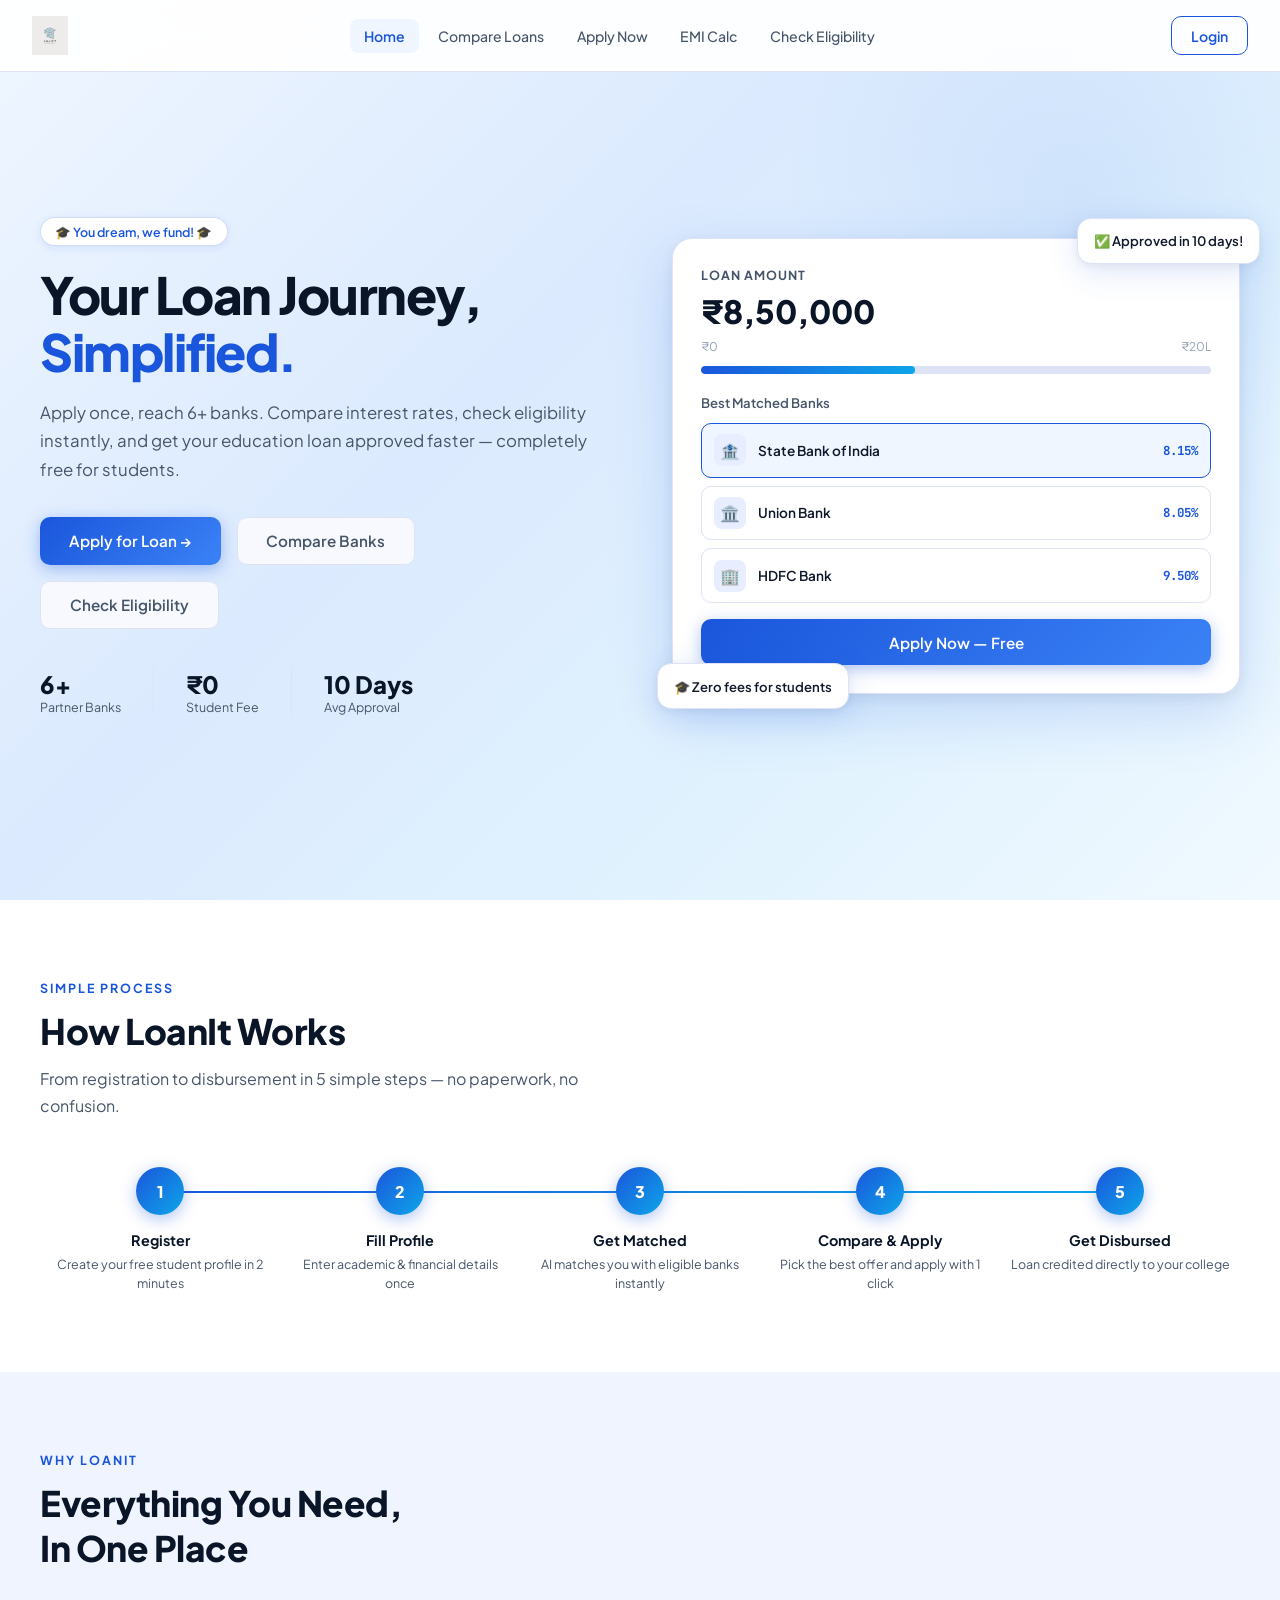
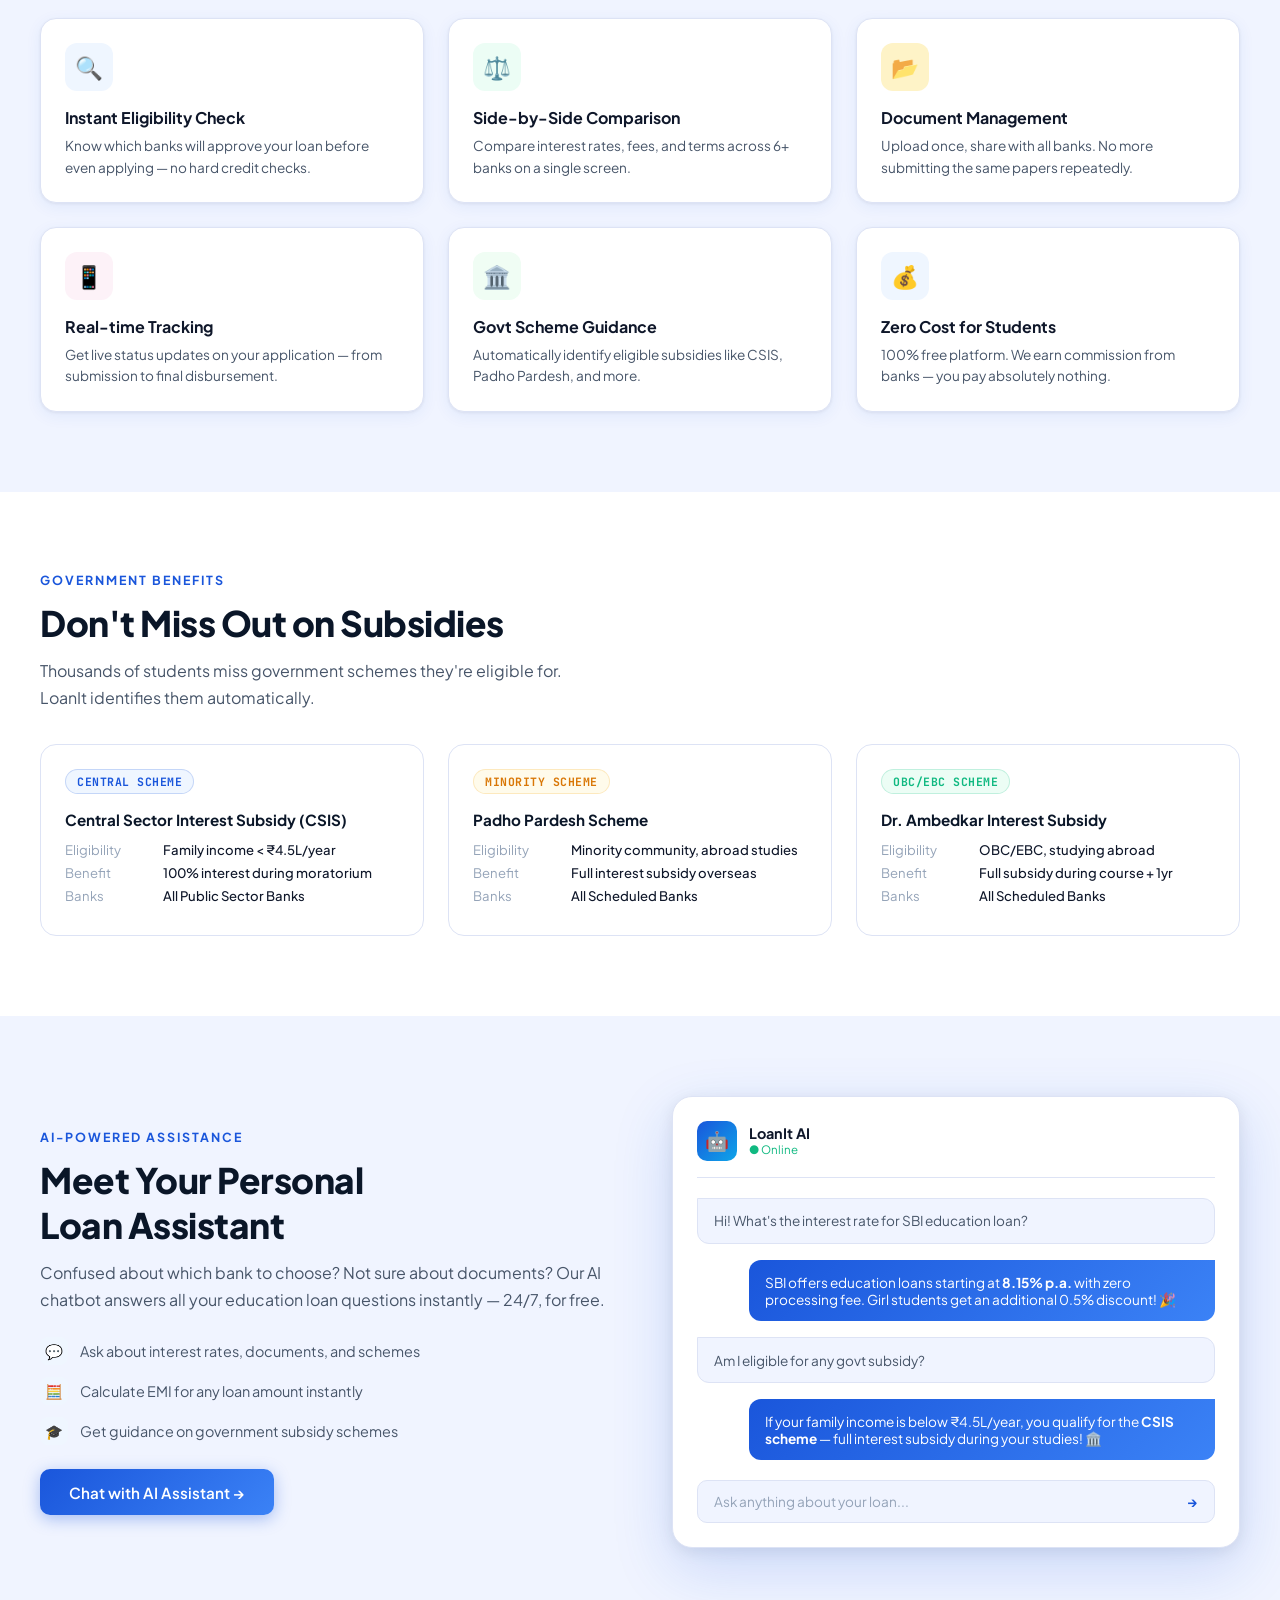
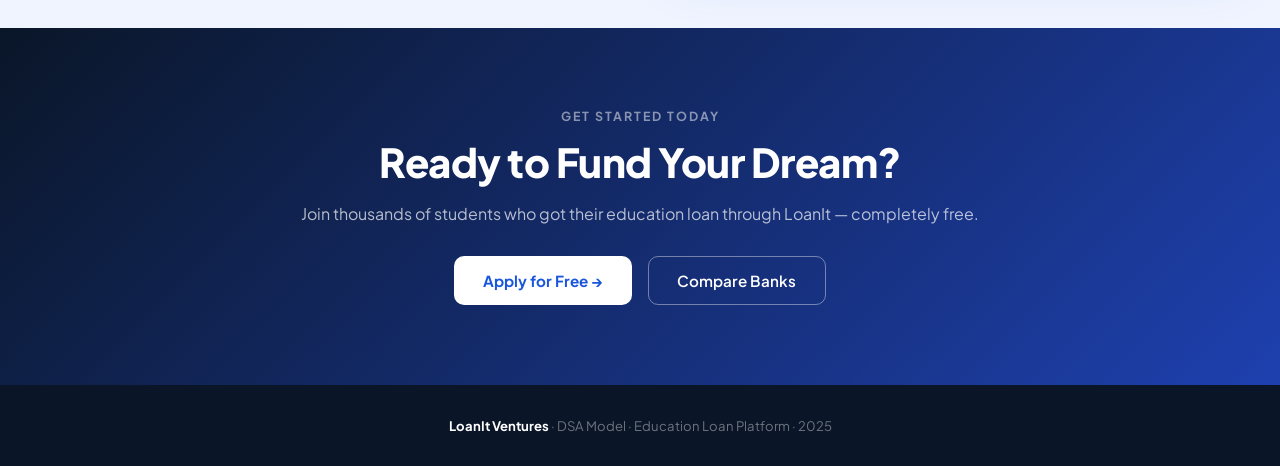
<file: index.html>
<!DOCTYPE html>
<html lang="en">
<head>
  <meta charset="UTF-8"/>
  <meta name="viewport" content="width=device-width, initial-scale=1.0"/>
  <title>LoanIt – You dream, we fund!</title>
  <link rel="stylesheet" href="style.css"/>
  <link rel="icon" type="image/jpg" href="logo.jpg"/>
  <style>
  
    body { background: #f0f4ff; }

    .hero {
      min-height: 100vh;
      display: flex; align-items: center;
      padding: 5rem 2rem 3rem;
      position: relative; overflow: hidden;
    }
    .hero::before {
      content: '';
      position: absolute; inset: 0;
      background: linear-gradient(135deg, #eff6ff 0%, #dbeafe 40%, #e0f2fe 70%, #f0f9ff 100%);
      z-index: -1;
    }
    .hero::after {
      content: '';
      position: absolute;
      width: 600px; height: 600px;
      background: radial-gradient(circle, rgba(26,86,219,0.08) 0%, transparent 70%);
      top: -100px; right: -100px; z-index: -1;
    }
    .hero-inner { max-width: 1200px; margin: 0 auto; width: 100%; display: grid; grid-template-columns: 1fr 1fr; gap: 4rem; align-items: center; }
    .hero-badge {
      display: inline-flex; align-items: center; gap: 0.5rem;
      background: white; border: 1px solid rgba(26,86,219,0.2);
      border-radius: 99px; padding: 0.35rem 0.9rem;
      font-size: 0.78rem; font-weight: 600; color: var(--blue);
      margin-bottom: 1.25rem;
      box-shadow: 0 2px 8px rgba(26,86,219,0.1);
      animation: fadeUp 0.6s ease both;
    }
    .hero-title {
      font-size: 3.2rem; font-weight: 800; line-height: 1.1;
      color: var(--navy); letter-spacing: -1.5px;
      animation: fadeUp 0.6s ease 0.1s both;
    }
    .hero-title span { color: var(--blue); }
    .hero-sub {
      font-size: 1.05rem; color: var(--text2); line-height: 1.7;
      margin: 1.25rem 0 2rem;
      animation: fadeUp 0.6s ease 0.2s both;
    }
    .hero-actions { display: flex; gap: 1rem; flex-wrap: wrap; animation: fadeUp 0.6s ease 0.3s both; }
    .hero-stats { display: flex; gap: 2rem; margin-top: 2.5rem; animation: fadeUp 0.6s ease 0.4s both; }
    .hero-stat-num { font-size: 1.5rem; font-weight: 800; color: var(--navy); }
    .hero-stat-label { font-size: 0.78rem; color: var(--text2); }

    .hero-visual {
      position: relative;
      animation: fadeUp 0.8s ease 0.2s both;
    }
    .hero-card-main {
      background: white; border-radius: 20px;
      box-shadow: var(--shadow-xl);
      padding: 1.75rem; position: relative;
      border: 1px solid var(--border);
    }
    .loan-bar { display: flex; align-items: center; justify-content: space-between; margin-bottom: 0.75rem; }
    .loan-bar-fill { height: 8px; background: var(--border); border-radius: 99px; overflow: hidden; margin-bottom: 1.25rem; }
    .loan-bar-fill-inner { height: 100%; border-radius: 99px; background: linear-gradient(90deg, var(--blue), var(--cyan)); }
    .bank-row { display: flex; align-items: center; gap: 0.75rem; padding: 0.65rem 0.75rem; border-radius: 10px; margin-bottom: 0.5rem; border: 1px solid var(--border); cursor: pointer; transition: all 0.2s; }
    .bank-row:hover { border-color: var(--blue); background: var(--blue-pale); }
    .bank-row.selected { border-color: var(--blue); background: var(--blue-pale); }
    .bank-logo-sm { width: 32px; height: 32px; border-radius: 8px; display: flex; align-items: center; justify-content: center; font-size: 1rem; background: var(--bg2); }
    .bank-name-sm { font-size: 0.85rem; font-weight: 600; flex: 1; }
    .bank-rate-sm { font-size: 0.78rem; font-weight: 700; color: var(--blue); font-family: 'JetBrains Mono', monospace; }

    .floating-card {
      position: absolute; background: white;
      border-radius: 14px; box-shadow: var(--shadow-lg);
      padding: 0.85rem 1rem; border: 1px solid var(--border);
      font-size: 0.82rem; font-weight: 600;
    }
    .float-1 { top: -20px; right: -20px; }
    .float-2 { bottom: -15px; left: -15px; }

    @keyframes fadeUp { from { opacity: 0; transform: translateY(24px); } to { opacity: 1; transform: none; } }

    /* SECTION */
    .section { padding: 5rem 2rem; }
    .section-inner { max-width: 1200px; margin: 0 auto; }
    .section-label { font-size: 0.78rem; font-weight: 700; color: var(--blue); text-transform: uppercase; letter-spacing: 2px; margin-bottom: 0.75rem; }
    .section-title { font-size: 2.2rem; font-weight: 800; color: var(--navy); letter-spacing: -0.5px; margin-bottom: 0.75rem; }
    .section-sub { font-size: 1rem; color: var(--text2); max-width: 540px; line-height: 1.7; }

    /* HOW IT WORKS */
    .how-grid { display: grid; grid-template-columns: repeat(5, 1fr); gap: 0; margin-top: 3rem; position: relative; }
    .how-grid::before { content: ''; position: absolute; top: 24px; left: 10%; right: 10%; height: 2px; background: linear-gradient(90deg, var(--blue), var(--cyan)); z-index: 0; }
    .how-step { text-align: center; position: relative; z-index: 1; }
    .how-circle {
      width: 48px; height: 48px; border-radius: 50%;
      background: linear-gradient(135deg, var(--blue), var(--cyan));
      display: flex; align-items: center; justify-content: center;
      margin: 0 auto 1rem; color: white; font-weight: 800; font-size: 1rem;
      box-shadow: 0 4px 16px rgba(26,86,219,0.35);
    }
    .how-title { font-size: 0.9rem; font-weight: 700; color: var(--navy); margin-bottom: 0.35rem; }
    .how-desc { font-size: 0.78rem; color: var(--text2); line-height: 1.5; padding: 0 0.5rem; }

    /* FEATURES */
    .features-grid { display: grid; grid-template-columns: repeat(3, 1fr); gap: 1.5rem; margin-top: 3rem; }
    .feat-card { background: white; border: 1px solid var(--border); border-radius: var(--radius); padding: 1.5rem; box-shadow: var(--shadow); transition: transform 0.2s, box-shadow 0.2s; }
    .feat-card:hover { transform: translateY(-4px); box-shadow: var(--shadow-lg); }
    .feat-icon { width: 48px; height: 48px; border-radius: 12px; display: flex; align-items: center; justify-content: center; font-size: 1.4rem; margin-bottom: 1rem; }
    .feat-title { font-size: 1rem; font-weight: 700; margin-bottom: 0.4rem; }
    .feat-desc { font-size: 0.85rem; color: var(--text2); line-height: 1.6; }

    /* SCHEMES */
    .schemes-grid { display: grid; grid-template-columns: repeat(3,1fr); gap: 1.5rem; margin-top: 2rem; }
    .scheme-card { background: white; border: 1px solid var(--border); border-radius: var(--radius); padding: 1.5rem; }
    .scheme-name { font-size: 0.95rem; font-weight: 700; color: var(--navy); margin-bottom: 0.75rem; }
    .scheme-row { display: flex; gap: 0.5rem; margin-bottom: 0.4rem; font-size: 0.82rem; }
    .scheme-key { color: var(--text3); min-width: 90px; }
    .scheme-val { color: var(--text); font-weight: 500; }

    /* CTA */
    .cta-section { background: linear-gradient(135deg, var(--navy), var(--blue2)); padding: 5rem 2rem; text-align: center; }
    .cta-title { font-size: 2.5rem; font-weight: 800; color: white; margin-bottom: 1rem; letter-spacing: -0.5px; }
    .cta-sub { color: rgba(255,255,255,0.7); font-size: 1rem; margin-bottom: 2rem; }

    /* FOOTER */
    footer { background: var(--navy); padding: 2rem; text-align: center; }
    .footer-text { color: rgba(255,255,255,0.4); font-size: 0.82rem; }
    .footer-brand { color: white; font-weight: 700; }

    @media (max-width: 900px) {
      .hero-inner { grid-template-columns: 1fr; }
      .hero-visual { display: none; }
      .hero-title { font-size: 2.2rem; }
      .how-grid { grid-template-columns: 1fr 1fr; gap: 2rem; }
      .how-grid::before { display: none; }
      .features-grid, .schemes-grid { grid-template-columns: 1fr; }
    }
  </style>
</head>
<body>

<!-- NAVBAR -->
<nav class="navbar">
  <a href="index.html" class="nav-brand" style="display:flex;align-items:center;gap:0.6rem"><img src="logo.jpg" style="height:40px;width:auto;object-fit:contain"/></a>
  <div class="nav-links">
    <a href="index.html" class="nav-link">Home</a>
    <a href="compare.html" class="nav-link">Compare Loans</a>
    <a href="register.html" class="nav-link">Apply Now</a>
    <a href="emi.html" class="nav-link">EMI Calc</a>
    <a href="eligibility.html" class="nav-link">Check Eligibility</a>
  </div>
  <div class="nav-actions">
    <a href="login.html" class="btn btn-outline" id="navLogin">Login</a>
    <div class="hidden flex-center gap-1" id="navUser">
      <span style="font-size:0.88rem;font-weight:600;color:var(--text2)">Hi, <span id="navUserName"></span></span>
      <a href="dashboard.html" class="btn btn-primary btn-sm">Dashboard</a>
    </div>
  </div>
</nav>

<!-- HERO -->
<section class="hero">
  <div class="hero-inner">
    <div class="hero-content">
      <div class="hero-badge">🎓 You dream, we fund! 🎓</div>
      <h1 class="hero-title">Your Loan Journey,<br><span>Simplified.</span></h1>
      <p class="hero-sub">Apply once, reach 6+ banks. Compare interest rates, check eligibility instantly, and get your education loan approved faster — completely free for students.</p>
      <div class="hero-actions">
        <a href="register.html" class="btn btn-primary btn-lg">Apply for Loan →</a>
        <a href="compare.html" class="btn btn-ghost btn-lg">Compare Banks</a>
        <a href="eligibility.html" class="btn btn-ghost btn-lg">Check Eligibility</a>
      </div>
      <div class="hero-stats">
        <div><div class="hero-stat-num">6+</div><div class="hero-stat-label">Partner Banks</div></div>
        <div style="width:1px;background:var(--border)"></div>
        <div><div class="hero-stat-num">₹0</div><div class="hero-stat-label">Student Fee</div></div>
        <div style="width:1px;background:var(--border)"></div>
        <div><div class="hero-stat-num">10 Days</div><div class="hero-stat-label">Avg Approval</div></div>
      </div>
    </div>

    <div class="hero-visual">
      <div class="hero-card-main">
        <div style="font-size:0.78rem;font-weight:700;color:var(--text2);margin-bottom:0.5rem;text-transform:uppercase;letter-spacing:1px">Loan Amount</div>
        <div style="font-size:2rem;font-weight:800;color:var(--navy);margin-bottom:0.5rem">₹8,50,000</div>
        <div class="loan-bar">
          <span style="font-size:0.75rem;color:var(--text3)">₹0</span>
          <span style="font-size:0.75rem;color:var(--text3)">₹20L</span>
        </div>
        <div class="loan-bar-fill"><div class="loan-bar-fill-inner" style="width:42%"></div></div>
        <div style="font-size:0.82rem;font-weight:600;color:var(--text2);margin-bottom:0.75rem">Best Matched Banks</div>
        <div class="bank-row selected">
          <div class="bank-logo-sm">🏦</div>
          <div class="bank-name-sm">State Bank of India</div>
          <div class="bank-rate-sm">8.15%</div>
        </div>
        <div class="bank-row">
          <div class="bank-logo-sm">🏛️</div>
          <div class="bank-name-sm">Union Bank</div>
          <div class="bank-rate-sm">8.05%</div>
        </div>
        <div class="bank-row">
          <div class="bank-logo-sm">🏢</div>
          <div class="bank-name-sm">HDFC Bank</div>
          <div class="bank-rate-sm">9.50%</div>
        </div>
        <div style="margin-top:1rem">
          <a href="register.html" class="btn btn-primary btn-full btn-lg">Apply Now — Free</a>
        </div>
      </div>
      <div class="floating-card float-1">✅ Approved in 10 days!</div>
      <div class="floating-card float-2">🎓 Zero fees for students</div>
    </div>
  </div>
</section>

<!-- HOW IT WORKS -->
<section class="section" style="background:white;">
  <div class="section-inner">
    <div class="section-label">Simple Process</div>
    <h2 class="section-title">How LoanIt Works</h2>
    <p class="section-sub">From registration to disbursement in 5 simple steps — no paperwork, no confusion.</p>
    <div class="how-grid">
      <div class="how-step"><div class="how-circle">1</div><div class="how-title">Register</div><div class="how-desc">Create your free student profile in 2 minutes</div></div>
      <div class="how-step"><div class="how-circle">2</div><div class="how-title">Fill Profile</div><div class="how-desc">Enter academic & financial details once</div></div>
      <div class="how-step"><div class="how-circle">3</div><div class="how-title">Get Matched</div><div class="how-desc">AI matches you with eligible banks instantly</div></div>
      <div class="how-step"><div class="how-circle">4</div><div class="how-title">Compare & Apply</div><div class="how-desc">Pick the best offer and apply with 1 click</div></div>
      <div class="how-step"><div class="how-circle">5</div><div class="how-title">Get Disbursed</div><div class="how-desc">Loan credited directly to your college</div></div>
    </div>
  </div>
</section>

<!-- FEATURES -->
<section class="section">
  <div class="section-inner">
    <div class="section-label">Why LoanIt</div>
    <h2 class="section-title">Everything You Need,<br>In One Place</h2>
    <div class="features-grid">
      <div class="feat-card">
        <div class="feat-icon" style="background:#eff6ff">🔍</div>
        <div class="feat-title">Instant Eligibility Check</div>
        <div class="feat-desc">Know which banks will approve your loan before even applying — no hard credit checks.</div>
      </div>
      <div class="feat-card">
        <div class="feat-icon" style="background:#ecfdf5">⚖️</div>
        <div class="feat-title">Side-by-Side Comparison</div>
        <div class="feat-desc">Compare interest rates, fees, and terms across 6+ banks on a single screen.</div>
      </div>
      <div class="feat-card">
        <div class="feat-icon" style="background:#fef3c7">📂</div>
        <div class="feat-title">Document Management</div>
        <div class="feat-desc">Upload once, share with all banks. No more submitting the same papers repeatedly.</div>
      </div>
      <div class="feat-card">
        <div class="feat-icon" style="background:#fdf2f8">📱</div>
        <div class="feat-title">Real-time Tracking</div>
        <div class="feat-desc">Get live status updates on your application — from submission to final disbursement.</div>
      </div>
      <div class="feat-card">
        <div class="feat-icon" style="background:#f0fdf4">🏛️</div>
        <div class="feat-title">Govt Scheme Guidance</div>
        <div class="feat-desc">Automatically identify eligible subsidies like CSIS, Padho Pardesh, and more.</div>
      </div>
      <div class="feat-card">
        <div class="feat-icon" style="background:#eff6ff">💰</div>
        <div class="feat-title">Zero Cost for Students</div>
        <div class="feat-desc">100% free platform. We earn commission from banks — you pay absolutely nothing.</div>
      </div>
    </div>
  </div>
</section>

<!-- GOVT SCHEMES -->
<section class="section" style="background:white;">
  <div class="section-inner">
    <div class="section-label">Government Benefits</div>
    <h2 class="section-title">Don't Miss Out on Subsidies</h2>
    <p class="section-sub">Thousands of students miss government schemes they're eligible for. LoanIt identifies them automatically.</p>
    <div class="schemes-grid">
      <div class="scheme-card">
        <div class="badge badge-blue mb-2">Central Scheme</div>
        <div class="scheme-name">Central Sector Interest Subsidy (CSIS)</div>
        <div class="scheme-row"><span class="scheme-key">Eligibility</span><span class="scheme-val">Family income &lt; ₹4.5L/year</span></div>
        <div class="scheme-row"><span class="scheme-key">Benefit</span><span class="scheme-val">100% interest during moratorium</span></div>
        <div class="scheme-row"><span class="scheme-key">Banks</span><span class="scheme-val">All Public Sector Banks</span></div>
      </div>
      <div class="scheme-card">
        <div class="badge badge-orange mb-2">Minority Scheme</div>
        <div class="scheme-name">Padho Pardesh Scheme</div>
        <div class="scheme-row"><span class="scheme-key">Eligibility</span><span class="scheme-val">Minority community, abroad studies</span></div>
        <div class="scheme-row"><span class="scheme-key">Benefit</span><span class="scheme-val">Full interest subsidy overseas</span></div>
        <div class="scheme-row"><span class="scheme-key">Banks</span><span class="scheme-val">All Scheduled Banks</span></div>
      </div>
      <div class="scheme-card">
        <div class="badge badge-green mb-2">OBC/EBC Scheme</div>
        <div class="scheme-name">Dr. Ambedkar Interest Subsidy</div>
        <div class="scheme-row"><span class="scheme-key">Eligibility</span><span class="scheme-val">OBC/EBC, studying abroad</span></div>
        <div class="scheme-row"><span class="scheme-key">Benefit</span><span class="scheme-val">Full subsidy during course + 1yr</span></div>
        <div class="scheme-row"><span class="scheme-key">Banks</span><span class="scheme-val">All Scheduled Banks</span></div>
      </div>
    </div>
  </div>
</section>

<!-- AI CHATBOT SECTION -->
<section class="section">
  <div class="section-inner" style="display:grid;grid-template-columns:1fr 1fr;gap:4rem;align-items:center">
    <div>
      <div class="section-label">AI-Powered Assistance</div>
      <h2 class="section-title">Meet Your Personal<br>Loan Assistant</h2>
      <p class="section-sub" style="max-width:100%">Confused about which bank to choose? Not sure about documents? Our AI chatbot answers all your education loan questions instantly — 24/7, for free.</p>
      <ul style="margin:1.5rem 0;list-style:none;display:flex;flex-direction:column;gap:0.75rem">
        <li style="display:flex;align-items:center;gap:0.75rem;font-size:0.9rem;color:var(--text2)"><span style="width:28px;height:28px;border-radius:8px;background:var(--blue-pale);display:flex;align-items:center;justify-content:center;font-size:0.9rem;flex-shrink:0">💬</span>Ask about interest rates, documents, and schemes</li>
        <li style="display:flex;align-items:center;gap:0.75rem;font-size:0.9rem;color:var(--text2)"><span style="width:28px;height:28px;border-radius:8px;background:var(--blue-pale);display:flex;align-items:center;justify-content:center;font-size:0.9rem;flex-shrink:0">🧮</span>Calculate EMI for any loan amount instantly</li>
        <li style="display:flex;align-items:center;gap:0.75rem;font-size:0.9rem;color:var(--text2)"><span style="width:28px;height:28px;border-radius:8px;background:var(--blue-pale);display:flex;align-items:center;justify-content:center;font-size:0.9rem;flex-shrink:0">🎓</span>Get guidance on government subsidy schemes</li>
      </ul>
      <a href="chatbot.html" class="btn btn-primary btn-lg">Chat with AI Assistant →</a>
    </div>
    <div style="background:white;border:1px solid var(--border);border-radius:20px;padding:1.5rem;box-shadow:var(--shadow-xl)">
      <div style="display:flex;align-items:center;gap:0.75rem;margin-bottom:1.25rem;padding-bottom:1rem;border-bottom:1px solid var(--border)">
        <div style="width:40px;height:40px;border-radius:10px;background:linear-gradient(135deg,var(--blue),var(--cyan));display:flex;align-items:center;justify-content:center;font-size:1.2rem">🤖</div>
        <div><div style="font-weight:700;font-size:0.9rem">LoanIt AI</div><div style="font-size:0.72rem;color:var(--green)">● Online</div></div>
      </div>
      <div style="display:flex;flex-direction:column;gap:1rem">
        <div style="background:var(--bg);border-radius:0 12px 12px 12px;padding:0.85rem 1rem;font-size:0.85rem;color:var(--text2);border:1px solid var(--border)">Hi! What's the interest rate for SBI education loan?</div>
        <div style="background:linear-gradient(135deg,var(--blue),var(--blue-light));border-radius:12px 0 12px 12px;padding:0.85rem 1rem;font-size:0.85rem;color:white;align-self:flex-end;max-width:90%">SBI offers education loans starting at <strong>8.15% p.a.</strong> with zero processing fee. Girl students get an additional 0.5% discount! 🎉</div>
        <div style="background:var(--bg);border-radius:0 12px 12px 12px;padding:0.85rem 1rem;font-size:0.85rem;color:var(--text2);border:1px solid var(--border)">Am I eligible for any govt subsidy?</div>
        <div style="background:linear-gradient(135deg,var(--blue),var(--blue-light));border-radius:12px 0 12px 12px;padding:0.85rem 1rem;font-size:0.85rem;color:white;align-self:flex-end;max-width:90%">If your family income is below ₹4.5L/year, you qualify for the <strong>CSIS scheme</strong> — full interest subsidy during your studies! 🏛️</div>
      </div>
      <a href="chatbot.html" style="display:flex;align-items:center;gap:0.5rem;margin-top:1.25rem;padding:0.75rem 1rem;background:var(--bg);border:1.5px solid var(--border);border-radius:10px;font-size:0.85rem;color:var(--text3);text-decoration:none;transition:0.2s" onmouseover="this.style.borderColor='var(--blue)'" onmouseout="this.style.borderColor='var(--border)'">Ask anything about your loan... <span style="margin-left:auto;color:var(--blue);font-weight:700">→</span></a>
    </div>
  </div>
</section>

<!-- CTA -->
<section class="cta-section">
  <div class="section-label" style="color:rgba(255,255,255,0.5)">Get Started Today</div>
  <h2 class="cta-title">Ready to Fund Your Dream?</h2>
  <p class="cta-sub">Join thousands of students who got their education loan through LoanIt — completely free.</p>
  <div style="display:flex;gap:1rem;justify-content:center;flex-wrap:wrap">
    <a href="register.html" class="btn btn-lg" style="background:white;color:var(--blue);font-weight:700">Apply for Free →</a>
    <a href="compare.html" class="btn btn-lg btn-outline" style="border-color:rgba(255,255,255,0.4);color:white">Compare Banks</a>
  </div>
</section>

<footer>
  <p class="footer-text"><span class="footer-brand">LoanIt Ventures</span> · DSA Model · Education Loan Platform · 2025</p>
</footer>

<script src="app.js"></script>
</body>
</html>
</file>
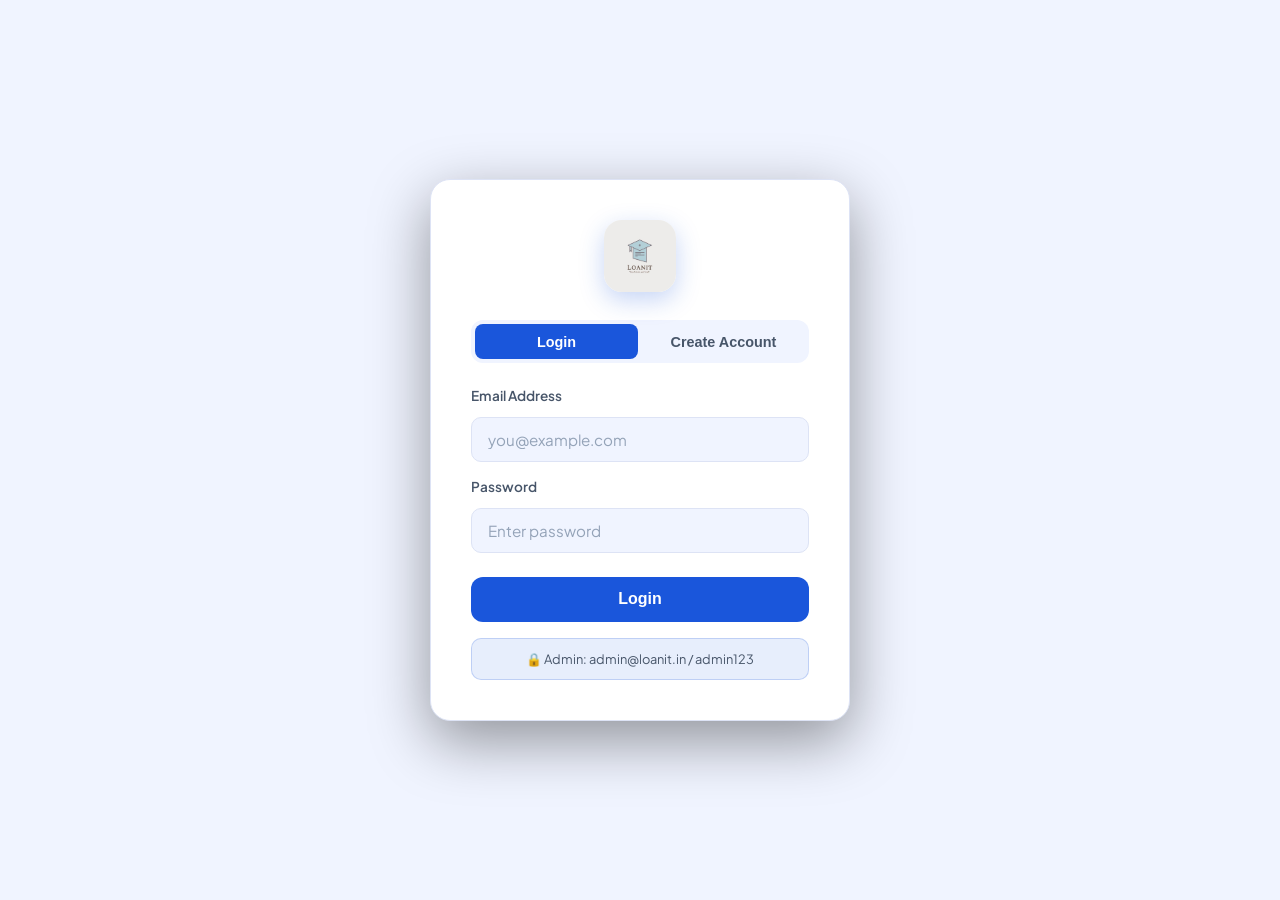
<file: admin.html>
<!DOCTYPE html>
<html lang="en">
<head>
<meta charset="UTF-8"/>
<meta name="viewport" content="width=device-width, initial-scale=1.0"/>
<title>LoanIt – Admin Panel</title>
<link rel="stylesheet" href="style.css"/>
<link rel="icon" href="logo.jpg" type="image/jpeg"/>
<style>
  .modal-overlay { display:none; position:fixed; inset:0; background:rgba(0,0,0,0.75); z-index:1000; align-items:center; justify-content:center; padding:1rem; }
  .modal-overlay.open { display:flex; }
  .modal-box { background:var(--surface); border-radius:20px; padding:2rem; width:100%; max-width:620px; max-height:90vh; overflow-y:auto; box-shadow:0 24px 80px rgba(0,0,0,0.5); }
  .detail-grid { display:grid; grid-template-columns:1fr 1fr; gap:.6rem; margin-bottom:1rem; }
  .detail-item { padding:.6rem .8rem; background:var(--bg); border-radius:10px; }
  .detail-item .label { font-size:.75rem; color:var(--text-muted); font-weight:600; margin-bottom:.2rem; }
  .detail-item .value { font-size:.92rem; color:var(--text); font-weight:500; }
  .section-title { font-size:.85rem; font-weight:700; color:var(--primary); margin:1rem 0 .5rem; text-transform:uppercase; letter-spacing:.05em; }
</style>
</head>
<body>
<div class="app-layout">
  <aside class="sidebar">
    <a href="index.html" class="nav-brand" style="display:flex;align-items:center;gap:0.6rem">
      <img src="logo.jpg" class="nav-logo-img" alt="LoanIt"/>
      <span style="font-size:.75rem;background:rgba(255,255,255,0.15);padding:2px 10px;border-radius:99px;color:rgba(255,255,255,0.85);font-weight:700">ADMIN</span>
    </a>
    <nav class="nav-links">
      <a href="admin.html" class="nav-item active"><span class="nav-icon">🛡️</span><span>All Applications</span></a>
      <a href="#" class="nav-item" onclick="toggleUsers()"><span class="nav-icon">👥</span><span>Users</span></a>
    </nav>
    <div class="nav-bottom">
      <button onclick="doLogout()" class="nav-item" style="width:100%;border:none;background:none;cursor:pointer;text-align:left;">
        <span class="nav-icon">🚪</span><span>Logout</span>
      </button>
    </div>
  </aside>

  <main class="main-content">
    <div class="page-header">
      <div>
        <h1 class="page-title">Admin Panel</h1>
        <p class="page-subtitle">Manage all loan applications</p>
      </div>
      <button class="btn btn-primary" onclick="loadApplications()">🔄 Refresh</button>
    </div>

    <!-- Stats -->
    <div class="stats-grid">
      <div class="stat-card blue"><div class="stat-icon">📋</div><div class="stat-info"><div class="stat-value" id="aTotal">0</div><div class="stat-label">Total Applications</div></div></div>
      <div class="stat-card yellow"><div class="stat-icon">⏳</div><div class="stat-info"><div class="stat-value" id="aPending">0</div><div class="stat-label">Pending Review</div></div></div>
      <div class="stat-card green"><div class="stat-icon">✅</div><div class="stat-info"><div class="stat-value" id="aApproved">0</div><div class="stat-label">Approved</div></div></div>
      <div class="stat-card purple"><div class="stat-icon">💰</div><div class="stat-info"><div class="stat-value" id="aAmount">₹0</div><div class="stat-label">Total Loan Value</div></div></div>
    </div>

    <!-- Filter Bar -->
    <div class="card" style="padding:1rem 1.5rem">
      <div style="display:flex;gap:1rem;align-items:center;flex-wrap:wrap">
        <input type="text" id="searchInput" placeholder="Search by name or college..." oninput="filterApps()"
          style="flex:1;min-width:200px;padding:.6rem 1rem;background:var(--bg);border:1.5px solid var(--border);border-radius:10px;color:var(--text)"/>
        <select id="statusFilter" onchange="filterApps()"
          style="padding:.6rem 1rem;background:var(--bg);border:1.5px solid var(--border);border-radius:10px;color:var(--text)">
          <option value="">All Status</option>
          <option value="submitted">Submitted</option>
          <option value="under_review">Under Review</option>
          <option value="approved">Approved</option>
          <option value="rejected">Rejected</option>
          <option value="disbursed">Disbursed</option>
        </select>
        <select id="bankFilter" onchange="filterApps()"
          style="padding:.6rem 1rem;background:var(--bg);border:1.5px solid var(--border);border-radius:10px;color:var(--text)">
          <option value="">All Banks</option>
          <option>State Bank of India</option>
          <option>HDFC Bank</option>
          <option>Axis Bank</option>
          <option>Bank of Baroda</option>
          <option>Union Bank</option>
          <option>Punjab National Bank</option>
        </select>
      </div>
    </div>

    <!-- Applications Table -->
    <div class="card">
      <div id="adminAppsList"></div>
    </div>

    <!-- Users Section -->
    <div class="card" id="usersSection" style="display:none">
      <h2 class="card-title">Registered Users</h2>
      <div id="usersList"></div>
    </div>
  </main>
</div>

<!-- View Details Modal -->
<div class="modal-overlay" id="detailModal">
  <div class="modal-box">
    <div style="display:flex;justify-content:space-between;align-items:center;margin-bottom:1.5rem">
      <h2 style="margin:0;font-size:1.2rem">Application Details</h2>
      <button onclick="closeDetailModal()" style="background:none;border:none;font-size:1.5rem;cursor:pointer;color:var(--text-muted)">✕</button>
    </div>
    <div id="detailContent"></div>
    <div style="margin-top:1.5rem">
      <p class="section-title">Update Status</p>
      <div style="display:flex;gap:1rem;align-items:center">
        <select id="newStatus" style="flex:1;padding:.75rem;background:var(--bg);border:1.5px solid var(--border);border-radius:10px;color:var(--text)">
          <option value="submitted">Submitted</option>
          <option value="under_review">Under Review</option>
          <option value="document_pending">Document Pending</option>
          <option value="approved">Approved</option>
          <option value="rejected">Rejected</option>
          <option value="disbursed">Disbursed</option>
        </select>
        <button class="btn btn-primary" onclick="saveStatus()">Save Status</button>
      </div>
    </div>
    <div style="text-align:right;margin-top:1rem">
      <button class="btn btn-outline" onclick="closeDetailModal()">Close</button>
    </div>
  </div>
</div>

<script src="app.js"></script>
<script>
  if (!isAdmin()) window.location.href = 'login.html';
  function doLogout() { logout(); }

  let allApps = [];
  let currentEditId = null;

  const statusColor = { submitted:'#f59e0b', under_review:'#3b82f6', document_pending:'#f59e0b', approved:'#10b981', rejected:'#ef4444', disbursed:'#8b5cf6' };
  const statusLabel = { submitted:'Submitted', under_review:'Under Review', document_pending:'Docs Pending', approved:'Approved', rejected:'Rejected', disbursed:'Disbursed' };

  function loadApplications() {
    allApps = getApplications();
    renderStats(allApps);
    renderTable(allApps);
  }

  function renderStats(apps) {
    document.getElementById('aTotal').textContent = apps.length;
    document.getElementById('aPending').textContent = apps.filter(a => ['submitted','under_review','document_pending'].includes(a.status)).length;
    document.getElementById('aApproved').textContent = apps.filter(a => a.status === 'approved').length;
    const total = apps.reduce((s, a) => s + parseFloat(a.loanAmount || 0), 0);
    document.getElementById('aAmount').textContent = '₹' + (total / 100000).toFixed(1) + 'L';
  }

  function renderTable(apps) {
    if (!apps.length) {
      document.getElementById('adminAppsList').innerHTML = `
        <div style="text-align:center;padding:3rem;color:var(--text-muted)">
          <div style="font-size:3rem">📭</div>
          <p style="margin-top:1rem">No applications found.</p>
        </div>`;
      return;
    }
    document.getElementById('adminAppsList').innerHTML = `
      <div style="overflow-x:auto">
      <table style="width:100%;border-collapse:collapse;min-width:700px">
        <thead><tr style="border-bottom:2px solid var(--border)">
          <th style="text-align:left;padding:.75rem .5rem;color:var(--text-muted);font-size:.8rem">Applicant</th>
          <th style="text-align:left;padding:.75rem .5rem;color:var(--text-muted);font-size:.8rem">Course / College</th>
          <th style="text-align:left;padding:.75rem .5rem;color:var(--text-muted);font-size:.8rem">Bank</th>
          <th style="text-align:left;padding:.75rem .5rem;color:var(--text-muted);font-size:.8rem">Amount</th>
          <th style="text-align:left;padding:.75rem .5rem;color:var(--text-muted);font-size:.8rem">Status</th>
          <th style="text-align:left;padding:.75rem .5rem;color:var(--text-muted);font-size:.8rem">Actions</th>
        </tr></thead>
        <tbody>${apps.map(a => `
          <tr style="border-bottom:1px solid var(--border)">
            <td style="padding:.75rem .5rem">
              <div style="font-weight:600">${a.fullName || '—'}</div>
              <div style="font-size:.78rem;color:var(--text-muted)">${a.mobile || a.userEmail || ''}</div>
            </td>
            <td style="padding:.75rem .5rem">
              <div style="font-size:.9rem">${a.course || '—'}</div>
              <div style="font-size:.78rem;color:var(--text-muted)">${a.college || '—'}</div>
            </td>
            <td style="padding:.75rem .5rem;font-size:.9rem">${a.bank || '—'}</td>
            <td style="padding:.75rem .5rem;font-weight:700">₹${Number(a.loanAmount||0).toLocaleString('en-IN')}</td>
            <td style="padding:.75rem .5rem">
              <span style="background:${statusColor[a.status]||'#6b7280'}22;color:${statusColor[a.status]||'#6b7280'};padding:.2rem .65rem;border-radius:99px;font-size:.78rem;font-weight:700">
                ${statusLabel[a.status] || a.status}
              </span>
            </td>
            <td style="padding:.75rem .5rem">
              <div style="display:flex;gap:.5rem">
                <button onclick="viewDetails('${a.id}')" style="padding:.35rem .75rem;background:rgba(26,86,219,0.15);color:var(--primary);border:1px solid rgba(26,86,219,0.3);border-radius:8px;cursor:pointer;font-size:.82rem;font-weight:600">👁 View</button>
                <button onclick="quickStatus('${a.id}','${a.status}')" style="padding:.35rem .75rem;background:var(--primary);color:#fff;border:none;border-radius:8px;cursor:pointer;font-size:.82rem">✏️ Status</button>
              </div>
            </td>
          </tr>`).join('')}
        </tbody>
      </table></div>`;
  }

  function filterApps() {
    const search = document.getElementById('searchInput').value.toLowerCase();
    const status = document.getElementById('statusFilter').value;
    const bank = document.getElementById('bankFilter').value;
    const filtered = allApps.filter(a =>
      (!search || (a.fullName||'').toLowerCase().includes(search) || (a.college||'').toLowerCase().includes(search)) &&
      (!status || a.status === status) &&
      (!bank || a.bank === bank)
    );
    renderTable(filtered);
  }

  function viewDetails(id) {
    const a = allApps.find(x => x.id === id);
    if (!a) return;
    currentEditId = id;
    document.getElementById('newStatus').value = a.status || 'submitted';

    function di(label, value) {
      return `<div class="detail-item"><div class="label">${label}</div><div class="value">${value || '—'}</div></div>`;
    }

    document.getElementById('detailContent').innerHTML = `
      <p class="section-title">👤 Personal Information</p>
      <div class="detail-grid">
        ${di('Full Name', a.fullName)}
        ${di('Date of Birth', a.dob)}
        ${di('Mobile', a.mobile)}
        ${di('Email', a.email)}
        ${di('PAN Number', a.pan)}
        ${di('Aadhaar', a.aadhaar)}
      </div>
      <div class="detail-item" style="margin-bottom:.6rem"><div class="label">Address</div><div class="value">${a.address || '—'}</div></div>

      <p class="section-title">🎓 Academic Information</p>
      <div class="detail-grid">
        ${di('Course', a.course)}
        ${di('College / University', a.college)}
        ${di('Duration', a.duration ? a.duration + ' Years' : '—')}
        ${di('Admission Year', a.admYear)}
        ${di('Marks / CGPA', a.marks)}
        ${di('Co-applicant', a.coApplicant)}
        ${di('Co-applicant Income', a.coIncome ? '₹' + Number(a.coIncome).toLocaleString('en-IN') : '—')}
      </div>

      <p class="section-title">🏦 Loan Information</p>
      <div class="detail-grid">
        ${di('Selected Bank', a.bank)}
        ${di('Interest Rate', a.interestRate)}
        ${di('Loan Amount', '₹' + Number(a.loanAmount||0).toLocaleString('en-IN'))}
        ${di('Applied On', a.createdAt ? new Date(a.createdAt).toLocaleDateString('en-IN',{day:'2-digit',month:'short',year:'numeric'}) : '—')}
        ${di('Application ID', a.id)}
        ${di('Current Status', statusLabel[a.status] || a.status)}
      </div>

      ${a.statusHistory && a.statusHistory.length > 1 ? `
      <p class="section-title">📋 Status History</p>
      <div style="display:flex;flex-direction:column;gap:.4rem">
        ${a.statusHistory.map(h => `
          <div style="display:flex;align-items:center;gap:.75rem;padding:.5rem .8rem;background:var(--bg);border-radius:8px">
            <span style="width:10px;height:10px;border-radius:50%;background:${statusColor[h.status]||'#6b7280'};flex-shrink:0"></span>
            <span style="font-weight:600;font-size:.88rem">${statusLabel[h.status]||h.status}</span>
            <span style="color:var(--text-muted);font-size:.8rem;margin-left:auto">${new Date(h.date).toLocaleDateString('en-IN',{day:'2-digit',month:'short',year:'numeric'})}</span>
          </div>`).join('')}
      </div>` : ''}`;

    document.getElementById('detailModal').classList.add('open');
  }

  function quickStatus(id, currentStatus) {
    currentEditId = id;
    // Find the app and open modal directly on status section
    const a = allApps.find(x => x.id === id);
    if (a) viewDetails(id);
  }

  function closeDetailModal() {
    document.getElementById('detailModal').classList.remove('open');
    currentEditId = null;
  }

  function saveStatus() {
    if (!currentEditId) return;
    const newStatus = document.getElementById('newStatus').value;
    updateAppStatus(currentEditId, newStatus);
    showToast('Status updated to: ' + (statusLabel[newStatus] || newStatus), 'success');
    closeDetailModal();
    loadApplications();
  }

  function toggleUsers() {
    const section = document.getElementById('usersSection');
    if (section.style.display === 'none') {
      section.style.display = 'block';
      const users = getUsers();
      document.getElementById('usersList').innerHTML = users.filter(u => u.role !== 'admin').length
        ? `<table style="width:100%;border-collapse:collapse">
            <thead><tr style="border-bottom:1px solid var(--border)">
              <th style="text-align:left;padding:.75rem;color:var(--text-muted);font-size:.85rem">Name</th>
              <th style="text-align:left;padding:.75rem;color:var(--text-muted);font-size:.85rem">Email</th>
              <th style="text-align:left;padding:.75rem;color:var(--text-muted);font-size:.85rem">Joined</th>
            </tr></thead>
            <tbody>${users.filter(u => u.role !== 'admin').map(u => `
              <tr style="border-bottom:1px solid var(--border)">
                <td style="padding:.75rem;font-weight:600">${u.name}</td>
                <td style="padding:.75rem;color:var(--text-muted)">${u.email}</td>
                <td style="padding:.75rem;font-size:.85rem;color:var(--text-muted)">${new Date(u.createdAt).toLocaleDateString('en-IN',{day:'2-digit',month:'short',year:'numeric'})}</td>
              </tr>`).join('')}
            </tbody>
          </table>`
        : '<p style="color:var(--text-muted);padding:1rem">No registered students yet.</p>';
    } else {
      section.style.display = 'none';
    }
  }

  // Close modal on overlay click
  document.getElementById('detailModal').addEventListener('click', function(e) {
    if (e.target === this) closeDetailModal();
  });

  loadApplications();
</script>
</body>
</html>
</file>
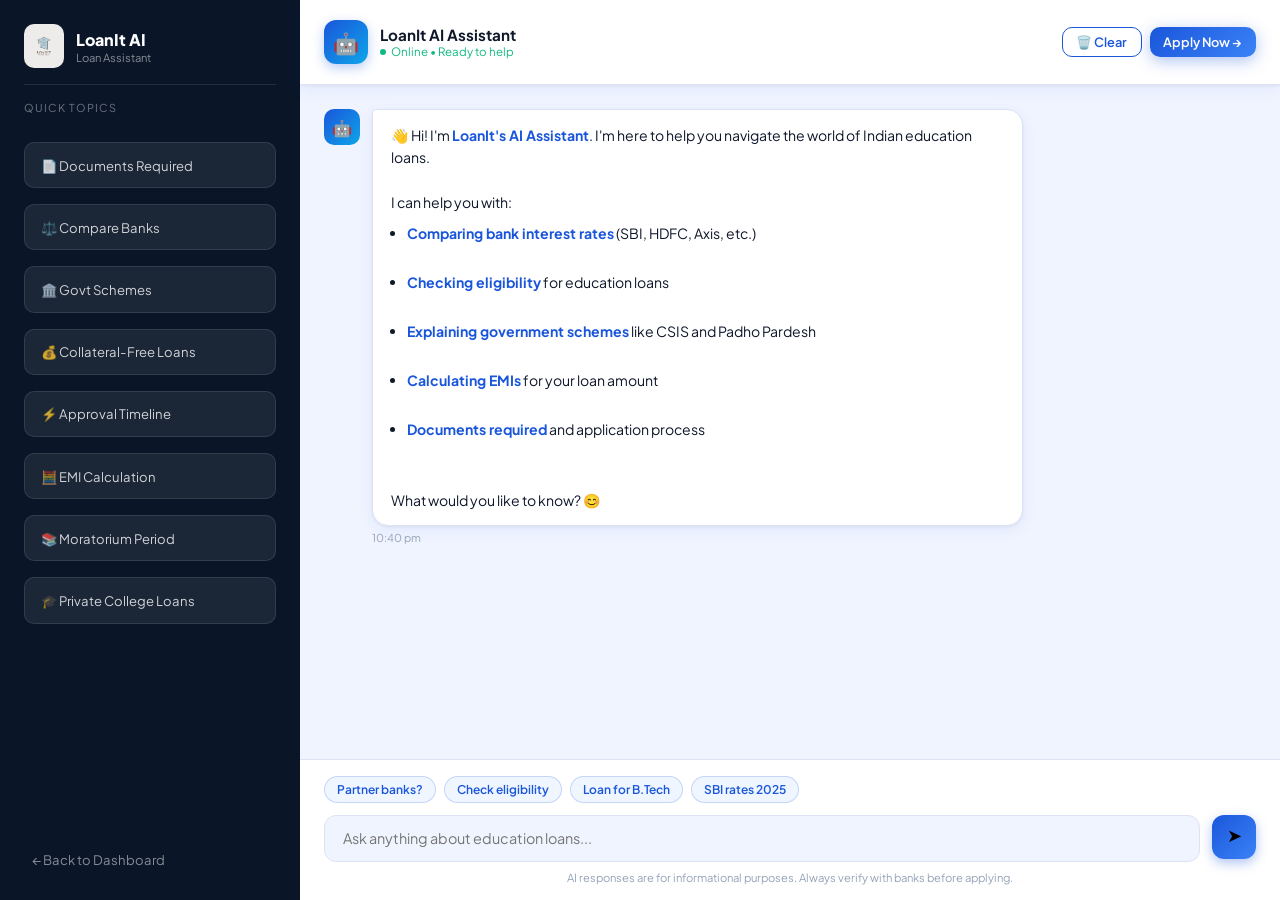
<file: chatbot.html>
<!DOCTYPE html>
<html lang="en">
<head>
<meta charset="UTF-8"/>
<meta name="viewport" content="width=device-width, initial-scale=1.0"/>
<title>LoanIt AI Assistant</title>
<link rel="stylesheet" href="style.css"/>
<link rel="icon" href="logo.jpg" type="image/jpeg"/>
<style>
  .chat-layout {
    display: grid;
    grid-template-columns: 300px 1fr;
    height: 100vh;
    overflow: hidden;
  }
  .chat-sidebar {
    background: var(--navy);
    padding: 1.5rem;
    display: flex;
    flex-direction: column;
    gap: 1rem;
    overflow-y: auto;
  }
  .chat-sidebar-brand {
    display: flex; align-items: center; gap: 0.75rem;
    padding-bottom: 1rem; border-bottom: 1px solid rgba(255,255,255,0.1);
    text-decoration: none;
  }
  .chat-sidebar-brand img { height: 44px; border-radius: 10px; }
  .chat-sidebar-title { color: white; font-weight: 800; font-size: 1rem; }
  .chat-sidebar-sub { color: rgba(255,255,255,0.5); font-size: 0.7rem; }

  .quick-topic {
    background: rgba(255,255,255,0.07);
    border: 1px solid rgba(255,255,255,0.1);
    border-radius: 10px; padding: 0.85rem 1rem;
    cursor: pointer; transition: all 0.2s;
    color: rgba(255,255,255,0.8);
    font-size: 0.82rem;
    font-family: 'Plus Jakarta Sans', sans-serif;
    text-align: left; width: 100%;
  }
  .quick-topic:hover { background: rgba(26,86,219,0.4); border-color: rgba(26,86,219,0.5); color: white; }
  .quick-topic-label { font-size: 0.68rem; color: rgba(255,255,255,0.4); text-transform: uppercase; letter-spacing: 1px; margin-bottom: 0.75rem; }

  .sidebar-back {
    display: flex; align-items: center; gap: 0.5rem;
    color: rgba(255,255,255,0.5); font-size: 0.82rem;
    text-decoration: none; padding: 0.5rem;
    border-radius: 8px; transition: 0.2s; margin-top: auto;
  }
  .sidebar-back:hover { color: white; background: rgba(255,255,255,0.08); }

  /* MAIN CHAT AREA */
  .chat-main { display: flex; flex-direction: column; background: var(--bg); }
  .chat-header {
    padding: 1.25rem 1.5rem;
    background: white; border-bottom: 1px solid var(--border);
    display: flex; align-items: center; justify-content: space-between;
    box-shadow: var(--shadow);
  }
  .chat-header-info { display: flex; align-items: center; gap: 0.75rem; }
  .bot-avatar {
    width: 44px; height: 44px; border-radius: 12px;
    background: linear-gradient(135deg, var(--blue), var(--cyan));
    display: flex; align-items: center; justify-content: center;
    font-size: 1.3rem; box-shadow: 0 4px 12px rgba(26,86,219,0.3);
  }
  .bot-name { font-weight: 700; font-size: 0.95rem; }
  .bot-status { font-size: 0.72rem; color: var(--green); display: flex; align-items: center; gap: 0.3rem; }
  .status-dot { width: 6px; height: 6px; border-radius: 50%; background: var(--green); animation: pulse 2s infinite; }
  @keyframes pulse { 0%,100%{opacity:1} 50%{opacity:0.4} }

  .messages-area {
    flex: 1; overflow-y: auto; padding: 1.5rem;
    display: flex; flex-direction: column; gap: 1.25rem;
    scroll-behavior: smooth;
  }
  .msg { display: flex; gap: 0.75rem; max-width: 75%; animation: msgIn 0.3s ease; }
  @keyframes msgIn { from { opacity:0; transform: translateY(10px); } to { opacity:1; transform: none; } }
  .msg.user { flex-direction: row-reverse; align-self: flex-end; }
  .msg-avatar {
    width: 36px; height: 36px; border-radius: 10px; flex-shrink: 0;
    display: flex; align-items: center; justify-content: center; font-size: 1rem;
  }
  .msg.bot .msg-avatar { background: linear-gradient(135deg, var(--blue), var(--cyan)); }
  .msg.user .msg-avatar { background: var(--navy); }
  .msg-bubble {
    padding: 0.85rem 1.1rem; border-radius: 16px;
    font-size: 0.88rem; line-height: 1.6;
  }
  .msg.bot .msg-bubble {
    background: white; border: 1px solid var(--border);
    border-top-left-radius: 4px; box-shadow: var(--shadow);
    color: var(--text);
  }
  .msg.user .msg-bubble {
    background: linear-gradient(135deg, var(--blue), var(--blue-light));
    color: white; border-bottom-right-radius: 4px;
  }
  .msg-time { font-size: 0.68rem; color: var(--text3); margin-top: 0.3rem; }
  .msg.user .msg-time { text-align: right; }

  .typing-indicator { display: flex; gap: 4px; align-items: center; padding: 0.5rem 0; }
  .typing-dot { width: 8px; height: 8px; border-radius: 50%; background: var(--text3); animation: typing 1.4s infinite; }
  .typing-dot:nth-child(2) { animation-delay: 0.2s; }
  .typing-dot:nth-child(3) { animation-delay: 0.4s; }
  @keyframes typing { 0%,60%,100%{transform:translateY(0)} 30%{transform:translateY(-6px)} }

  /* INPUT AREA */
  .chat-input-area {
    padding: 1rem 1.5rem;
    background: white; border-top: 1px solid var(--border);
  }
  .input-suggestions { display: flex; gap: 0.5rem; flex-wrap: wrap; margin-bottom: 0.75rem; }
  .suggestion-chip {
    padding: 0.3rem 0.75rem; border-radius: 99px;
    background: var(--blue-pale); color: var(--blue);
    font-size: 0.75rem; font-weight: 600; cursor: pointer;
    border: 1px solid rgba(26,86,219,0.2); transition: all 0.2s;
    font-family: 'Plus Jakarta Sans', sans-serif;
  }
  .suggestion-chip:hover { background: var(--blue); color: white; }
  .input-row { display: flex; gap: 0.75rem; }
  .chat-input {
    flex: 1; padding: 0.85rem 1.1rem;
    background: var(--bg); border: 1.5px solid var(--border);
    border-radius: 12px; color: var(--text);
    font-family: 'Plus Jakarta Sans', sans-serif;
    font-size: 0.9rem; outline: none; transition: all 0.2s;
  }
  .chat-input:focus { border-color: var(--blue); background: white; box-shadow: 0 0 0 3px rgba(26,86,219,0.1); }
  .send-btn {
    width: 44px; height: 44px; border-radius: 12px;
    background: linear-gradient(135deg, var(--blue), var(--blue-light));
    border: none; cursor: pointer; display: flex;
    align-items: center; justify-content: center;
    font-size: 1.1rem; transition: all 0.2s;
    box-shadow: 0 4px 12px rgba(26,86,219,0.35);
  }
  .send-btn:hover { transform: translateY(-2px); box-shadow: 0 6px 16px rgba(26,86,219,0.45); }
  .send-btn:disabled { opacity: 0.5; cursor: not-allowed; transform: none; }

  .disclaimer { font-size: 0.7rem; color: var(--text3); text-align: center; margin-top: 0.5rem; }

  @media (max-width: 768px) {
    .chat-layout { grid-template-columns: 1fr; }
    .chat-sidebar { display: none; }
    .msg { max-width: 90%; }
  }

  /* Rich message content */
  .msg-bubble ul { margin: 0.5rem 0 0 1rem; }
  .msg-bubble li { margin-bottom: 0.25rem; }
  .msg-bubble strong { color: var(--blue); }
  .msg.user .msg-bubble strong { color: rgba(255,255,255,0.9); }
  .msg-bubble .rate-table { margin-top: 0.75rem; border-collapse: collapse; width: 100%; font-size: 0.82rem; }
  .msg-bubble .rate-table th { background: var(--blue-pale); color: var(--blue); padding: 0.4rem 0.6rem; text-align: left; }
  .msg-bubble .rate-table td { padding: 0.4rem 0.6rem; border-top: 1px solid var(--border); }
</style>
</head>
<body>

<div class="chat-layout">
  <!-- SIDEBAR -->
  <aside class="chat-sidebar">
    <a href="index.html" class="chat-sidebar-brand">
      <img src="logo.jpg" alt="LoanIt"/>
      <div>
        <div class="chat-sidebar-title">LoanIt AI</div>
        <div class="chat-sidebar-sub">Loan Assistant</div>
      </div>
    </a>

    <div class="quick-topic-label">Quick Topics</div>

    <button class="quick-topic" onclick="askTopic('What documents do I need for an education loan?')">
      📄 Documents Required
    </button>
    <button class="quick-topic" onclick="askTopic('Compare SBI vs HDFC education loan rates')">
      ⚖️ Compare Banks
    </button>
    <button class="quick-topic" onclick="askTopic('How does the CSIS subsidy scheme work?')">
      🏛️ Govt Schemes
    </button>
    <button class="quick-topic" onclick="askTopic('What is the maximum loan I can get without collateral?')">
      💰 Collateral-Free Loans
    </button>
    <button class="quick-topic" onclick="askTopic('How long does loan approval take?')">
      ⚡ Approval Timeline
    </button>
    <button class="quick-topic" onclick="askTopic('Calculate EMI for ₹5 lakh loan at 8.15% for 10 years')">
      🧮 EMI Calculation
    </button>
    <button class="quick-topic" onclick="askTopic('What is the moratorium period in education loans?')">
      📚 Moratorium Period
    </button>
    <button class="quick-topic" onclick="askTopic('Can I get a loan for a private college?')">
      🎓 Private College Loans
    </button>

    <a href="dashboard.html" class="sidebar-back">← Back to Dashboard</a>
  </aside>

  <!-- MAIN CHAT -->
  <div class="chat-main">
    <div class="chat-header">
      <div class="chat-header-info">
        <div class="bot-avatar">🤖</div>
        <div>
          <div class="bot-name">LoanIt AI Assistant</div>
          <div class="bot-status"><div class="status-dot"></div> Online • Ready to help</div>
        </div>
      </div>
      <div style="display:flex;gap:0.5rem">
        <button class="btn btn-outline btn-sm" onclick="clearChat()">🗑️ Clear</button>
        <a href="register.html" class="btn btn-primary btn-sm">Apply Now →</a>
      </div>
    </div>

    <div class="messages-area" id="messagesArea">
      <!-- Welcome message injected by JS -->
    </div>

    <div class="chat-input-area">
      <div class="input-suggestions" id="suggestions">
        <button class="suggestion-chip" onclick="askTopic('What banks does LoanIt work with?')">Partner banks?</button>
        <button class="suggestion-chip" onclick="askTopic('Am I eligible for an education loan?')">Check eligibility</button>
        <button class="suggestion-chip" onclick="askTopic('How much loan can I get for B.Tech?')">Loan for B.Tech</button>
        <button class="suggestion-chip" onclick="askTopic('What is the interest rate for SBI education loan in 2025?')">SBI rates 2025</button>
      </div>
      <div class="input-row">
        <input
          class="chat-input"
          id="chatInput"
          placeholder="Ask anything about education loans..."
          onkeydown="if(event.key==='Enter' && !event.shiftKey){event.preventDefault();sendMessage()}"
        />
        <button class="send-btn" id="sendBtn" onclick="sendMessage()">➤</button>
      </div>
      <div class="disclaimer">AI responses are for informational purposes. Always verify with banks before applying.</div>
    </div>
  </div>
</div>

<script>
const SYSTEM_PROMPT = `You are LoanIt's AI Assistant — a friendly, knowledgeable expert on Indian education loans. You work for LoanIt, an online platform that helps students get education loans by connecting them with multiple banks.

LoanIt's key facts:
- Free platform for students — we earn commission from banks
- Partner banks: SBI (8.15%), Union Bank (8.05%), Bank of Baroda (8.35%), Punjab National Bank (8.45%), HDFC Bank (9.50%), Axis Bank (13.70%)
- Single application reaches all partner banks
- Average approval in 10–15 days
- Apply at: register.html

Key Indian education loan facts you know:
- Education loans up to ₹7.5L need no collateral (under IBA scheme)
- Moratorium period = course duration + 1 year (no repayment during study)
- CSIS scheme: 100% interest subsidy for families with income < ₹4.5L/year
- Padho Pardesh: subsidy for minority students going abroad
- Dr. Ambedkar scheme: OBC/EBC students studying abroad
- Tax benefit under Section 80E — full interest deduction for 8 years
- Girl students get 0.5% concession at most public sector banks
- Co-applicant (parent/guardian) is usually required

EMI formula: EMI = P × r × (1+r)^n / ((1+r)^n - 1) where r = monthly rate, n = months

Guidelines:
- Be concise, warm, and helpful
- Use bullet points and structured answers when listing info
- Always mention that LoanIt is free for students when relevant
- If asked about applying, direct to the Apply Now button or register.html
- Use ₹ for Indian rupees
- Format interest rates clearly (e.g., 8.15% p.a.)
- Keep responses focused and under 200 words unless a detailed comparison is needed
- When comparing banks, use a structured format`;

let messages = [];
let isLoading = false;

function getTime() {
  return new Date().toLocaleTimeString('en-IN', { hour: '2-digit', minute: '2-digit' });
}

function renderMessages() {
  const area = document.getElementById('messagesArea');
  area.innerHTML = messages.map(m => {
    if (m.role === 'system') return '';
    const isUser = m.role === 'user';
    return `<div class="msg ${isUser ? 'user' : 'bot'}">
      <div class="msg-avatar">${isUser ? '👤' : '🤖'}</div>
      <div>
        <div class="msg-bubble">${formatMessage(m.content)}</div>
        <div class="msg-time">${m.time || ''}</div>
      </div>
    </div>`;
  }).join('');

  if (isLoading) {
    area.innerHTML += `<div class="msg bot">
      <div class="msg-avatar">🤖</div>
      <div>
        <div class="msg-bubble">
          <div class="typing-indicator">
            <div class="typing-dot"></div>
            <div class="typing-dot"></div>
            <div class="typing-dot"></div>
          </div>
        </div>
      </div>
    </div>`;
  }

  area.scrollTop = area.scrollHeight;
}

function formatMessage(text) {
  // Convert markdown-style formatting to HTML
  return text
    .replace(/\*\*(.*?)\*\*/g, '<strong>$1</strong>')
    .replace(/\*(.*?)\*/g, '<em>$1</em>')
    .replace(/^• (.+)$/gm, '<li>$1</li>')
    .replace(/^- (.+)$/gm, '<li>$1</li>')
    .replace(/(<li>.*<\/li>)/s, '<ul>$1</ul>')
    .replace(/\n\n/g, '<br><br>')
    .replace(/\n/g, '<br>');
}

async function sendMessage(text) {
  const input = document.getElementById('chatInput');
  const userText = text || input.value.trim();
  if (!userText || isLoading) return;

  input.value = '';
  messages.push({ role: 'user', content: userText, time: getTime() });
  isLoading = true;
  renderMessages();
  document.getElementById('sendBtn').disabled = true;
  document.getElementById('suggestions').style.display = 'none';

  try {
    const apiMessages = [
      { role: 'user', content: SYSTEM_PROMPT + '\n\nYou are now answering questions. Be helpful, concise, and friendly.' },
      { role: 'assistant', content: 'Understood! I\'m ready to help with education loan questions.' },
      ...messages
        .filter(m => m.role !== 'system')
        .map(m => ({ role: m.role, content: m.content }))
    ];

    const response = await fetch('https://api.anthropic.com/v1/messages', {
      method: 'POST',
      headers: { 'Content-Type': 'application/json' },
      body: JSON.stringify({
        model: 'claude-sonnet-4-20250514',
        max_tokens: 1000,
        messages: apiMessages
      })
    });

    const data = await response.json();
    const reply = data.content?.[0]?.text || 'Sorry, I could not get a response. Please try again.';
    messages.push({ role: 'assistant', content: reply, time: getTime() });
  } catch (err) {
    messages.push({
      role: 'assistant',
      content: 'I\'m having trouble connecting right now. Please try again in a moment, or **[apply directly](register.html)** to get started with your loan.',
      time: getTime()
    });
  }

  isLoading = false;
  document.getElementById('sendBtn').disabled = false;
  renderMessages();
}

function askTopic(text) {
  sendMessage(text);
}

function clearChat() {
  messages = [];
  renderMessages();
  showWelcome();
  document.getElementById('suggestions').style.display = 'flex';
}

function showWelcome() {
  messages = [{
    role: 'assistant',
    content: `👋 Hi! I'm **LoanIt's AI Assistant**. I'm here to help you navigate the world of Indian education loans.\n\nI can help you with:\n• **Comparing bank interest rates** (SBI, HDFC, Axis, etc.)\n• **Checking eligibility** for education loans\n• **Explaining government schemes** like CSIS and Padho Pardesh\n• **Calculating EMIs** for your loan amount\n• **Documents required** and application process\n\nWhat would you like to know? 😊`,
    time: getTime()
  }];
  renderMessages();
}

showWelcome();
</script>
</body>
</html>
</file>
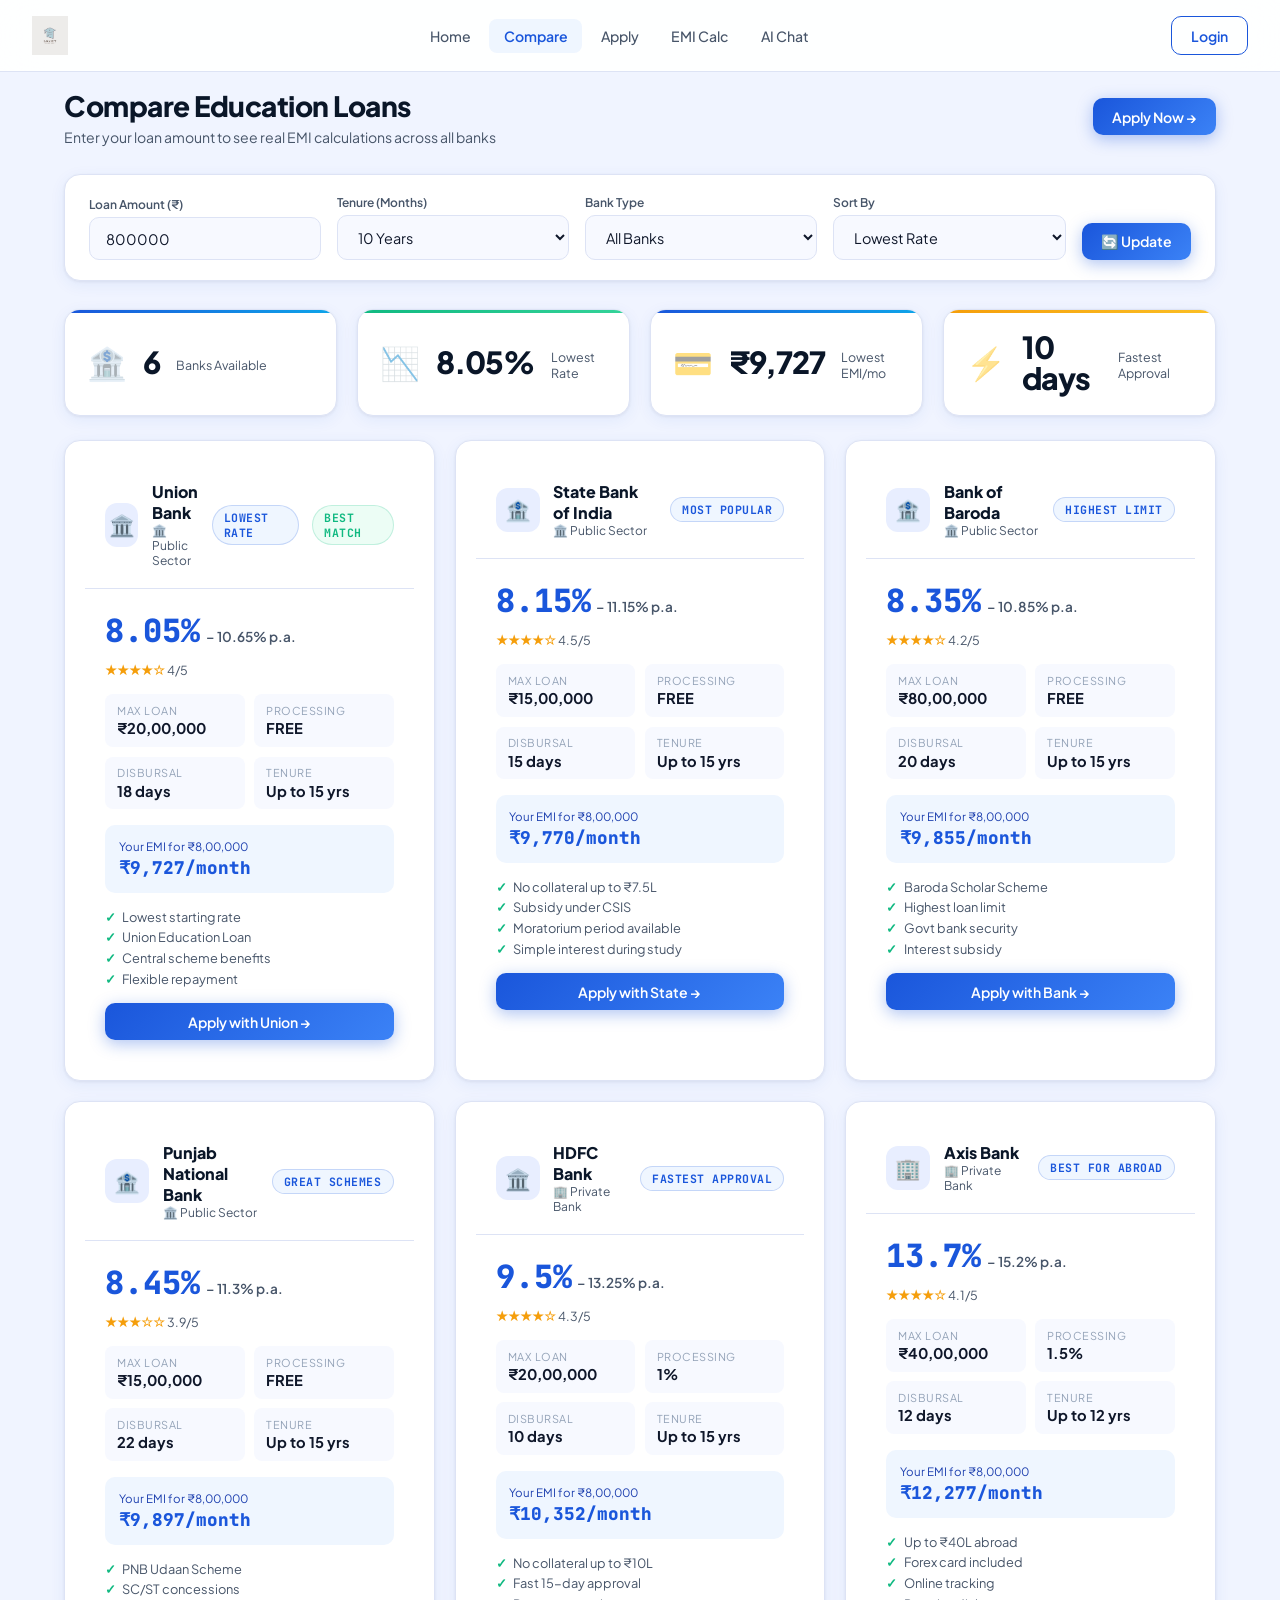
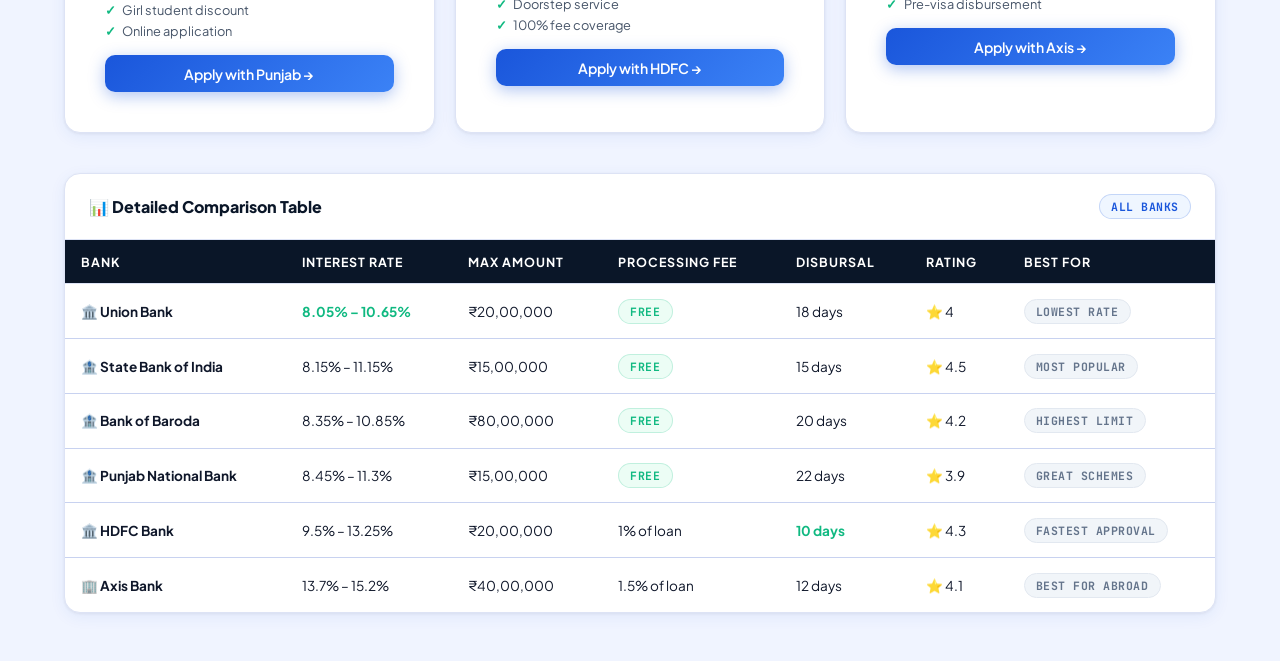
<file: compare.html>
<!DOCTYPE html>
<html lang="en">
<head>
  <meta charset="UTF-8"/>
  <meta name="viewport" content="width=device-width, initial-scale=1.0"/>
  <title>Compare Loans – LoanIt</title>
  <link rel="stylesheet" href="style.css"/>
  <link rel="icon" type="image/jpg" href="logo.jpg"/>
  <style>
    .compare-layout { max-width: 1200px; margin: 0 auto; padding: 5.5rem 1.5rem 3rem; }
    .filter-bar { background: white; border: 1px solid var(--border); border-radius: var(--radius); padding: 1.25rem 1.5rem; margin-bottom: 1.75rem; box-shadow: var(--shadow); }
    .filter-row { display: grid; grid-template-columns: 1fr 1fr 1fr 1fr auto; gap: 1rem; align-items: end; }
    .filter-label { font-size: 0.75rem; font-weight: 600; color: var(--text2); margin-bottom: 0.35rem; }
    .bank-grid { display: grid; grid-template-columns: repeat(3, 1fr); gap: 1.25rem; }
    .bank-card { background: white; border: 1.5px solid var(--border); border-radius: var(--radius); overflow: hidden; box-shadow: var(--shadow); transition: all 0.25s; }
    .bank-card:hover { transform: translateY(-4px); box-shadow: var(--shadow-lg); border-color: var(--blue); }
    .bank-card-header { padding: 1.25rem; display: flex; align-items: center; gap: 0.85rem; border-bottom: 1px solid var(--border); }
    .bank-icon { width: 44px; height: 44px; border-radius: 12px; display: flex; align-items: center; justify-content: center; font-size: 1.3rem; background: var(--bg2); }
    .bank-card-name { font-size: 1rem; font-weight: 800; color: var(--navy); }
    .bank-card-type { font-size: 0.75rem; color: var(--text2); }
    .bank-card-body { padding: 1.25rem; }
    .bank-rate-display { display: flex; align-items: baseline; gap: 0.35rem; margin-bottom: 0.5rem; }
    .bank-rate-num { font-size: 2rem; font-weight: 800; color: var(--blue); font-family: 'JetBrains Mono', monospace; }
    .bank-rate-suffix { font-size: 0.85rem; color: var(--text2); font-weight: 600; }
    .bank-meta { display: grid; grid-template-columns: 1fr 1fr; gap: 0.6rem; margin: 1rem 0; }
    .bank-meta-item { background: var(--surface2); border-radius: 8px; padding: 0.6rem 0.75rem; }
    .bank-meta-label { font-size: 0.68rem; color: var(--text3); text-transform: uppercase; letter-spacing: 0.5px; }
    .bank-meta-val { font-size: 0.92rem; font-weight: 700; color: var(--text); margin-top: 0.15rem; }
    .bank-features { margin-bottom: 1rem; }
    .bank-feature { display: flex; align-items: flex-start; gap: 0.4rem; font-size: 0.8rem; color: var(--text2); margin-bottom: 0.3rem; }
    .bank-feature::before { content: '✓'; color: var(--green); font-weight: 700; flex-shrink: 0; }
    .bank-stars { color: #f59e0b; font-size: 0.88rem; }
    .emi-calc { background: var(--blue-pale); border-radius: var(--radius-sm); padding: 0.85rem; margin-bottom: 1rem; }
    .emi-calc-label { font-size: 0.72rem; color: var(--blue2); margin-bottom: 0.15rem; }
    .emi-calc-val { font-size: 1.1rem; font-weight: 800; color: var(--blue); font-family: 'JetBrains Mono', monospace; }

    /* COMPARISON TABLE */
    .compare-table-wrapper { background: white; border: 1px solid var(--border); border-radius: var(--radius); overflow: hidden; box-shadow: var(--shadow); margin-top: 2.5rem; }
    .compare-table-header { padding: 1.25rem 1.5rem; border-bottom: 1px solid var(--border); display: flex; justify-content: space-between; align-items: center; }
    .compare-table th { background: var(--navy); color: white; font-size: 0.78rem; padding: 0.85rem 1rem; }
    .compare-table td { font-size: 0.85rem; }
    .compare-table .best { color: var(--green); font-weight: 700; }

    @media (max-width: 900px) { .bank-grid { grid-template-columns: 1fr 1fr; } .filter-row { grid-template-columns: 1fr 1fr; } }
    @media (max-width: 600px) { .bank-grid { grid-template-columns: 1fr; } }
  </style>
</head>
<body>

<nav class="navbar">
  <a href="index.html" class="nav-brand" style="display:flex;align-items:center;gap:0.6rem"><img src="logo.jpg" style="height:40px;width:auto;object-fit:contain"/></a>
  <div class="nav-links">
    <a href="index.html" class="nav-link">Home</a>
    <a href="compare.html" class="nav-link active">Compare</a>
    <a href="register.html" class="nav-link">Apply</a>
    <a href="emi.html" class="nav-link">EMI Calc</a>
    <a href="chatbot.html" class="nav-link">AI Chat</a>
  </div>
  <div class="nav-actions">
    <a href="login.html" class="btn btn-outline" id="navLogin">Login</a>
    <div class="hidden flex-center gap-1" id="navUser">
      <span style="font-size:0.88rem;font-weight:600;color:var(--text2)">Hi, <span id="navUserName"></span></span>
      <a href="dashboard.html" class="btn btn-primary btn-sm">Dashboard</a>
    </div>
  </div>
</nav>

<div class="compare-layout">
  <div class="page-header">
    <div>
      <h1 class="page-title">Compare Education Loans</h1>
      <p class="page-sub">Enter your loan amount to see real EMI calculations across all banks</p>
    </div>
    <a href="register.html" class="btn btn-primary">Apply Now →</a>
  </div>

  <!-- FILTER BAR -->
  <div class="filter-bar">
    <div class="filter-row">
      <div>
        <div class="filter-label">Loan Amount (₹)</div>
        <input type="number" class="form-input" id="f_amount" value="800000" placeholder="e.g. 800000" oninput="renderBanks()"/>
      </div>
      <div>
        <div class="filter-label">Tenure (Months)</div>
        <select class="form-select" id="f_tenure" onchange="renderBanks()">
          <option value="60">5 Years</option>
          <option value="84">7 Years</option>
          <option value="120" selected>10 Years</option>
          <option value="180">15 Years</option>
        </select>
      </div>
      <div>
        <div class="filter-label">Bank Type</div>
        <select class="form-select" id="f_type" onchange="renderBanks()">
          <option value="">All Banks</option>
          <option value="PSB">Public Sector</option>
          <option value="Private">Private Banks</option>
        </select>
      </div>
      <div>
        <div class="filter-label">Sort By</div>
        <select class="form-select" id="f_sort" onchange="renderBanks()">
          <option value="rate">Lowest Rate</option>
          <option value="emi">Lowest EMI</option>
          <option value="disbursal">Fastest Disbursal</option>
          <option value="rating">Highest Rated</option>
        </select>
      </div>
      <button class="btn btn-primary" onclick="renderBanks()">🔄 Update</button>
    </div>
  </div>

  <!-- RESULTS SUMMARY -->
  <div class="grid-4 mb-3" id="summaryCards"></div>

  <!-- BANK CARDS -->
  <div class="bank-grid" id="bankGrid"></div>

  <!-- COMPARISON TABLE -->
  <div class="compare-table-wrapper">
    <div class="compare-table-header">
      <div style="font-size:1rem;font-weight:800;color:var(--navy)">📊 Detailed Comparison Table</div>
      <span class="badge badge-blue">All Banks</span>
    </div>
    <div class="table-wrapper">
      <table class="compare-table">
        <thead>
          <tr>
            <th>Bank</th><th>Interest Rate</th><th>Max Amount</th><th>Processing Fee</th>
            <th>Disbursal</th><th>Rating</th><th>Best For</th>
          </tr>
        </thead>
        <tbody id="compareTableBody"></tbody>
      </table>
    </div>
  </div>
</div>

<script src="app.js"></script>
<script>
function getFiltered() {
  const amount = parseFloat(document.getElementById('f_amount').value) || 800000;
  const type   = document.getElementById('f_type').value;
  const sort   = document.getElementById('f_sort').value;
  const tenure = parseInt(document.getElementById('f_tenure').value);

  let banks = BANKS.filter(b => !type || b.type === type);

  banks = banks.map(b => ({ ...b, emi: calcEMI(Math.min(amount, b.maxAmount), b.minRate, tenure) }));

  if (sort === 'rate')      banks.sort((a,b) => a.minRate - b.minRate);
  else if (sort === 'emi')  banks.sort((a,b) => a.emi - b.emi);
  else if (sort === 'disbursal') banks.sort((a,b) => a.disbursalDays - b.disbursalDays);
  else if (sort === 'rating')    banks.sort((a,b) => b.rating - a.rating);

  return { banks, amount, tenure };
}

function renderBanks() {
  const { banks, amount, tenure } = getFiltered();

  // Summary cards
  const minRate = Math.min(...banks.map(b => b.minRate));
  const minEMI  = Math.min(...banks.map(b => b.emi));
  const minDisbursal = Math.min(...banks.map(b => b.disbursalDays));
  document.getElementById('summaryCards').innerHTML = `
    <div class="stat-card blue"><div class="stat-icon">🏦</div><div class="stat-num">${banks.length}</div><div class="stat-label">Banks Available</div></div>
    <div class="stat-card green"><div class="stat-icon">📉</div><div class="stat-num">${minRate}%</div><div class="stat-label">Lowest Rate</div></div>
    <div class="stat-card blue"><div class="stat-icon">💳</div><div class="stat-num">${fmtCurrency(Math.round(minEMI))}</div><div class="stat-label">Lowest EMI/mo</div></div>
    <div class="stat-card orange"><div class="stat-icon">⚡</div><div class="stat-num">${minDisbursal} days</div><div class="stat-label">Fastest Approval</div></div>
  `;

  // Bank cards
  document.getElementById('bankGrid').innerHTML = banks.map((b, i) => `
    <div class="bank-card">
      <div class="bank-card-header">
        <div class="bank-icon">${b.logo}</div>
        <div style="flex:1">
          <div class="bank-card-name">${b.name}</div>
          <div class="bank-card-type">${b.type === 'PSB' ? '🏛️ Public Sector' : '🏢 Private Bank'}</div>
        </div>
        ${b.tag ? `<span class="badge badge-blue">${b.tag}</span>` : ''}
        ${i === 0 ? '<span class="badge badge-green">Best Match</span>' : ''}
      </div>
      <div class="bank-card-body">
        <div class="bank-rate-display">
          <div class="bank-rate-num">${b.minRate}%</div>
          <div class="bank-rate-suffix">– ${b.maxRate}% p.a.</div>
        </div>
        <div class="bank-stars">${'★'.repeat(Math.floor(b.rating))}${'☆'.repeat(5-Math.floor(b.rating))} <span style="font-size:0.78rem;color:var(--text2)">${b.rating}/5</span></div>
        <div class="bank-meta">
          <div class="bank-meta-item"><div class="bank-meta-label">Max Loan</div><div class="bank-meta-val">${fmtCurrency(b.maxAmount)}</div></div>
          <div class="bank-meta-item"><div class="bank-meta-label">Processing</div><div class="bank-meta-val">${b.processingFee === 0 ? 'FREE' : b.processingFee + '%'}</div></div>
          <div class="bank-meta-item"><div class="bank-meta-label">Disbursal</div><div class="bank-meta-val">${b.disbursalDays} days</div></div>
          <div class="bank-meta-item"><div class="bank-meta-label">Tenure</div><div class="bank-meta-val">Up to ${b.tenure[1]/12} yrs</div></div>
        </div>
        <div class="emi-calc">
          <div class="emi-calc-label">Your EMI for ${fmtCurrency(Math.min(amount, b.maxAmount))}</div>
          <div class="emi-calc-val">${fmtCurrency(Math.round(b.emi))}/month</div>
        </div>
        <div class="bank-features">
          ${b.features.map(f => `<div class="bank-feature">${f}</div>`).join('')}
        </div>
        <a href="register.html" class="btn btn-primary btn-full">Apply with ${b.name.split(' ')[0]} →</a>
      </div>
    </div>
  `).join('');

  // Table
  document.getElementById('compareTableBody').innerHTML = banks.map(b => `
    <tr>
      <td><strong>${b.logo} ${b.name}</strong></td>
      <td class="${b.minRate === Math.min(...banks.map(x=>x.minRate)) ? 'best' : ''}">${b.minRate}% – ${b.maxRate}%</td>
      <td>${fmtCurrency(b.maxAmount)}</td>
      <td>${b.processingFee === 0 ? '<span class="badge badge-green">Free</span>' : b.processingFee + '% of loan'}</td>
      <td class="${b.disbursalDays === Math.min(...banks.map(x=>x.disbursalDays)) ? 'best' : ''}">${b.disbursalDays} days</td>
      <td>⭐ ${b.rating}</td>
      <td><span class="badge badge-gray">${b.tag || b.type}</span></td>
    </tr>
  `).join('');
}

renderBanks();
</script>
</body>
</html>
</file>
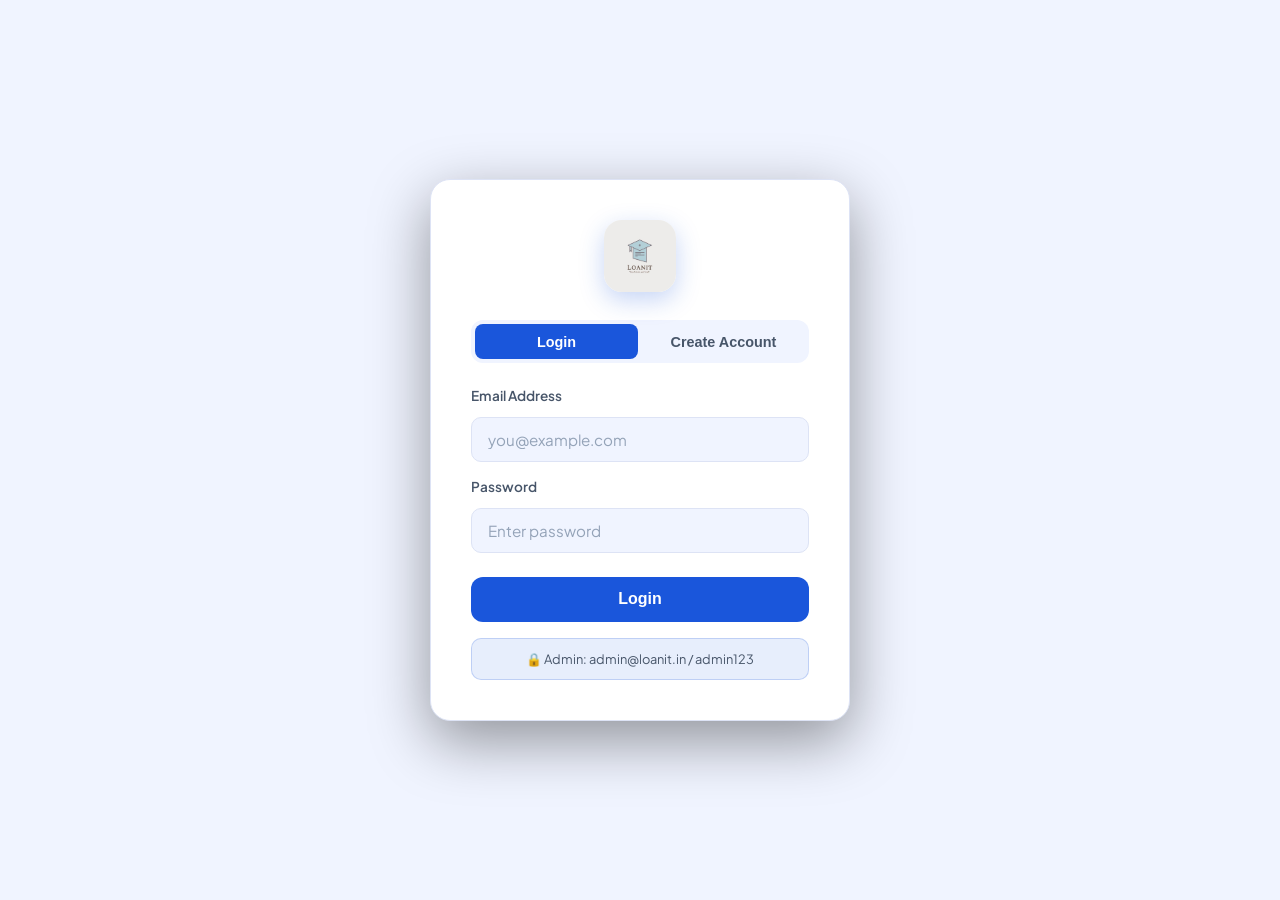
<file: dashboard.html>
<!DOCTYPE html>
<html lang="en">
<head>
<meta charset="UTF-8"/>
<meta name="viewport" content="width=device-width, initial-scale=1.0"/>
<title>LoanIt – Dashboard</title>
<link rel="stylesheet" href="style.css"/>
<link rel="icon" href="logo.jpg" type="image/jpeg"/>
</head>
<body>
<div class="app-layout">
  <aside class="sidebar">
    <a href="index.html" class="nav-brand" style="display:flex;align-items:center;gap:0.6rem">
      <img src="logo.jpg" class="nav-logo-img" alt="LoanIt"/>
    </a>
    <nav class="nav-links">
      <a href="dashboard.html" class="nav-item active"><span class="nav-icon">📊</span><span>Dashboard</span></a>
      <a href="register.html" class="nav-item"><span class="nav-icon">📝</span><span>Apply for Loan</span></a>
      <a href="compare.html" class="nav-item"><span class="nav-icon">⚖️</span><span>Compare Banks</span></a>
      <a href="upload.html" class="nav-item"><span class="nav-icon">📁</span><span>Documents</span></a>
      <a href="emi.html" class="nav-item"><span class="nav-icon">🧮</span><span>EMI Calculator</span></a>
      <a href="eligibility.html" class="nav-item"><span class="nav-icon">✅</span><span>Check Eligibility</span></a>
      <a href="chatbot.html" class="nav-item"><span class="nav-icon">🤖</span><span>AI Assistant</span></a>
    </nav>
    <div class="nav-bottom">
      <button onclick="doLogout()" class="nav-item" style="width:100%;border:none;background:none;cursor:pointer;text-align:left;">
        <span class="nav-icon">🚪</span><span>Logout</span>
      </button>
    </div>
  </aside>

  <main class="main-content">
    <div class="page-header">
      <div>
        <h1 class="page-title">My Dashboard</h1>
        <p class="page-subtitle" id="welcomeMsg">Welcome back!</p>
      </div>
      <a href="register.html" class="btn btn-primary">+ Apply for Loan</a>
    </div>

    <!-- Stats -->
    <div class="stats-grid">
      <div class="stat-card green"><div class="stat-icon">📋</div><div class="stat-info"><div class="stat-value" id="totalApps">0</div><div class="stat-label">Total Applications</div></div></div>
      <div class="stat-card blue"><div class="stat-icon">⏳</div><div class="stat-info"><div class="stat-value" id="pendingApps">0</div><div class="stat-label">Under Review</div></div></div>
      <div class="stat-card yellow"><div class="stat-icon">✅</div><div class="stat-info"><div class="stat-value" id="approvedApps">0</div><div class="stat-label">Approved</div></div></div>
      <div class="stat-card purple"><div class="stat-icon">💰</div><div class="stat-info"><div class="stat-value" id="totalAmount">₹0</div><div class="stat-label">Total Loan Applied</div></div></div>
    </div>

    <!-- Applications -->
    <div class="card">
      <div class="card-header">
        <h2 class="card-title">My Applications</h2>
      </div>
      <div id="appsList"></div>
    </div>

    <!-- Quick EMI Calculator -->
    <div class="card">
      <h2 class="card-title">Quick EMI Calculator</h2>
      <div class="form-grid" style="grid-template-columns:repeat(3,1fr)">
        <div class="form-group"><label>Loan Amount (₹)</label><input type="number" id="emiAmt" value="500000" oninput="calcQuickEMI()"/></div>
        <div class="form-group"><label>Interest Rate (%)</label><input type="number" id="emiRate" value="8.15" step="0.01" oninput="calcQuickEMI()"/></div>
        <div class="form-group"><label>Tenure (Years)</label><input type="number" id="emiYears" value="10" oninput="calcQuickEMI()"/></div>
      </div>
      <div id="emiResult" style="display:flex;gap:1.5rem;flex-wrap:wrap;margin-top:1rem"></div>
    </div>
  </main>
</div>

<script src="app.js"></script>
<script>
  if (!isLoggedIn()) window.location.href = 'login.html';

  function doLogout() { logout(); }

  const user = getCurrentUser();
  document.getElementById('welcomeMsg').textContent = 'Welcome back, ' + (user?.name?.split(' ')[0] || 'Student') + '!';

  const apps = getMyApplications();

  // Stats
  document.getElementById('totalApps').textContent = apps.length;
  document.getElementById('pendingApps').textContent = apps.filter(a => ['submitted','under_review','document_pending'].includes(a.status)).length;
  document.getElementById('approvedApps').textContent = apps.filter(a => a.status === 'approved').length;
  const total = apps.reduce((s, a) => s + parseFloat(a.loanAmount || 0), 0);
  document.getElementById('totalAmount').textContent = '₹' + (total / 100000).toFixed(1) + 'L';

  // Render applications
  const statusColor = { submitted:'#f59e0b', under_review:'#3b82f6', document_pending:'#f59e0b', approved:'#10b981', rejected:'#ef4444', disbursed:'#8b5cf6' };
  const statusLabel = { submitted:'Submitted', under_review:'Under Review', document_pending:'Docs Pending', approved:'Approved', rejected:'Rejected', disbursed:'Disbursed' };

  if (!apps.length) {
    document.getElementById('appsList').innerHTML = `
      <div style="text-align:center;padding:3rem;color:var(--text-muted)">
        <div style="font-size:3rem;margin-bottom:1rem">📋</div>
        <p>No applications yet.</p>
        <a href="register.html" class="btn btn-primary" style="margin-top:1rem;display:inline-block">Apply Now</a>
      </div>`;
  } else {
    document.getElementById('appsList').innerHTML = `
      <table style="width:100%;border-collapse:collapse">
        <thead><tr style="border-bottom:1px solid var(--border)">
          <th style="text-align:left;padding:.75rem;color:var(--text-muted);font-size:.85rem">Course</th>
          <th style="text-align:left;padding:.75rem;color:var(--text-muted);font-size:.85rem">Bank</th>
          <th style="text-align:left;padding:.75rem;color:var(--text-muted);font-size:.85rem">Amount</th>
          <th style="text-align:left;padding:.75rem;color:var(--text-muted);font-size:.85rem">Date</th>
          <th style="text-align:left;padding:.75rem;color:var(--text-muted);font-size:.85rem">Status</th>
        </tr></thead>
        <tbody>${apps.map(a => `
          <tr style="border-bottom:1px solid var(--border)">
            <td style="padding:.75rem">
              <div style="font-weight:600">${a.course}</div>
              <div style="font-size:.78rem;color:var(--text-muted)">${a.college}</div>
            </td>
            <td style="padding:.75rem;font-size:.9rem">${a.bank}</td>
            <td style="padding:.75rem;font-weight:700">₹${Number(a.loanAmount).toLocaleString('en-IN')}</td>
            <td style="padding:.75rem;font-size:.85rem;color:var(--text-muted)">${new Date(a.createdAt).toLocaleDateString('en-IN',{day:'2-digit',month:'short',year:'numeric'})}</td>
            <td style="padding:.75rem">
              <span style="background:${statusColor[a.status]||'#6b7280'}22;color:${statusColor[a.status]||'#6b7280'};padding:.25rem .75rem;border-radius:99px;font-size:.8rem;font-weight:700">
                ${statusLabel[a.status] || a.status}
              </span>
            </td>
          </tr>`).join('')}
        </tbody>
      </table>`;
  }

  function calcQuickEMI() {
    const P = parseFloat(document.getElementById('emiAmt').value) || 0;
    const r = (parseFloat(document.getElementById('emiRate').value) || 0) / 12 / 100;
    const n = (parseFloat(document.getElementById('emiYears').value) || 0) * 12;
    const emi = r ? P * r * Math.pow(1+r,n) / (Math.pow(1+r,n)-1) : (n ? P/n : 0);
    const total = emi * n;
    document.getElementById('emiResult').innerHTML = `
      <div class="stat-card blue" style="flex:1;min-width:150px"><div class="stat-info"><div class="stat-value">₹${Math.round(emi).toLocaleString('en-IN')}</div><div class="stat-label">Monthly EMI</div></div></div>
      <div class="stat-card green" style="flex:1;min-width:150px"><div class="stat-info"><div class="stat-value">₹${Math.round(total).toLocaleString('en-IN')}</div><div class="stat-label">Total Payable</div></div></div>
      <div class="stat-card yellow" style="flex:1;min-width:150px"><div class="stat-info"><div class="stat-value">₹${Math.round(total-P).toLocaleString('en-IN')}</div><div class="stat-label">Total Interest</div></div></div>`;
  }
  calcQuickEMI();
</script>
</body>
</html>
</file>
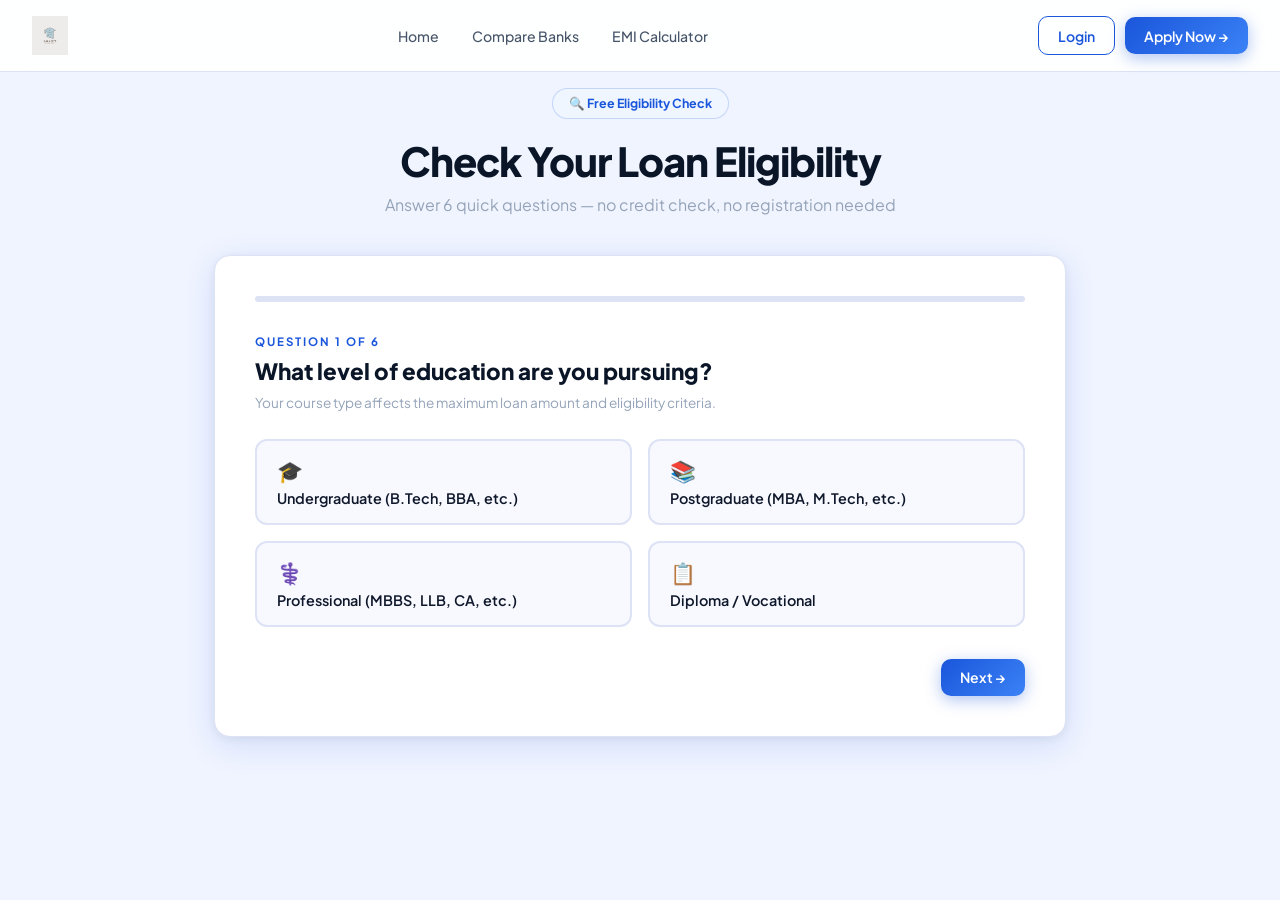
<file: eligibility.html>
<!DOCTYPE html>
<html lang="en">
<head>
<meta charset="UTF-8"/>
<meta name="viewport" content="width=device-width, initial-scale=1.0"/>
<title>Eligibility Check – LoanIt</title>
<link rel="stylesheet" href="style.css"/>
<link rel="icon" href="logo.jpg" type="image/jpeg"/>
<style>
  .elig-layout { max-width: 900px; margin: 0 auto; padding: 5.5rem 1.5rem 3rem; }

  .quiz-card { background: white; border: 1px solid var(--border); border-radius: var(--radius); padding: 2.5rem; box-shadow: var(--shadow-lg); }

  .progress-track { height: 6px; background: var(--border); border-radius: 99px; margin-bottom: 2rem; overflow: hidden; }
  .progress-fill { height: 100%; background: linear-gradient(90deg, var(--blue), var(--cyan)); border-radius: 99px; transition: width 0.4s ease; }

  .q-step { display: none; animation: fadeIn 0.3s ease; }
  .q-step.active { display: block; }
  @keyframes fadeIn { from{opacity:0;transform:translateY(12px)} to{opacity:1;transform:none} }

  .q-number { font-size: 0.72rem; font-weight: 700; color: var(--blue); text-transform: uppercase; letter-spacing: 2px; margin-bottom: 0.5rem; }
  .q-text { font-size: 1.4rem; font-weight: 800; color: var(--navy); margin-bottom: 0.5rem; line-height: 1.3; }
  .q-hint { font-size: 0.85rem; color: var(--text3); margin-bottom: 1.75rem; }

  .options-grid { display: grid; grid-template-columns: 1fr 1fr; gap: 1rem; margin-bottom: 2rem; }
  .option-btn {
    padding: 1rem 1.25rem; background: var(--surface2);
    border: 2px solid var(--border); border-radius: 12px;
    font-family: 'Plus Jakarta Sans', sans-serif;
    font-size: 0.9rem; font-weight: 600; color: var(--text);
    cursor: pointer; transition: all 0.2s; text-align: left;
  }
  .option-btn:hover { border-color: var(--blue); background: var(--blue-pale); color: var(--blue); }
  .option-btn.selected { border-color: var(--blue); background: var(--blue-pale); color: var(--blue); }
  .option-icon { font-size: 1.3rem; display: block; margin-bottom: 0.3rem; }

  .q-nav { display: flex; justify-content: space-between; align-items: center; }

  /* Number input questions */
  .number-input-group { margin-bottom: 2rem; }
  .number-input-group input {
    width: 100%; padding: 1rem 1.25rem;
    border: 2px solid var(--border); border-radius: 12px;
    font-size: 1.1rem; font-weight: 700; color: var(--navy);
    background: var(--surface2); outline: none;
    font-family: 'JetBrains Mono', monospace;
    transition: all 0.2s;
  }
  .number-input-group input:focus { border-color: var(--blue); background: white; box-shadow: 0 0 0 3px rgba(26,86,219,0.1); }

  /* RESULT */
  .result-card { display: none; }
  .result-header { text-align: center; padding: 2rem; background: linear-gradient(135deg, var(--navy), var(--blue2)); border-radius: var(--radius); margin-bottom: 1.5rem; color: white; }
  .result-score { font-size: 4rem; font-weight: 800; font-family: 'JetBrains Mono', monospace; }
  .result-title { font-size: 1.3rem; font-weight: 700; margin-bottom: 0.25rem; }
  .result-sub { opacity: 0.7; font-size: 0.9rem; }

  .bank-eligibility-grid { display: grid; gap: 0.75rem; }
  .bank-elig-card { display: flex; align-items: center; justify-content: space-between; padding: 1rem 1.25rem; border: 1.5px solid var(--border); border-radius: 12px; }
  .bank-elig-card.eligible { border-color: var(--green); background: var(--green-pale); }
  .bank-elig-card.maybe { border-color: var(--orange); background: var(--orange-pale); }
  .bank-elig-left { display: flex; align-items: center; gap: 0.75rem; }
  .bank-elig-icon { font-size: 1.5rem; }
  .bank-elig-name { font-weight: 700; font-size: 0.9rem; }
  .bank-elig-reason { font-size: 0.75rem; color: var(--text3); }
  .elig-badge { padding: 0.25rem 0.75rem; border-radius: 99px; font-size: 0.72rem; font-weight: 700; }
  .elig-badge.yes { background: var(--green-pale); color: var(--green); border: 1px solid rgba(16,185,129,0.3); }
  .elig-badge.maybe { background: var(--orange-pale); color: #d97706; border: 1px solid rgba(245,158,11,0.3); }

  .schemes-result { margin-top: 1rem; }
  .scheme-pill { display: inline-flex; align-items: center; gap: 0.4rem; padding: 0.4rem 0.85rem; background: var(--blue-pale); color: var(--blue); border-radius: 99px; font-size: 0.78rem; font-weight: 600; margin: 0.25rem; border: 1px solid rgba(26,86,219,0.2); }
</style>
</head>
<body>

<nav class="navbar">
  <a href="index.html" class="nav-brand" style="display:flex;align-items:center;gap:0.6rem">
    <img src="logo.jpg" style="height:40px;width:auto;object-fit:contain"/>
  </a>
  <div class="nav-links">
    <a href="index.html" class="nav-link">Home</a>
    <a href="compare.html" class="nav-link">Compare Banks</a>
    <a href="emi.html" class="nav-link">EMI Calculator</a>
  </div>
  <div class="nav-actions">
    <a href="login.html" class="btn btn-outline">Login</a>
    <a href="register.html" class="btn btn-primary">Apply Now →</a>
  </div>
</nav>

<div class="elig-layout">
  <div style="text-align:center;margin-bottom:2.5rem">
    <div style="display:inline-flex;align-items:center;gap:0.5rem;background:var(--blue-pale);border:1px solid rgba(26,86,219,0.2);border-radius:99px;padding:0.4rem 1rem;font-size:0.78rem;font-weight:700;color:var(--blue);margin-bottom:1rem">
      🔍 Free Eligibility Check
    </div>
    <h1 style="font-size:2.5rem;font-weight:800;color:var(--navy);letter-spacing:-1px">Check Your Loan Eligibility</h1>
    <p style="color:var(--text3);margin-top:0.5rem">Answer 6 quick questions — no credit check, no registration needed</p>
  </div>

  <div class="quiz-card">
    <div class="progress-track">
      <div class="progress-fill" id="progressFill" style="width:0%"></div>
    </div>

    <!-- Q1 -->
    <div class="q-step active" id="q1">
      <div class="q-number">Question 1 of 6</div>
      <div class="q-text">What level of education are you pursuing?</div>
      <div class="q-hint">Your course type affects the maximum loan amount and eligibility criteria.</div>
      <div class="options-grid">
        <button class="option-btn" onclick="selectOption('course','undergraduate', this)">
          <span class="option-icon">🎓</span>Undergraduate (B.Tech, BBA, etc.)
        </button>
        <button class="option-btn" onclick="selectOption('course','postgraduate', this)">
          <span class="option-icon">📚</span>Postgraduate (MBA, M.Tech, etc.)
        </button>
        <button class="option-btn" onclick="selectOption('course','professional', this)">
          <span class="option-icon">⚕️</span>Professional (MBBS, LLB, CA, etc.)
        </button>
        <button class="option-btn" onclick="selectOption('course','diploma', this)">
          <span class="option-icon">📋</span>Diploma / Vocational
        </button>
      </div>
      <div class="q-nav">
        <div></div>
        <button class="btn btn-primary" onclick="nextQ(1)" id="next1" disabled>Next →</button>
      </div>
    </div>

    <!-- Q2 -->
    <div class="q-step" id="q2">
      <div class="q-number">Question 2 of 6</div>
      <div class="q-text">What is your academic performance?</div>
      <div class="q-hint">Banks consider your 10th/12th marks as an indicator of repayment intent.</div>
      <div class="options-grid">
        <button class="option-btn" onclick="selectOption('marks','excellent', this)">
          <span class="option-icon">🌟</span>Above 80% / 8+ CGPA
        </button>
        <button class="option-btn" onclick="selectOption('marks','good', this)">
          <span class="option-icon">👍</span>60–80% / 6–8 CGPA
        </button>
        <button class="option-btn" onclick="selectOption('marks','average', this)">
          <span class="option-icon">📊</span>50–60% / 5–6 CGPA
        </button>
        <button class="option-btn" onclick="selectOption('marks','below', this)">
          <span class="option-icon">📈</span>Below 50%
        </button>
      </div>
      <div class="q-nav">
        <button class="btn btn-outline" onclick="prevQ(2)">← Back</button>
        <button class="btn btn-primary" onclick="nextQ(2)" id="next2" disabled>Next →</button>
      </div>
    </div>

    <!-- Q3 -->
    <div class="q-step" id="q3">
      <div class="q-number">Question 3 of 6</div>
      <div class="q-text">How much loan amount do you need?</div>
      <div class="q-hint">Enter approximate amount in lakhs (1 lakh = ₹1,00,000)</div>
      <div class="number-input-group">
        <input type="number" id="loanAmtInput" placeholder="e.g. 5 (for ₹5 lakhs)" min="0.5" max="100" step="0.5" oninput="selectOption('amount', this.value, null)"/>
      </div>
      <div class="q-nav">
        <button class="btn btn-outline" onclick="prevQ(3)">← Back</button>
        <button class="btn btn-primary" onclick="nextQ(3)" id="next3" disabled>Next →</button>
      </div>
    </div>

    <!-- Q4 -->
    <div class="q-step" id="q4">
      <div class="q-number">Question 4 of 6</div>
      <div class="q-text">What is your co-applicant's annual income?</div>
      <div class="q-hint">Usually a parent or guardian. This is the biggest factor for eligibility.</div>
      <div class="options-grid">
        <button class="option-btn" onclick="selectOption('income','below4.5', this)">
          <span class="option-icon">🏠</span>Below ₹4.5 Lakh/year
        </button>
        <button class="option-btn" onclick="selectOption('income','4.5to9', this)">
          <span class="option-icon">💼</span>₹4.5L – ₹9L/year
        </button>
        <button class="option-btn" onclick="selectOption('income','9to15', this)">
          <span class="option-icon">🏢</span>₹9L – ₹15L/year
        </button>
        <button class="option-btn" onclick="selectOption('income','above15', this)">
          <span class="option-icon">💰</span>Above ₹15L/year
        </button>
      </div>
      <div class="q-nav">
        <button class="btn btn-outline" onclick="prevQ(4)">← Back</button>
        <button class="btn btn-primary" onclick="nextQ(4)" id="next4" disabled>Next →</button>
      </div>
    </div>

    <!-- Q5 -->
    <div class="q-step" id="q5">
      <div class="q-number">Question 5 of 6</div>
      <div class="q-text">Do you have collateral to offer?</div>
      <div class="q-hint">Property, FD, or other assets. Loans above ₹7.5L usually require collateral.</div>
      <div class="options-grid">
        <button class="option-btn" onclick="selectOption('collateral','property', this)">
          <span class="option-icon">🏠</span>Yes — Property / Land
        </button>
        <button class="option-btn" onclick="selectOption('collateral','fd', this)">
          <span class="option-icon">💳</span>Yes — FD / Bonds / Insurance
        </button>
        <button class="option-btn" onclick="selectOption('collateral','none_small', this)">
          <span class="option-icon">✅</span>No collateral — loan is under ₹7.5L
        </button>
        <button class="option-btn" onclick="selectOption('collateral','none_large', this)">
          <span class="option-icon">❓</span>No collateral — loan is above ₹7.5L
        </button>
      </div>
      <div class="q-nav">
        <button class="btn btn-outline" onclick="prevQ(5)">← Back</button>
        <button class="btn btn-primary" onclick="nextQ(5)" id="next5" disabled>Next →</button>
      </div>
    </div>

    <!-- Q6 -->
    <div class="q-step" id="q6">
      <div class="q-number">Question 6 of 6</div>
      <div class="q-text">Which community do you belong to?</div>
      <div class="q-hint">Certain communities are eligible for additional government subsidies.</div>
      <div class="options-grid">
        <button class="option-btn" onclick="selectOption('community','general', this)">
          <span class="option-icon">👤</span>General / OBC
        </button>
        <button class="option-btn" onclick="selectOption('community','sc_st', this)">
          <span class="option-icon">🌿</span>SC / ST
        </button>
        <button class="option-btn" onclick="selectOption('community','minority', this)">
          <span class="option-icon">☪️</span>Minority (Muslim, Sikh, Christian, etc.)
        </button>
        <button class="option-btn" onclick="selectOption('community','ebc_obc', this)">
          <span class="option-icon">📋</span>EBC / OBC (going abroad)
        </button>
      </div>
      <div class="q-nav">
        <button class="btn btn-outline" onclick="prevQ(6)">← Back</button>
        <button class="btn btn-primary" onclick="showResult()" id="next6" disabled>Check Eligibility 🎯</button>
      </div>
    </div>

    <!-- RESULT -->
    <div id="resultSection" style="display:none">
      <div class="result-header" id="resultHeader">
        <div class="result-score" id="resultScore">87%</div>
        <div class="result-title" id="resultTitle">High Eligibility!</div>
        <div class="result-sub" id="resultSub">You are likely eligible for education loans from 5 banks</div>
      </div>

      <div style="margin-bottom:1.5rem">
        <h3 style="font-size:0.95rem;font-weight:700;color:var(--text);margin-bottom:1rem">Bank-wise Eligibility</h3>
        <div class="bank-eligibility-grid" id="bankEligGrid"></div>
      </div>

      <div id="schemesSection" style="display:none;margin-bottom:1.5rem">
        <h3 style="font-size:0.95rem;font-weight:700;color:var(--text);margin-bottom:0.5rem">🎁 Government Schemes You May Qualify For</h3>
        <div id="schemePills"></div>
      </div>

      <div style="background:var(--blue-pale);border:1px solid rgba(26,86,219,0.2);border-radius:12px;padding:1.25rem;margin-bottom:1.5rem">
        <div style="font-weight:700;margin-bottom:0.4rem">📋 Next Steps</div>
        <div style="font-size:0.85rem;color:var(--text2)">LoanIt will submit one application to all eligible banks and track your loan for free. No bank visits, no paperwork confusion.</div>
      </div>

      <div style="display:flex;gap:1rem">
        <a href="register.html" class="btn btn-primary btn-lg" style="flex:1;justify-content:center">Apply for Free →</a>
        <button class="btn btn-outline btn-lg" onclick="restartQuiz()" style="flex:1">Start Over</button>
      </div>
    </div>
  </div>
</div>

<script>
const answers = {};
const totalQ = 6;

function selectOption(key, value, btn) {
  answers[key] = value;
  const q = parseInt(document.querySelector('.q-step.active').id.replace('q', ''));
  if (btn) {
    btn.closest('.options-grid').querySelectorAll('.option-btn').forEach(b => b.classList.remove('selected'));
    btn.classList.add('selected');
  }
  const nextBtn = document.getElementById('next' + q);
  if (nextBtn) nextBtn.disabled = false;
  if (key === 'amount') {
    document.getElementById('next3').disabled = !value || isNaN(value);
  }
}

function nextQ(current) {
  document.getElementById('q' + current).classList.remove('active');
  document.getElementById('q' + (current + 1)).classList.add('active');
  updateProgress(current + 1);
}

function prevQ(current) {
  document.getElementById('q' + current).classList.remove('active');
  document.getElementById('q' + (current - 1)).classList.add('active');
  updateProgress(current - 1);
}

function updateProgress(step) {
  document.getElementById('progressFill').style.width = ((step - 1) / totalQ * 100) + '%';
}

function showResult() {
  document.getElementById('q6').classList.remove('active');
  document.getElementById('progressFill').style.width = '100%';

  const amt = parseFloat(answers.amount || 5);
  const income = answers.income;
  const collateral = answers.collateral;
  const marks = answers.marks;
  const community = answers.community;

  // Calculate score
  let score = 50;
  if (marks === 'excellent') score += 20;
  else if (marks === 'good') score += 10;
  else if (marks === 'average') score += 0;
  else score -= 10;

  if (income === 'above15') score += 20;
  else if (income === '9to15') score += 15;
  else if (income === '4.5to9') score += 8;
  else score += 5;

  if (collateral === 'property') score += 15;
  else if (collateral === 'fd') score += 10;
  else if (collateral === 'none_small') score += 5;

  if (amt <= 7.5) score = Math.min(score + 5, 98);
  score = Math.min(score, 98);

  const resultHeader = document.getElementById('resultHeader');
  const scoreEl = document.getElementById('resultScore');
  const titleEl = document.getElementById('resultTitle');
  const subEl = document.getElementById('resultSub');

  scoreEl.textContent = score + '%';
  if (score >= 80) {
    titleEl.textContent = '🎉 Excellent Eligibility!';
    subEl.textContent = 'You are very likely to get approved by multiple banks';
    resultHeader.style.background = 'linear-gradient(135deg, #065f46, #059669)';
  } else if (score >= 60) {
    titleEl.textContent = '👍 Good Eligibility';
    subEl.textContent = 'You qualify for most education loans with LoanIt';
    resultHeader.style.background = 'linear-gradient(135deg, #1e3a8a, #1a56db)';
  } else {
    titleEl.textContent = '📋 Moderate Eligibility';
    subEl.textContent = 'You may qualify for some loans — LoanIt can help find the best option';
    resultHeader.style.background = 'linear-gradient(135deg, #92400e, #d97706)';
  }

  // Bank eligibility
  const banks = [
    { name: 'State Bank of India', icon: '🏦', reason: 'Most popular, 0 processing fee', eligible: marks !== 'below' },
    { name: 'Union Bank', icon: '🏛️', reason: 'Lowest rate 8.05%', eligible: marks !== 'below' && income !== 'below4.5' },
    { name: 'Bank of Baroda', icon: '🏦', reason: 'Highest limit up to ₹80L', eligible: collateral !== 'none_large' || amt <= 15 },
    { name: 'Punjab National Bank', icon: '🌟', reason: 'Great schemes for SC/ST', eligible: marks !== 'below' },
    { name: 'HDFC Bank', icon: '💎', reason: 'Fastest approval 10 days', eligible: income !== 'below4.5' },
    { name: 'Axis Bank', icon: '⚡', reason: 'Best for large amounts', eligible: collateral === 'property' || collateral === 'fd' },
  ];

  document.getElementById('bankEligGrid').innerHTML = banks.map(b => `
    <div class="bank-elig-card ${b.eligible ? 'eligible' : 'maybe'}">
      <div class="bank-elig-left">
        <div class="bank-elig-icon">${b.icon}</div>
        <div>
          <div class="bank-elig-name">${b.name}</div>
          <div class="bank-elig-reason">${b.reason}</div>
        </div>
      </div>
      <span class="elig-badge ${b.eligible ? 'yes' : 'maybe'}">${b.eligible ? '✅ Eligible' : '⚠️ Possible'}</span>
    </div>
  `).join('');

  // Schemes
  const schemes = [];
  if (income === 'below4.5') schemes.push('🏛️ CSIS Interest Subsidy');
  if (community === 'minority') schemes.push('✈️ Padho Pardesh');
  if (community === 'ebc_obc') schemes.push('📋 Dr. Ambedkar Scheme');
  if (community === 'sc_st') schemes.push('🌿 SC/ST Concession 0.5%');

  if (schemes.length > 0) {
    document.getElementById('schemesSection').style.display = 'block';
    document.getElementById('schemePills').innerHTML = schemes.map(s => `<span class="scheme-pill">${s}</span>`).join('');
  }

  document.getElementById('resultSection').style.display = 'block';
}

function restartQuiz() {
  Object.keys(answers).forEach(k => delete answers[k]);
  document.querySelectorAll('.q-step').forEach(q => q.classList.remove('active'));
  document.querySelectorAll('.option-btn').forEach(b => b.classList.remove('selected'));
  document.querySelectorAll('[id^="next"]').forEach(b => b.disabled = true);
  document.getElementById('resultSection').style.display = 'none';
  document.getElementById('q1').classList.add('active');
  document.getElementById('progressFill').style.width = '0%';
  if (document.getElementById('loanAmtInput')) document.getElementById('loanAmtInput').value = '';
}
</script>
</body>
</html>
</file>
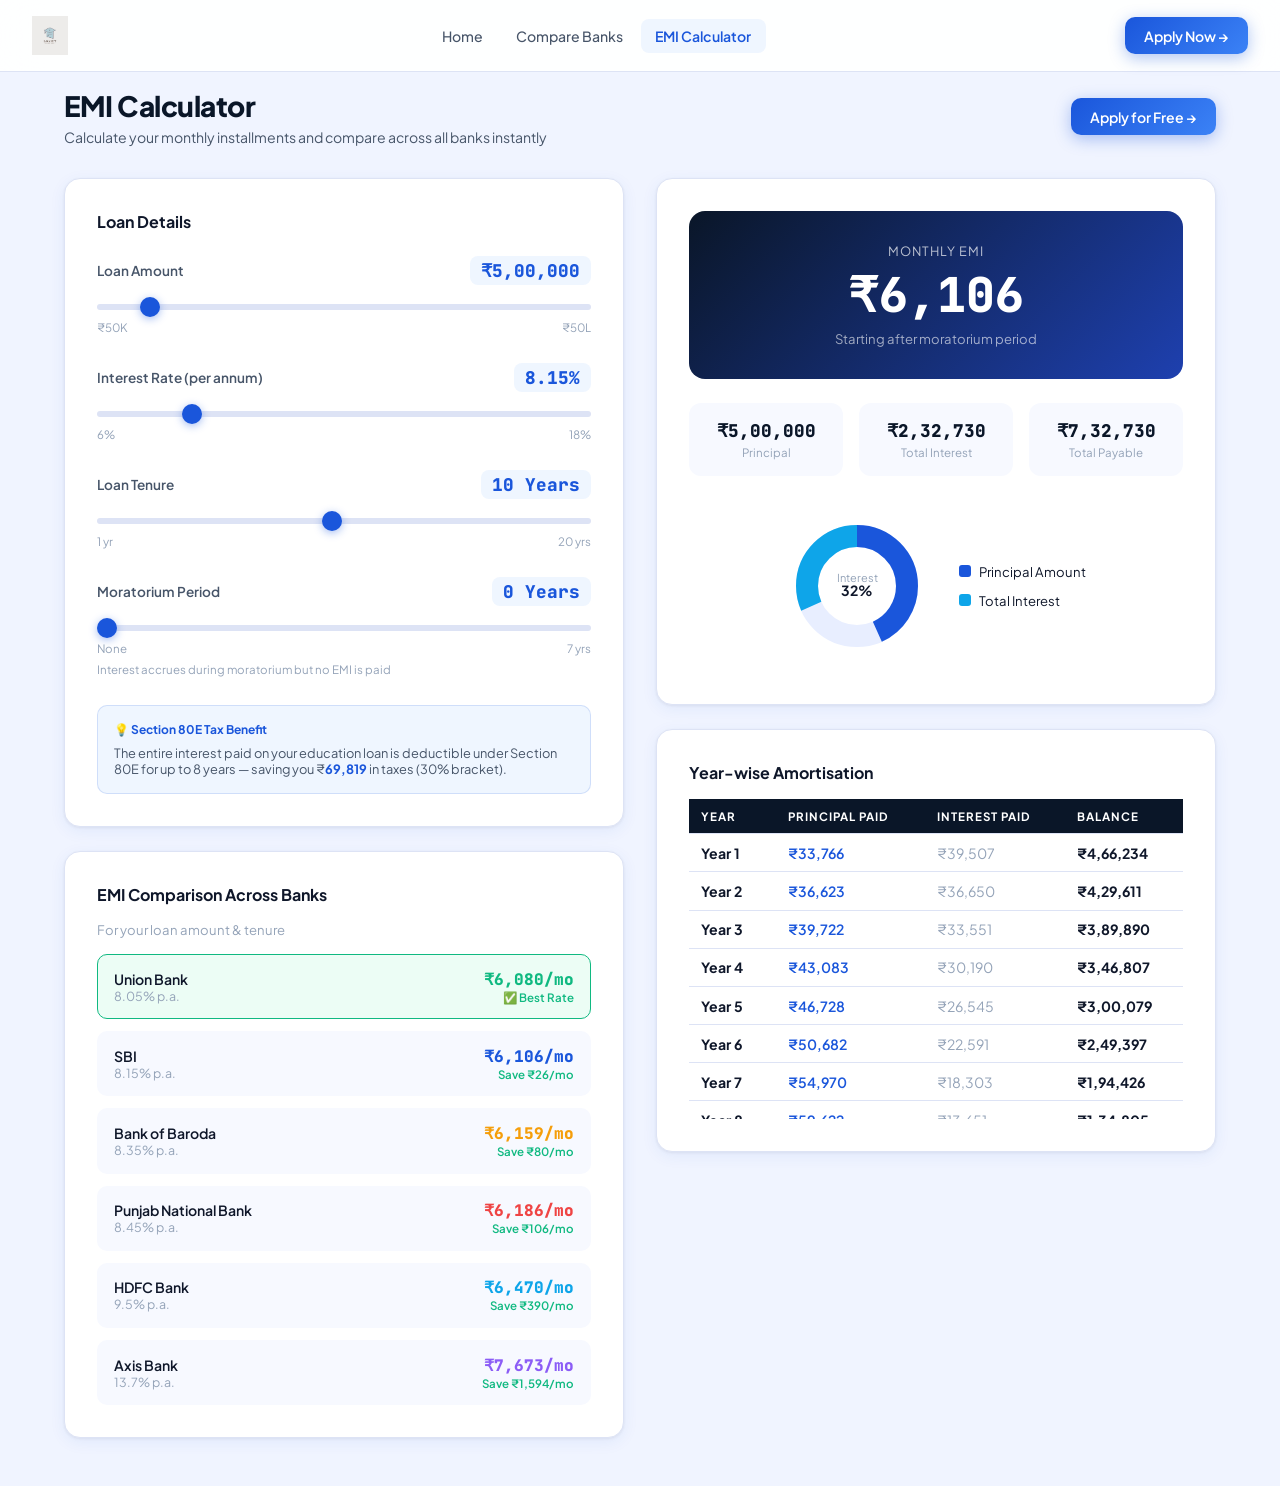
<file: emi.html>
<!DOCTYPE html>
<html lang="en">
<head>
<meta charset="UTF-8"/>
<meta name="viewport" content="width=device-width, initial-scale=1.0"/>
<title>EMI Calculator – LoanIt</title>
<link rel="stylesheet" href="style.css"/>
<link rel="icon" href="logo.jpg" type="image/jpeg"/>
<style>
  .emi-layout { max-width: 1200px; margin: 0 auto; padding: 5.5rem 1.5rem 3rem; }

  .calc-grid { display: grid; grid-template-columns: 1fr 1fr; gap: 2rem; margin-top: 2rem; }

  .calc-card { background: white; border: 1px solid var(--border); border-radius: var(--radius); padding: 2rem; box-shadow: var(--shadow); }

  .range-group { margin-bottom: 1.75rem; }
  .range-header { display: flex; justify-content: space-between; align-items: center; margin-bottom: 0.5rem; }
  .range-label { font-size: 0.85rem; font-weight: 600; color: var(--text2); }
  .range-value {
    font-size: 1.1rem; font-weight: 800; color: var(--blue);
    font-family: 'JetBrains Mono', monospace;
    background: var(--blue-pale); padding: 0.2rem 0.7rem; border-radius: 8px;
  }
  input[type="range"] {
    width: 100%; height: 6px; -webkit-appearance: none;
    background: var(--border); border-radius: 99px; outline: none; cursor: pointer;
  }
  input[type="range"]::-webkit-slider-thumb {
    -webkit-appearance: none; width: 20px; height: 20px;
    border-radius: 50%; background: var(--blue);
    box-shadow: 0 2px 8px rgba(26,86,219,0.4); cursor: pointer;
    transition: transform 0.2s;
  }
  input[type="range"]::-webkit-slider-thumb:hover { transform: scale(1.2); }
  .range-minmax { display: flex; justify-content: space-between; font-size: 0.72rem; color: var(--text3); margin-top: 0.35rem; }

  /* RESULT DISPLAY */
  .emi-result-hero {
    text-align: center; padding: 2rem;
    background: linear-gradient(135deg, var(--navy), var(--blue2));
    border-radius: var(--radius); margin-bottom: 1.5rem; color: white;
  }
  .emi-result-label { font-size: 0.8rem; opacity: 0.7; text-transform: uppercase; letter-spacing: 1px; }
  .emi-result-amount { font-size: 3rem; font-weight: 800; font-family: 'JetBrains Mono', monospace; margin: 0.25rem 0; }
  .emi-result-sub { font-size: 0.82rem; opacity: 0.6; }

  .breakdown-grid { display: grid; grid-template-columns: 1fr 1fr 1fr; gap: 1rem; margin-bottom: 1.5rem; }
  .breakdown-item { background: var(--surface2); border-radius: 12px; padding: 1rem; text-align: center; }
  .breakdown-val { font-size: 1.1rem; font-weight: 800; color: var(--navy); font-family: 'JetBrains Mono', monospace; }
  .breakdown-lbl { font-size: 0.72rem; color: var(--text3); margin-top: 0.2rem; }

  /* Donut chart */
  .donut-wrapper { display: flex; align-items: center; justify-content: center; gap: 2rem; padding: 1rem 0; }
  .donut-legend { display: flex; flex-direction: column; gap: 0.75rem; }
  .legend-item { display: flex; align-items: center; gap: 0.5rem; font-size: 0.82rem; }
  .legend-dot { width: 12px; height: 12px; border-radius: 3px; flex-shrink: 0; }

  /* Year-wise table */
  .year-table { width: 100%; border-collapse: collapse; font-size: 0.82rem; }
  .year-table th { background: var(--navy); color: white; padding: 0.6rem 0.75rem; text-align: left; font-size: 0.72rem; }
  .year-table td { padding: 0.6rem 0.75rem; border-bottom: 1px solid var(--border); }
  .year-table tr:hover td { background: var(--blue-pale); }

  /* Bank compare */
  .bank-emi-grid { display: grid; gap: 0.75rem; margin-top: 1rem; }
  .bank-emi-row {
    display: flex; align-items: center; justify-content: space-between;
    background: var(--surface2); border-radius: 10px; padding: 0.85rem 1rem;
    border: 1.5px solid transparent; transition: all 0.2s; cursor: pointer;
  }
  .bank-emi-row.best { border-color: var(--green); background: var(--green-pale); }
  .bank-emi-row:hover { border-color: var(--blue); background: var(--blue-pale); }
  .bank-emi-name { font-size: 0.88rem; font-weight: 600; }
  .bank-emi-rate { font-size: 0.78rem; color: var(--text3); }
  .bank-emi-amount { font-size: 1rem; font-weight: 800; color: var(--blue); font-family: 'JetBrains Mono', monospace; }
  .bank-emi-savings { font-size: 0.72rem; color: var(--green); font-weight: 600; }

  @media (max-width: 900px) {
    .calc-grid { grid-template-columns: 1fr; }
    .breakdown-grid { grid-template-columns: 1fr 1fr; }
  }
</style>
</head>
<body>

<nav class="navbar">
  <a href="index.html" class="nav-brand" style="display:flex;align-items:center;gap:0.6rem">
    <img src="logo.jpg" style="height:40px;width:auto;object-fit:contain"/>
  </a>
  <div class="nav-links">
    <a href="index.html" class="nav-link">Home</a>
    <a href="compare.html" class="nav-link">Compare Banks</a>
    <a href="emi.html" class="nav-link active">EMI Calculator</a>
  </div>
  <div class="nav-actions">
    <a href="register.html" class="btn btn-primary">Apply Now →</a>
  </div>
</nav>

<div class="emi-layout">
  <div class="page-header">
    <div>
      <h1 class="page-title">EMI Calculator</h1>
      <p class="page-subtitle">Calculate your monthly installments and compare across all banks instantly</p>
    </div>
    <a href="register.html" class="btn btn-primary">Apply for Free →</a>
  </div>

  <div class="calc-grid">
    <!-- LEFT: INPUTS -->
    <div>
      <div class="calc-card">
        <h2 class="card-title" style="margin-bottom:1.5rem">Loan Details</h2>

        <div class="range-group">
          <div class="range-header">
            <span class="range-label">Loan Amount</span>
            <span class="range-value" id="amtDisplay">₹5,00,000</span>
          </div>
          <input type="range" id="loanAmt" min="50000" max="5000000" step="50000" value="500000" oninput="recalc()"/>
          <div class="range-minmax"><span>₹50K</span><span>₹50L</span></div>
        </div>

        <div class="range-group">
          <div class="range-header">
            <span class="range-label">Interest Rate (per annum)</span>
            <span class="range-value" id="rateDisplay">8.15%</span>
          </div>
          <input type="range" id="interestRate" min="6" max="18" step="0.05" value="8.15" oninput="recalc()"/>
          <div class="range-minmax"><span>6%</span><span>18%</span></div>
        </div>

        <div class="range-group">
          <div class="range-header">
            <span class="range-label">Loan Tenure</span>
            <span class="range-value" id="tenureDisplay">10 Years</span>
          </div>
          <input type="range" id="tenure" min="1" max="20" step="1" value="10" oninput="recalc()"/>
          <div class="range-minmax"><span>1 yr</span><span>20 yrs</span></div>
        </div>

        <div class="range-group">
          <div class="range-header">
            <span class="range-label">Moratorium Period</span>
            <span class="range-value" id="morDisplay">0 Years</span>
          </div>
          <input type="range" id="moratorium" min="0" max="7" step="1" value="0" oninput="recalc()"/>
          <div class="range-minmax"><span>None</span><span>7 yrs</span></div>
          <div style="font-size:0.72rem;color:var(--text3);margin-top:0.4rem">Interest accrues during moratorium but no EMI is paid</div>
        </div>

        <div style="padding: 1rem; background: var(--blue-pale); border-radius: 10px; border: 1px solid rgba(26,86,219,0.15)">
          <div style="font-size:0.75rem;font-weight:700;color:var(--blue);margin-bottom:0.5rem">💡 Section 80E Tax Benefit</div>
          <div style="font-size:0.8rem;color:var(--text2)">The entire interest paid on your education loan is deductible under Section 80E for up to 8 years — saving you ₹<span id="taxSaving" style="font-weight:700;color:var(--blue)">0</span> in taxes (30% bracket).</div>
        </div>
      </div>

      <!-- BANK COMPARISON -->
      <div class="calc-card" style="margin-top:1.5rem">
        <h2 class="card-title">EMI Comparison Across Banks</h2>
        <p style="font-size:0.82rem;color:var(--text3);margin-bottom:1rem">For your loan amount & tenure</p>
        <div class="bank-emi-grid" id="bankEmiGrid"></div>
      </div>
    </div>

    <!-- RIGHT: RESULTS -->
    <div>
      <div class="calc-card">
        <div class="emi-result-hero">
          <div class="emi-result-label">Monthly EMI</div>
          <div class="emi-result-amount" id="emiAmount">₹0</div>
          <div class="emi-result-sub">Starting after moratorium period</div>
        </div>

        <div class="breakdown-grid">
          <div class="breakdown-item">
            <div class="breakdown-val" id="principalDisp">₹0</div>
            <div class="breakdown-lbl">Principal</div>
          </div>
          <div class="breakdown-item">
            <div class="breakdown-val" id="interestDisp">₹0</div>
            <div class="breakdown-lbl">Total Interest</div>
          </div>
          <div class="breakdown-item">
            <div class="breakdown-val" id="totalDisp">₹0</div>
            <div class="breakdown-lbl">Total Payable</div>
          </div>
        </div>

        <!-- Donut Chart (SVG) -->
        <div class="donut-wrapper">
          <svg width="140" height="140" viewBox="0 0 140 140" id="donutChart">
            <circle cx="70" cy="70" r="50" fill="none" stroke="#e8eeff" stroke-width="22"/>
            <circle cx="70" cy="70" r="50" fill="none" stroke="#1a56db" stroke-width="22"
              stroke-dasharray="0 314" stroke-dashoffset="78.5" id="principalArc"
              style="transition:stroke-dasharray 0.5s ease" transform="rotate(-90 70 70)"/>
            <circle cx="70" cy="70" r="50" fill="none" stroke="#0ea5e9" stroke-width="22"
              stroke-dasharray="0 314" stroke-dashoffset="78.5" id="interestArc"
              style="transition:stroke-dasharray 0.5s ease" transform="rotate(-90 70 70)"/>
            <text x="70" y="66" text-anchor="middle" font-size="11" fill="#94a3b8" font-family="Plus Jakarta Sans">Interest</text>
            <text x="70" y="80" text-anchor="middle" font-size="14" fill="#0f172a" font-weight="700" id="interestPct" font-family="Plus Jakarta Sans">0%</text>
          </svg>
          <div class="donut-legend">
            <div class="legend-item"><div class="legend-dot" style="background:var(--blue)"></div><span>Principal Amount</span></div>
            <div class="legend-item"><div class="legend-dot" style="background:var(--cyan)"></div><span>Total Interest</span></div>
          </div>
        </div>
      </div>

      <!-- YEAR-WISE BREAKDOWN -->
      <div class="calc-card" style="margin-top:1.5rem">
        <h2 class="card-title">Year-wise Amortisation</h2>
        <div style="overflow-x:auto;max-height:320px;overflow-y:auto">
          <table class="year-table">
            <thead>
              <tr>
                <th>Year</th>
                <th>Principal Paid</th>
                <th>Interest Paid</th>
                <th>Balance</th>
              </tr>
            </thead>
            <tbody id="amortTable"></tbody>
          </table>
        </div>
      </div>
    </div>
  </div>
</div>

<script src="app.js"></script>
<script>
const fmt = n => '₹' + Math.round(n).toLocaleString('en-IN');

function recalc() {
  const P = parseFloat(document.getElementById('loanAmt').value);
  const annualRate = parseFloat(document.getElementById('interestRate').value);
  const years = parseInt(document.getElementById('tenure').value);
  const morYears = parseInt(document.getElementById('moratorium').value);

  document.getElementById('amtDisplay').textContent = fmt(P);
  document.getElementById('rateDisplay').textContent = annualRate.toFixed(2) + '%';
  document.getElementById('tenureDisplay').textContent = years + (years === 1 ? ' Year' : ' Years');
  document.getElementById('morDisplay').textContent = morYears + (morYears === 1 ? ' Year' : ' Years');

  const r = annualRate / 12 / 100;
  const n = years * 12;

  // Interest during moratorium
  const morInterest = P * r * morYears * 12;
  const effectivePrincipal = P + morInterest;

  // EMI on effective principal
  let emi;
  if (r === 0) {
    emi = effectivePrincipal / n;
  } else {
    emi = effectivePrincipal * r * Math.pow(1+r, n) / (Math.pow(1+r, n) - 1);
  }

  const totalPayable = emi * n + morInterest;
  const totalInterest = totalPayable - P;
  const intPct = Math.round(totalInterest / totalPayable * 100);

  document.getElementById('emiAmount').textContent = fmt(emi);
  document.getElementById('principalDisp').textContent = fmt(P);
  document.getElementById('interestDisp').textContent = fmt(totalInterest);
  document.getElementById('totalDisp').textContent = fmt(totalPayable);
  document.getElementById('taxSaving').textContent = Math.round(totalInterest * 0.3).toLocaleString('en-IN');
  document.getElementById('interestPct').textContent = intPct + '%';

  // Donut chart
  const circumference = 2 * Math.PI * 50; // ~314
  const principalAngle = (P / totalPayable) * circumference;
  const interestAngle = (totalInterest / totalPayable) * circumference;
  document.getElementById('principalArc').setAttribute('stroke-dasharray', `${principalAngle} ${circumference}`);
  // Offset interest arc by principal angle
  const interestOffset = -(principalAngle) + 0;
  document.getElementById('interestArc').setAttribute('stroke-dasharray', `${interestAngle} ${circumference}`);
  document.getElementById('interestArc').style.strokeDashoffset = -(principalAngle);

  // Amortization table
  let balance = effectivePrincipal;
  let tableHTML = '';
  for (let y = 1; y <= Math.min(years, 20); y++) {
    let yearPrincipal = 0, yearInterest = 0;
    for (let m = 0; m < 12; m++) {
      const intPaid = balance * r;
      const prinPaid = emi - intPaid;
      yearInterest += intPaid;
      yearPrincipal += prinPaid;
      balance -= prinPaid;
      if (balance < 0) balance = 0;
    }
    tableHTML += `<tr>
      <td><strong>Year ${y}</strong></td>
      <td style="color:var(--blue);font-weight:600">${fmt(yearPrincipal)}</td>
      <td style="color:var(--text3)">${fmt(yearInterest)}</td>
      <td style="font-weight:700">${fmt(Math.max(balance, 0))}</td>
    </tr>`;
  }
  document.getElementById('amortTable').innerHTML = tableHTML;

  // Bank comparison
  const bankData = [
    { name: 'Union Bank', rate: 8.05, color: '#10b981' },
    { name: 'SBI', rate: 8.15, color: '#1a56db' },
    { name: 'Bank of Baroda', rate: 8.35, color: '#f59e0b' },
    { name: 'Punjab National Bank', rate: 8.45, color: '#ef4444' },
    { name: 'HDFC Bank', rate: 9.50, color: '#0ea5e9' },
    { name: 'Axis Bank', rate: 13.70, color: '#8b5cf6' },
  ];

  const emis = bankData.map(b => {
    const br = b.rate / 12 / 100;
    const bEmi = P * br * Math.pow(1+br, n) / (Math.pow(1+br, n) - 1);
    return { ...b, emi: bEmi };
  }).sort((a,b) => a.emi - b.emi);

  const minEMI = emis[0].emi;
  document.getElementById('bankEmiGrid').innerHTML = emis.map((b, i) => {
    const savings = i > 0 ? `Save ${fmt(b.emi - minEMI)}/mo` : '✅ Best Rate';
    return `<div class="bank-emi-row ${i === 0 ? 'best' : ''}">
      <div>
        <div class="bank-emi-name">${b.name}</div>
        <div class="bank-emi-rate">${b.rate}% p.a.</div>
      </div>
      <div style="text-align:right">
        <div class="bank-emi-amount" style="color:${b.color}">${fmt(Math.round(b.emi))}/mo</div>
        <div class="bank-emi-savings">${savings}</div>
      </div>
    </div>`;
  }).join('');
}

recalc();
</script>
</body>
</html>
</file>
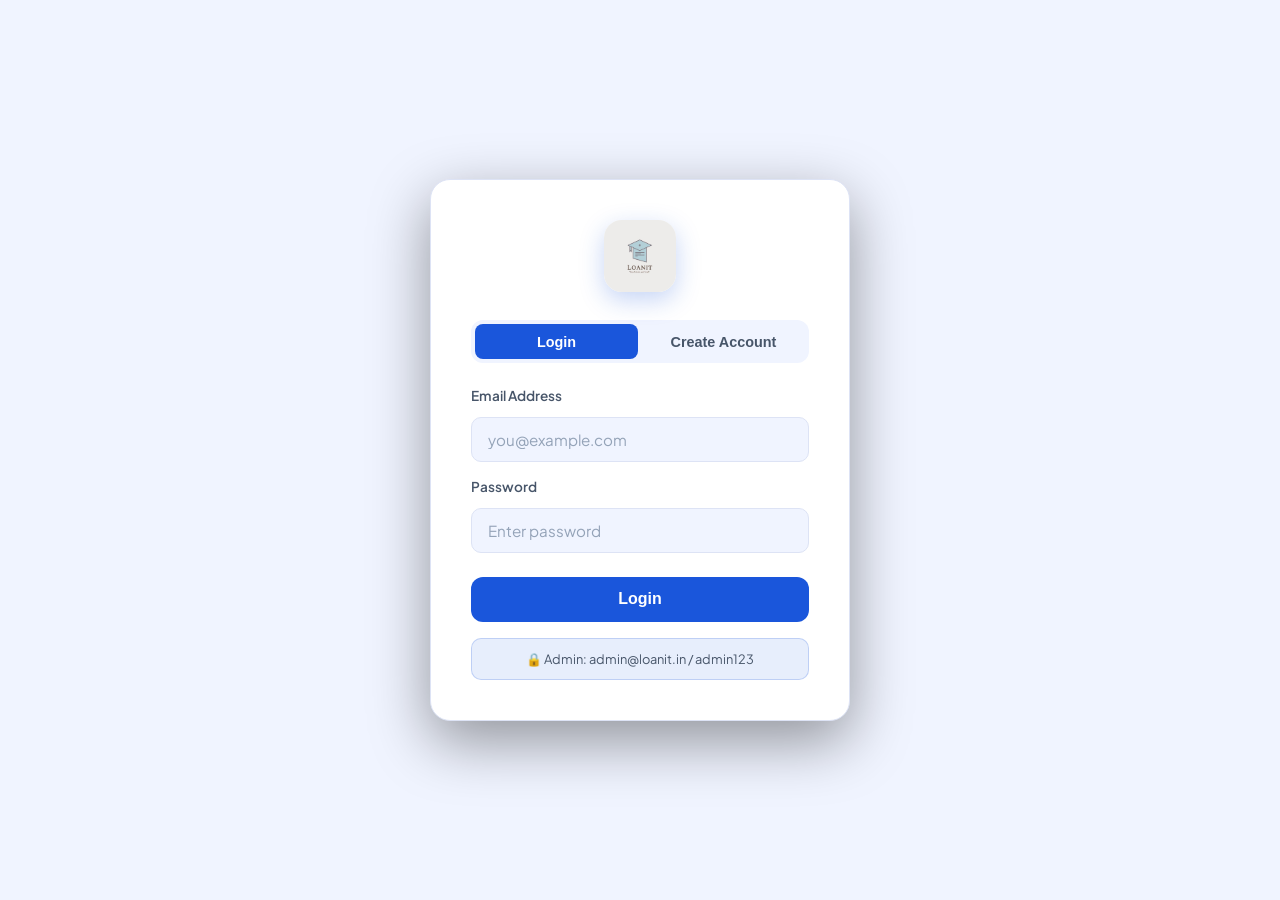
<file: login.html>
<!DOCTYPE html>
<html lang="en">
<head>
<meta charset="UTF-8"/>
<meta name="viewport" content="width=device-width, initial-scale=1.0"/>
<title>LoanIt – Login</title>
<link rel="stylesheet" href="style.css"/>
<link rel="icon" href="logo.jpg" type="image/jpeg"/>
<style>
  body { display:flex; align-items:center; justify-content:center; min-height:100vh; background:var(--bg); }
  .auth-card { background:var(--surface); border:1px solid var(--border); border-radius:20px; padding:2.5rem; width:100%; max-width:420px; box-shadow:0 20px 60px rgba(0,0,0,0.4); }
  .auth-logo { text-align:center; margin-bottom:1.5rem; }
  .auth-logo img { width:72px; height:72px; border-radius:18px; object-fit:cover; box-shadow:0 8px 24px rgba(26,86,219,0.25); }
  .auth-tabs { display:flex; background:var(--bg); border-radius:12px; padding:4px; margin-bottom:1.5rem; gap:4px; }
  .auth-tab { flex:1; padding:.6rem; border:none; background:transparent; color:var(--text-muted); border-radius:8px; cursor:pointer; font-weight:600; font-size:.9rem; transition:.2s; }
  .auth-tab.active { background:var(--primary); color:#fff; }
  .form-group { margin-bottom:1rem; }
  .form-group label { display:block; font-size:.85rem; color:var(--text-muted); margin-bottom:.4rem; font-weight:600; }
  .form-group input { width:100%; padding:.75rem 1rem; background:var(--bg); border:1.5px solid var(--border); border-radius:10px; color:var(--text); font-size:.95rem; box-sizing:border-box; transition:.2s; }
  .form-group input:focus { outline:none; border-color:var(--primary); box-shadow:0 0 0 3px rgba(26,86,219,0.15); }
  .btn-auth { width:100%; padding:.85rem; background:var(--primary); color:#fff; border:none; border-radius:12px; font-size:1rem; font-weight:700; cursor:pointer; margin-top:.5rem; transition:.2s; }
  .btn-auth:hover { background:#1a4fc4; transform:translateY(-1px); }
  .admin-hint { text-align:center; margin-top:1rem; padding:.75rem; background:rgba(26,86,219,0.1); border-radius:10px; font-size:.8rem; color:var(--text-muted); border:1px solid rgba(26,86,219,0.2); }
  .error-msg { color:#ef4444; font-size:.85rem; margin-top:.5rem; display:none; padding:.5rem .75rem; background:rgba(239,68,68,0.1); border-radius:8px; }
  .success-msg { color:#10b981; font-size:.85rem; margin-top:.5rem; display:none; padding:.5rem .75rem; background:rgba(16,185,129,0.1); border-radius:8px; }
</style>
</head>
<body>
<div class="auth-card">
  <div class="auth-logo">
    <img src="logo.jpg" alt="LoanIt Logo"/>
  </div>
  <div class="auth-tabs">
    <button class="auth-tab active" onclick="switchTab('login')">Login</button>
    <button class="auth-tab" onclick="switchTab('register')">Create Account</button>
  </div>

  <!-- Login Form -->
  <div id="loginForm">
    <div class="form-group">
      <label>Email Address</label>
      <input type="email" id="loginEmail" placeholder="you@example.com"/>
    </div>
    <div class="form-group">
      <label>Password</label>
      <input type="password" id="loginPassword" placeholder="Enter password"/>
    </div>
    <div class="error-msg" id="loginError"></div>
    <button class="btn-auth" onclick="doLogin()">Login</button>
    <div class="admin-hint">🔒 Admin: admin@loanit.in / admin123</div>
  </div>

  <!-- Register Form -->
  <div id="registerForm" style="display:none">
    <div class="form-group">
      <label>Full Name</label>
      <input type="text" id="regName" placeholder="Your full name"/>
    </div>
    <div class="form-group">
      <label>Email Address</label>
      <input type="email" id="regEmail" placeholder="you@example.com"/>
    </div>
    <div class="form-group">
      <label>Password</label>
      <input type="password" id="regPassword" placeholder="Min 6 characters"/>
    </div>
    <div class="error-msg" id="registerError"></div>
    <div class="success-msg" id="registerSuccess"></div>
    <button class="btn-auth" onclick="doRegister()">Create Account</button>
  </div>
</div>

<script src="app.js"></script>
<script>
  // If already logged in, redirect
  if (isLoggedIn()) {
    window.location.href = isAdmin() ? 'admin.html' : 'dashboard.html';
  }

  function switchTab(tab) {
    document.querySelectorAll('.auth-tab').forEach((t, i) =>
      t.classList.toggle('active', (tab === 'login' && i === 0) || (tab === 'register' && i === 1))
    );
    document.getElementById('loginForm').style.display = tab === 'login' ? 'block' : 'none';
    document.getElementById('registerForm').style.display = tab === 'register' ? 'block' : 'none';
  }

  function doLogin() {
    const email = document.getElementById('loginEmail').value.trim();
    const pass = document.getElementById('loginPassword').value;
    const errEl = document.getElementById('loginError');
    errEl.style.display = 'none';
    if (!email || !pass) { errEl.textContent = 'Please fill all fields.'; errEl.style.display = 'block'; return; }
    const result = loginUser(email, pass);
    if (result.ok) {
      window.location.href = result.user.role === 'admin' ? 'admin.html' : 'dashboard.html';
    } else {
      errEl.textContent = result.msg;
      errEl.style.display = 'block';
    }
  }

  function doRegister() {
    const name = document.getElementById('regName').value.trim();
    const email = document.getElementById('regEmail').value.trim();
    const pass = document.getElementById('regPassword').value;
    const errEl = document.getElementById('registerError');
    const sucEl = document.getElementById('registerSuccess');
    errEl.style.display = 'none'; sucEl.style.display = 'none';
    if (!name || !email || !pass) { errEl.textContent = 'Please fill all fields.'; errEl.style.display = 'block'; return; }
    if (pass.length < 6) { errEl.textContent = 'Password must be at least 6 characters.'; errEl.style.display = 'block'; return; }
    const result = registerUser({ name, email, password: pass });
    if (result.ok) {
      sucEl.textContent = '✅ Account created! Redirecting...';
      sucEl.style.display = 'block';
      setTimeout(() => window.location.href = 'dashboard.html', 1200);
    } else {
      errEl.textContent = result.msg;
      errEl.style.display = 'block';
    }
  }

  // Allow Enter key
  document.addEventListener('keydown', e => {
    if (e.key === 'Enter') {
      if (document.getElementById('loginForm').style.display !== 'none') doLogin();
      else doRegister();
    }
  });
</script>
</body>
</html>
</file>
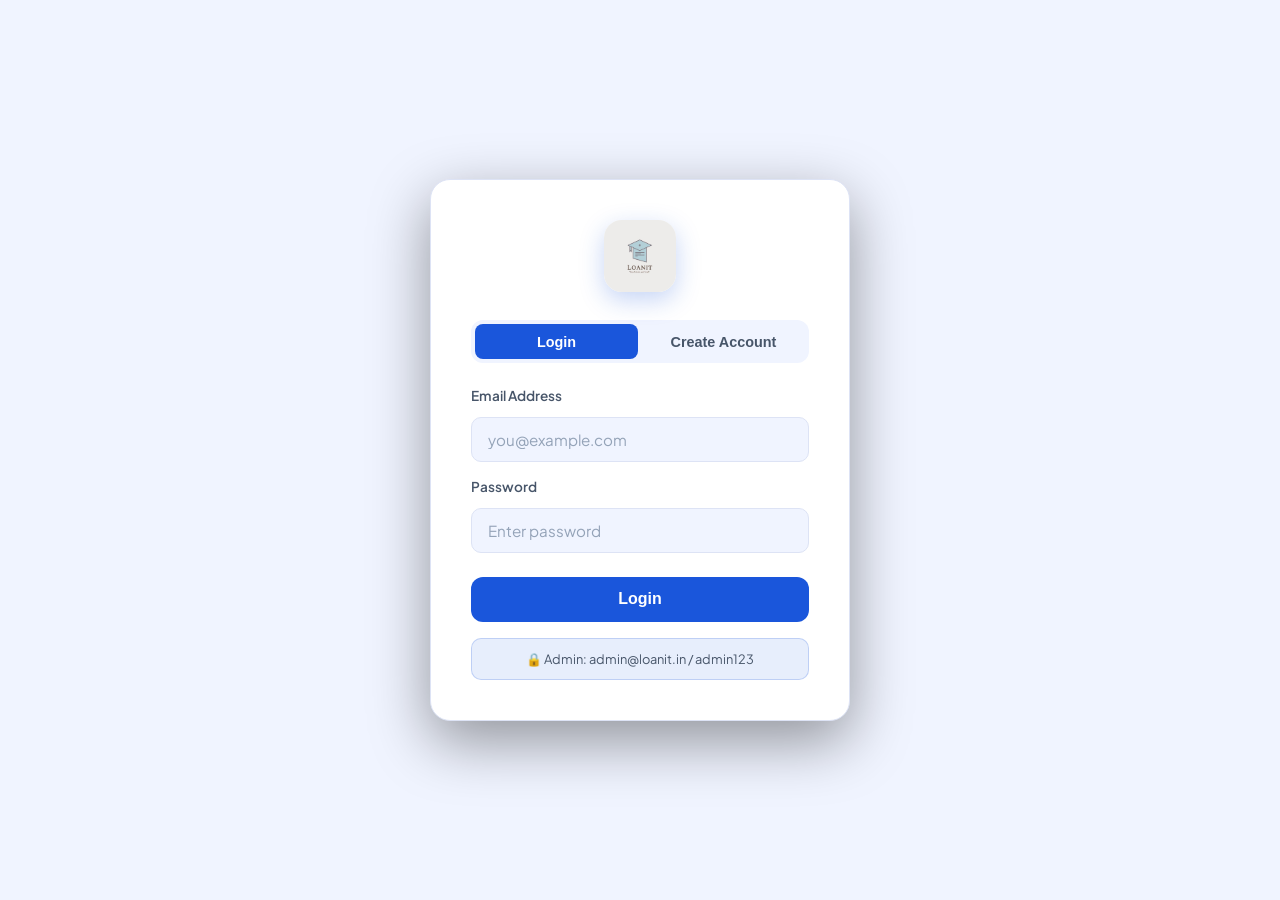
<file: register.html>
<!DOCTYPE html>
<html lang="en">
<head>
<meta charset="UTF-8"/>
<meta name="viewport" content="width=device-width, initial-scale=1.0"/>
<title>LoanIt – Apply for Loan</title>
<link rel="stylesheet" href="style.css"/>
<link rel="icon" href="logo.jpg" type="image/jpeg"/>
<style>
  .steps-bar { display:flex; align-items:center; margin-bottom:2rem; }
  .step { display:flex; flex-direction:column; align-items:center; gap:.3rem; }
  .step span { width:36px; height:36px; border-radius:50%; background:var(--bg); border:2px solid var(--border); display:flex; align-items:center; justify-content:center; font-weight:700; font-size:.9rem; color:var(--text-muted); transition:.3s; }
  .step label { font-size:.75rem; color:var(--text-muted); font-weight:600; transition:.3s; }
  .step.active span { background:var(--primary); border-color:var(--primary); color:#fff; }
  .step.active label { color:var(--primary); }
  .step.done span { background:#10b981; border-color:#10b981; color:#fff; }
  .step-line { flex:1; height:2px; background:var(--border); margin:0 .5rem; margin-bottom:1.2rem; transition:.3s; }
  .step-line.done { background:#10b981; }
  .bank-grid { display:grid; grid-template-columns:repeat(auto-fill,minmax(200px,1fr)); gap:1rem; }
  .bank-card { border:2px solid var(--border); border-radius:14px; padding:1.25rem; cursor:pointer; transition:.2s; }
  .bank-card:hover { border-color:var(--primary); background:rgba(26,86,219,0.05); }
  .bank-card.selected { border-color:var(--primary); background:rgba(26,86,219,0.08); }
  .form-grid { display:grid; grid-template-columns:1fr 1fr; gap:1rem; }
  .form-grid .full-width { grid-column:span 2; }
  textarea { width:100%; padding:.75rem 1rem; background:var(--bg); border:1.5px solid var(--border); border-radius:10px; color:var(--text); font-size:.95rem; box-sizing:border-box; resize:vertical; font-family:inherit; }
  select { width:100%; padding:.75rem 1rem; background:var(--bg); border:1.5px solid var(--border); border-radius:10px; color:var(--text); font-size:.95rem; box-sizing:border-box; }
  @media(max-width:600px) { .form-grid { grid-template-columns:1fr; } .form-grid .full-width { grid-column:span 1; } }
</style>
</head>
<body>
<div class="app-layout">
  <aside class="sidebar">
    <a href="index.html" class="nav-brand" style="display:flex;align-items:center;gap:0.6rem">
      <img src="logo.jpg" class="nav-logo-img" alt="LoanIt"/>
    </a>
    <nav class="nav-links">
      <a href="dashboard.html" class="nav-item"><span class="nav-icon">📊</span><span>Dashboard</span></a>
      <a href="register.html" class="nav-item active"><span class="nav-icon">📝</span><span>Apply for Loan</span></a>
      <a href="compare.html" class="nav-item"><span class="nav-icon">⚖️</span><span>Compare Banks</span></a>
      <a href="upload.html" class="nav-item"><span class="nav-icon">📁</span><span>Documents</span></a>
      <a href="emi.html" class="nav-item"><span class="nav-icon">🧮</span><span>EMI Calculator</span></a>
      <a href="eligibility.html" class="nav-item"><span class="nav-icon">✅</span><span>Check Eligibility</span></a>
      <a href="chatbot.html" class="nav-item"><span class="nav-icon">🤖</span><span>AI Assistant</span></a>
    </nav>
    <div class="nav-bottom">
      <button onclick="doLogout()" class="nav-item" style="width:100%;border:none;background:none;cursor:pointer;text-align:left;">
        <span class="nav-icon">🚪</span><span>Logout</span>
      </button>
    </div>
  </aside>

  <main class="main-content">
    <div class="page-header">
      <div>
        <h1 class="page-title">Apply for Education Loan</h1>
        <p class="page-subtitle">Complete all 4 steps to submit your application</p>
      </div>
    </div>

    <!-- Progress Steps -->
    <div class="steps-bar">
      <div class="step active" id="stepDot1"><span>1</span><label>Personal</label></div>
      <div class="step-line" id="line1"></div>
      <div class="step" id="stepDot2"><span>2</span><label>Academic</label></div>
      <div class="step-line" id="line2"></div>
      <div class="step" id="stepDot3"><span>3</span><label>Bank</label></div>
      <div class="step-line" id="line3"></div>
      <div class="step" id="stepDot4"><span>4</span><label>Review</label></div>
    </div>

    <!-- Step 1: Personal Info -->
    <div class="card step-card" id="step1">
      <h2 class="card-title">Personal Information</h2>
      <div class="form-grid">
        <div class="form-group"><label>Full Name *</label><input type="text" id="fullName" placeholder="As per Aadhaar"/></div>
        <div class="form-group"><label>Date of Birth</label><input type="date" id="dob"/></div>
        <div class="form-group"><label>Mobile Number *</label><input type="tel" id="mobile" placeholder="10-digit mobile" maxlength="10"/></div>
        <div class="form-group"><label>Email Address *</label><input type="email" id="email" placeholder="your@email.com"/></div>
        <div class="form-group"><label>PAN Number</label><input type="text" id="pan" placeholder="ABCDE1234F" maxlength="10" style="text-transform:uppercase"/></div>
        <div class="form-group"><label>Aadhaar Number</label><input type="text" id="aadhaar" placeholder="XXXX XXXX XXXX" maxlength="14"/></div>
        <div class="form-group full-width"><label>Permanent Address</label><textarea id="address" rows="2" placeholder="Full address with PIN code"></textarea></div>
      </div>
      <div style="text-align:right;margin-top:1rem">
        <button class="btn btn-primary" onclick="goToStep(2)">Next: Academic Details →</button>
      </div>
    </div>

    <!-- Step 2: Academic Info -->
    <div class="card step-card" id="step2" style="display:none">
      <h2 class="card-title">Academic Information</h2>
      <div class="form-grid">
        <div class="form-group"><label>Course Name *</label><input type="text" id="course" placeholder="e.g. B.Tech Computer Science"/></div>
        <div class="form-group"><label>College / University *</label><input type="text" id="college" placeholder="Full institution name"/></div>
        <div class="form-group"><label>Course Duration</label>
          <select id="duration"><option value="1">1 Year</option><option value="2">2 Years</option><option value="3">3 Years</option><option value="4" selected>4 Years</option><option value="5">5 Years</option></select>
        </div>
        <div class="form-group"><label>Admission Year</label>
          <select id="admYear"><option>2023</option><option>2024</option><option selected>2025</option><option>2026</option></select>
        </div>
        <div class="form-group"><label>Loan Amount Required (₹) *</label><input type="number" id="loanAmt" placeholder="e.g. 500000" min="50000" max="5000000"/></div>
        <div class="form-group"><label>12th % / CGPA</label><input type="text" id="marks" placeholder="e.g. 85% or 8.5 CGPA"/></div>
        <div class="form-group"><label>Co-applicant Name</label><input type="text" id="coApp" placeholder="Parent / Guardian name"/></div>
        <div class="form-group"><label>Co-applicant Annual Income (₹)</label><input type="number" id="coIncome" placeholder="e.g. 600000"/></div>
      </div>
      <div style="display:flex;justify-content:space-between;margin-top:1rem">
        <button class="btn btn-outline" onclick="goToStep(1)">← Back</button>
        <button class="btn btn-primary" onclick="goToStep(3)">Next: Choose Bank →</button>
      </div>
    </div>

    <!-- Step 3: Bank Selection -->
    <div class="card step-card" id="step3" style="display:none">
      <h2 class="card-title">Choose Your Bank</h2>
      <p style="color:var(--text-muted);margin-bottom:1.5rem">Select the bank you want to apply with.</p>
      <div id="bankCards" class="bank-grid"></div>
      <div id="selectedBankInfo" style="display:none;margin-top:1.5rem;padding:1rem;background:rgba(16,185,129,0.1);border:1px solid #10b981;border-radius:12px"></div>
      <div style="display:flex;justify-content:space-between;margin-top:1.5rem">
        <button class="btn btn-outline" onclick="goToStep(2)">← Back</button>
        <button class="btn btn-primary" onclick="goToStep(4)">Next: Review →</button>
      </div>
    </div>

    <!-- Step 4: Review & Submit -->
    <div class="card step-card" id="step4" style="display:none">
      <h2 class="card-title">Review & Submit</h2>
      <div id="reviewContent"></div>
      <div id="submitMsg" style="display:none;text-align:center;padding:2rem">
        <div style="font-size:3rem">✅</div>
        <h3 style="color:#10b981;margin:.5rem 0">Application Submitted!</h3>
        <p style="color:var(--text-muted)" id="appIdText"></p>
        <a href="dashboard.html" class="btn btn-primary" style="margin-top:1rem;display:inline-block">Go to Dashboard</a>
      </div>
      <div id="submitActions" style="display:flex;justify-content:space-between;margin-top:1.5rem">
        <button class="btn btn-outline" onclick="goToStep(3)">← Back</button>
        <button class="btn btn-primary" onclick="submitApp()">Submit Application 🚀</button>
      </div>
    </div>
  </main>
</div>

<script src="app.js"></script>
<script>
  // Auth guard
  if (!isLoggedIn()) window.location.href = 'login.html';

  function doLogout() { logout(); }

  const BANKS_LIST = [
    { id:'sbi',   name:'State Bank of India',  rate:'8.15%', max:'₹15L', icon:'🏦', color:'#1a56db', processing:'Nil',  tenure:'15 years' },
    { id:'bob',   name:'Bank of Baroda',        rate:'8.35%', max:'₹80L', icon:'🏛️', color:'#f59e0b', processing:'Nil',  tenure:'15 years' },
    { id:'union', name:'Union Bank',            rate:'8.05%', max:'₹20L', icon:'🤝', color:'#8b5cf6', processing:'Nil',  tenure:'15 years' },
    { id:'pnb',   name:'Punjab National Bank',  rate:'8.45%', max:'₹15L', icon:'🌟', color:'#10b981', processing:'Nil',  tenure:'15 years' },
    { id:'hdfc',  name:'HDFC Bank',             rate:'9.50%', max:'₹20L', icon:'💎', color:'#ef4444', processing:'1%',   tenure:'15 years' },
    { id:'axis',  name:'Axis Bank',             rate:'13.70%',max:'₹40L', icon:'⚡', color:'#6366f1', processing:'1.5%', tenure:'20 years' },
  ];

  let selectedBank = null;
  let currentStep = 1;

  // Render bank cards
  function renderBankCards() {
    document.getElementById('bankCards').innerHTML = BANKS_LIST.map(b => `
      <div class="bank-card" id="bc_${b.id}" onclick="selectBank('${b.id}')">
        <div style="font-size:2rem;margin-bottom:.5rem">${b.icon}</div>
        <div style="font-weight:700;font-size:1rem">${b.name}</div>
        <div style="color:var(--text-muted);font-size:.82rem;margin:.4rem 0">Interest: <strong style="color:${b.color}">${b.rate}</strong></div>
        <div style="color:var(--text-muted);font-size:.8rem">Max: ${b.max} | ${b.tenure}</div>
        <div style="color:var(--text-muted);font-size:.8rem">Processing: ${b.processing}</div>
      </div>`).join('');
  }

  function selectBank(id) {
    selectedBank = BANKS_LIST.find(b => b.id === id);
    document.querySelectorAll('.bank-card').forEach(c => c.classList.remove('selected'));
    document.getElementById('bc_' + id).classList.add('selected');
    const info = document.getElementById('selectedBankInfo');
    info.style.display = 'block';
    info.innerHTML = `<strong style="color:#10b981">✅ Selected: ${selectedBank.name}</strong>
      <p style="margin:.4rem 0 0;color:var(--text-muted);font-size:.9rem">Rate: ${selectedBank.rate} | Max: ${selectedBank.max} | Processing: ${selectedBank.processing}</p>`;
  }

  function validateStep(step) {
    if (step === 1) {
      const name = document.getElementById('fullName').value.trim();
      const mobile = document.getElementById('mobile').value.trim();
      const email = document.getElementById('email').value.trim();
      if (!name) { alert('Please enter your Full Name.'); return false; }
      if (!mobile || mobile.length < 10) { alert('Please enter a valid 10-digit Mobile Number.'); return false; }
      if (!email) { alert('Please enter your Email Address.'); return false; }
      return true;
    }
    if (step === 2) {
      const course = document.getElementById('course').value.trim();
      const college = document.getElementById('college').value.trim();
      const amt = document.getElementById('loanAmt').value.trim();
      if (!course) { alert('Please enter your Course Name.'); return false; }
      if (!college) { alert('Please enter your College / University.'); return false; }
      if (!amt) { alert('Please enter the Loan Amount required.'); return false; }
      return true;
    }
    if (step === 3) {
      if (!selectedBank) { alert('Please select a bank to continue.'); return false; }
      return true;
    }
    return true;
  }

  function goToStep(target) {
    const from = currentStep;
    // Validate current step before going forward
    if (target > from && !validateStep(from)) return;
    // If going to review, build it
    if (target === 4) buildReview();

    document.getElementById('step' + from).style.display = 'none';
    document.getElementById('step' + target).style.display = 'block';

    // Update step dots
    for (let i = 1; i <= 4; i++) {
      const dot = document.getElementById('stepDot' + i);
      dot.classList.remove('active', 'done');
      if (i < target) dot.classList.add('done');
      if (i === target) dot.classList.add('active');
    }
    // Update lines
    for (let i = 1; i <= 3; i++) {
      const line = document.getElementById('line' + i);
      line.classList.toggle('done', i < target);
    }
    currentStep = target;
    window.scrollTo(0, 0);
  }

  function buildReview() {
    const v = id => document.getElementById(id).value || '—';
    document.getElementById('reviewContent').innerHTML = `
      <div style="display:grid;grid-template-columns:1fr 1fr;gap:1rem">
        <div class="card" style="padding:1rem">
          <h4 style="color:var(--primary);margin-bottom:.75rem">👤 Personal Details</h4>
          <p><strong>Name:</strong> ${v('fullName')}</p>
          <p><strong>Mobile:</strong> ${v('mobile')}</p>
          <p><strong>Email:</strong> ${v('email')}</p>
          <p><strong>PAN:</strong> ${v('pan')}</p>
          <p><strong>Aadhaar:</strong> ${v('aadhaar')}</p>
          <p><strong>Address:</strong> ${v('address')}</p>
        </div>
        <div class="card" style="padding:1rem">
          <h4 style="color:var(--primary);margin-bottom:.75rem">🎓 Academic Details</h4>
          <p><strong>Course:</strong> ${v('course')}</p>
          <p><strong>College:</strong> ${v('college')}</p>
          <p><strong>Duration:</strong> ${v('duration')} Years</p>
          <p><strong>Admission Year:</strong> ${v('admYear')}</p>
          <p><strong>Loan Amount:</strong> ₹${Number(v('loanAmt')).toLocaleString('en-IN')}</p>
          <p><strong>Marks:</strong> ${v('marks')}</p>
          <p><strong>Co-applicant:</strong> ${v('coApp')}</p>
          <p><strong>Co-applicant Income:</strong> ${v('coIncome') !== '—' ? '₹' + Number(v('coIncome')).toLocaleString('en-IN') : '—'}</p>
        </div>
        <div class="card" style="padding:1rem;grid-column:span 2">
          <h4 style="color:var(--primary);margin-bottom:.75rem">🏦 Selected Bank</h4>
          <p><strong>${selectedBank.name}</strong> — Rate: ${selectedBank.rate} | Max: ${selectedBank.max} | Processing: ${selectedBank.processing} | Tenure: ${selectedBank.tenure}</p>
        </div>
      </div>`;
  }

  function submitApp() {
    const user = getCurrentUser();
    const app = {
      userId: user ? user.id : 'guest',
      userEmail: user ? user.email : '',
      fullName: document.getElementById('fullName').value,
      dob: document.getElementById('dob').value,
      mobile: document.getElementById('mobile').value,
      email: document.getElementById('email').value,
      pan: document.getElementById('pan').value,
      aadhaar: document.getElementById('aadhaar').value,
      address: document.getElementById('address').value,
      course: document.getElementById('course').value,
      college: document.getElementById('college').value,
      duration: document.getElementById('duration').value,
      admYear: document.getElementById('admYear').value,
      loanAmount: document.getElementById('loanAmt').value,
      marks: document.getElementById('marks').value,
      coApplicant: document.getElementById('coApp').value,
      coIncome: document.getElementById('coIncome').value,
      bank: selectedBank.name,
      bankId: selectedBank.id,
      interestRate: selectedBank.rate,
    };
    const saved = addApplication(app);
    document.getElementById('submitActions').style.display = 'none';
    document.getElementById('reviewContent').style.display = 'none';
    document.getElementById('appIdText').textContent = 'Application ID: ' + saved.id;
    document.getElementById('submitMsg').style.display = 'block';
  }

  renderBankCards();
</script>
</body>
</html>
</file>
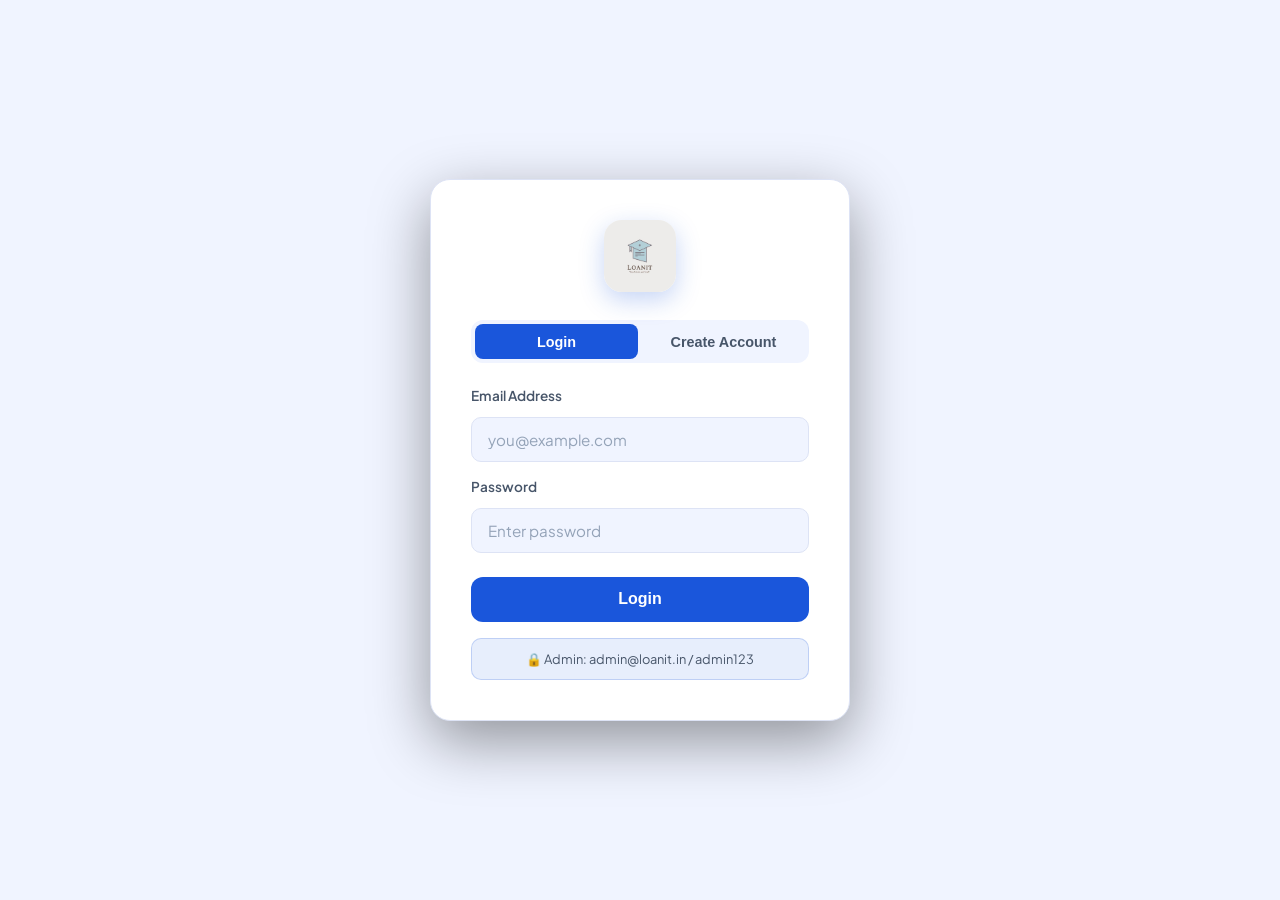
<file: upload.html>
<!DOCTYPE html>
<html lang="en">
<head>
<meta charset="UTF-8"/>
<meta name="viewport" content="width=device-width, initial-scale=1.0"/>
<title>LoanIt – Documents</title>
<link rel="stylesheet" href="style.css"/>
<link rel="icon" href="logo.jpg" type="image/jpeg"/>
<style>
  .doc-grid { display:grid; grid-template-columns:repeat(auto-fill,minmax(200px,1fr)); gap:1rem; }
  .doc-card { background:var(--surface); border:2px dashed var(--border); border-radius:14px; padding:1.5rem; text-align:center; cursor:pointer; transition:.2s; }
  .doc-card:hover { border-color:var(--primary); background:rgba(26,86,219,0.05); }
  .doc-card.uploaded { border-style:solid; border-color:#10b981; background:rgba(16,185,129,0.05); }
  .doc-icon { font-size:2rem; margin-bottom:.5rem; }
  .doc-name { font-weight:600; font-size:.9rem; margin-bottom:.25rem; }
  .doc-status { font-size:.78rem; color:var(--text-muted); }
  .doc-card.uploaded .doc-status { color:#10b981; }
</style>
</head>
<body>
<div class="app-layout">
  <aside class="sidebar">
    <a href="index.html" class="nav-brand" style="display:flex;align-items:center;gap:0.6rem">
      <img src="logo.jpg" class="nav-logo-img" alt="LoanIt"/>
    </a>
    <nav class="nav-links">
      <a href="dashboard.html" class="nav-item"><span class="nav-icon">📊</span><span>Dashboard</span></a>
      <a href="register.html" class="nav-item"><span class="nav-icon">📝</span><span>Apply for Loan</span></a>
      <a href="compare.html" class="nav-item"><span class="nav-icon">⚖️</span><span>Compare Banks</span></a>
      <a href="upload.html" class="nav-item active"><span class="nav-icon">📁</span><span>Documents</span></a>
      <a href="emi.html" class="nav-item"><span class="nav-icon">🧮</span><span>EMI Calculator</span></a>
      <a href="eligibility.html" class="nav-item"><span class="nav-icon">✅</span><span>Check Eligibility</span></a>
      <a href="chatbot.html" class="nav-item"><span class="nav-icon">🤖</span><span>AI Assistant</span></a>
    </nav>
    <div class="nav-bottom">
      <button onclick="doLogout()" class="nav-item" style="width:100%;border:none;background:none;cursor:pointer;text-align:left;">
        <span class="nav-icon">🚪</span><span>Logout</span>
      </button>
    </div>
  </aside>

  <main class="main-content">
    <div class="page-header">
      <div>
        <h1 class="page-title">Document Upload</h1>
        <p class="page-subtitle">Upload required documents for your loan application</p>
      </div>
    </div>

    <div class="card" style="margin-bottom:1.5rem;padding:1rem 1.5rem;background:rgba(26,86,219,0.08);border:1px solid rgba(26,86,219,0.2)">
      <p style="color:var(--primary);font-size:.9rem;margin:0">📌 <strong>Note:</strong> Documents are saved locally in your browser. Click any card to upload a file — it will be marked as uploaded for your session.</p>
    </div>

    <div class="card">
      <h2 class="card-title">Required Documents</h2>
      <div class="doc-grid" id="docGrid"></div>
    </div>

    <div class="card" id="uploadedSection" style="display:none">
      <h2 class="card-title">Uploaded Documents</h2>
      <div id="uploadedList"></div>
    </div>
  </main>
</div>

<input type="file" id="fileInput" style="display:none" accept=".pdf,.jpg,.jpeg,.png" onchange="handleFile(event)"/>

<script src="app.js"></script>
<script>
  if (!isLoggedIn()) window.location.href = 'login.html';
  function doLogout() { logout(); }

  const DOCS = [
    { id:'aadhaar',        name:'Aadhaar Card',       icon:'🪪', desc:'Front & Back (PDF/Image)' },
    { id:'pan',            name:'PAN Card',            icon:'💳', desc:'Clear scanned copy' },
    { id:'marksheet',      name:'12th Marksheet',      icon:'📜', desc:'Official marksheet' },
    { id:'admission',      name:'Admission Letter',    icon:'🎓', desc:'From your college' },
    { id:'fee_structure',  name:'Fee Structure',       icon:'💰', desc:'College fee details' },
    { id:'income_proof',   name:'Income Proof',        icon:'📄', desc:'Co-applicant salary slip' },
    { id:'bank_statement', name:'Bank Statement',      icon:'🏦', desc:'Last 6 months' },
    { id:'photo',          name:'Passport Photo',      icon:'📸', desc:'Recent photograph' },
  ];

  const user = getCurrentUser();
  const storageKey = 'docs_' + (user ? user.id : 'guest');
  let uploadedDocs = DB.get(storageKey) || [];
  let currentDocId = null;

  function renderDocGrid() {
    document.getElementById('docGrid').innerHTML = DOCS.map(d => {
      const up = uploadedDocs.find(u => u.docId === d.id);
      return `<div class="doc-card ${up ? 'uploaded' : ''}" onclick="triggerUpload('${d.id}')">
        <div class="doc-icon">${d.icon}</div>
        <div class="doc-name">${d.name}</div>
        <div class="doc-status">${up ? '✅ Uploaded' : d.desc}</div>
        ${up ? `<div style="margin-top:.5rem;font-size:.75rem;color:var(--text-muted)">${up.fileName}</div>` : '<div style="margin-top:.75rem;font-size:.8rem;color:var(--primary)">Click to upload</div>'}
      </div>`;
    }).join('');
  }

  function renderUploadedList() {
    if (!uploadedDocs.length) {
      document.getElementById('uploadedSection').style.display = 'none';
      return;
    }
    document.getElementById('uploadedSection').style.display = 'block';
    document.getElementById('uploadedList').innerHTML = `
      <table style="width:100%;border-collapse:collapse">
        <thead><tr style="border-bottom:1px solid var(--border)">
          <th style="text-align:left;padding:.75rem;color:var(--text-muted);font-size:.85rem">Document</th>
          <th style="text-align:left;padding:.75rem;color:var(--text-muted);font-size:.85rem">File Name</th>
          <th style="text-align:left;padding:.75rem;color:var(--text-muted);font-size:.85rem">Size</th>
          <th style="text-align:left;padding:.75rem;color:var(--text-muted);font-size:.85rem">Uploaded</th>
          <th style="text-align:left;padding:.75rem;color:var(--text-muted);font-size:.85rem">Status</th>
          <th style="text-align:left;padding:.75rem;color:var(--text-muted);font-size:.85rem">Action</th>
        </tr></thead>
        <tbody>${uploadedDocs.map(d => `
          <tr style="border-bottom:1px solid var(--border)">
            <td style="padding:.75rem;font-weight:600">${d.docName}</td>
            <td style="padding:.75rem;color:var(--text-muted);font-size:.9rem">${d.fileName}</td>
            <td style="padding:.75rem;font-size:.9rem">${(d.fileSize / 1024).toFixed(1)} KB</td>
            <td style="padding:.75rem;font-size:.85rem;color:var(--text-muted)">${new Date(d.uploadedAt).toLocaleDateString('en-IN',{day:'2-digit',month:'short',year:'numeric'})}</td>
            <td style="padding:.75rem"><span style="background:rgba(16,185,129,0.15);color:#10b981;padding:.2rem .6rem;border-radius:99px;font-size:.8rem;font-weight:700">✅ Saved</span></td>
            <td style="padding:.75rem">
              <button onclick="removeDoc('${d.docId}')" style="padding:.3rem .7rem;background:rgba(239,68,68,0.1);color:#ef4444;border:1px solid rgba(239,68,68,0.3);border-radius:8px;cursor:pointer;font-size:.8rem">Remove</button>
            </td>
          </tr>`).join('')}
        </tbody>
      </table>`;
  }

  function triggerUpload(docId) {
    currentDocId = docId;
    document.getElementById('fileInput').click();
  }

  function handleFile(e) {
    const file = e.target.files[0];
    if (!file || !currentDocId) return;
    const docMeta = DOCS.find(d => d.id === currentDocId);

    // Remove existing entry for this doc type if re-uploading
    uploadedDocs = uploadedDocs.filter(d => d.docId !== currentDocId);

    uploadedDocs.push({
      docId: currentDocId,
      docName: docMeta.name,
      fileName: file.name,
      fileSize: file.size,
      fileType: file.type,
      uploadedAt: new Date().toISOString(),
    });

    DB.set(storageKey, uploadedDocs);
    renderDocGrid();
    renderUploadedList();
    showToast(docMeta.name + ' uploaded successfully!', 'success');
    e.target.value = '';
  }

  function removeDoc(docId) {
    uploadedDocs = uploadedDocs.filter(d => d.docId !== docId);
    DB.set(storageKey, uploadedDocs);
    renderDocGrid();
    renderUploadedList();
    showToast('Document removed.', 'info');
  }

  renderDocGrid();
  renderUploadedList();
</script>
</body>
</html>
</file>
<file: style.css>
@import url('https://fonts.googleapis.com/css2?family=Plus+Jakarta+Sans:wght@300;400;500;600;700;800&family=JetBrains+Mono:wght@400;500&display=swap');

:root {
  --bg: #f0f4ff;
  --bg2: #e8eeff;
  --surface: #ffffff;
  --surface2: #f7f9ff;
  --border: #dde3f5;
  --border2: #c8d2f0;
  --navy: #0a1628;
  --blue: #1a56db;
  --blue2: #1e40af;
  --blue-light: #3b82f6;
  --blue-pale: #eff6ff;
  --cyan: #0ea5e9;
  --green: #10b981;
  --green-pale: #ecfdf5;
  --orange: #f59e0b;
  --orange-pale: #fffbeb;
  --red: #ef4444;
  --red-pale: #fef2f2;
  --text: #0f172a;
  --text2: #475569;
  --text3: #94a3b8;
  --radius: 16px;
  --radius-sm: 10px;
  --shadow: 0 1px 3px rgba(0,0,0,0.06), 0 4px 16px rgba(26,86,219,0.07);
  --shadow-lg: 0 8px 32px rgba(26,86,219,0.14), 0 2px 8px rgba(0,0,0,0.06);
  --shadow-xl: 0 20px 60px rgba(26,86,219,0.18), 0 4px 16px rgba(0,0,0,0.08);
  --primary: #1a56db;
  --text-muted: #475569;
}

* { margin: 0; padding: 0; box-sizing: border-box; }

body {
  font-family: 'Plus Jakarta Sans', sans-serif;
  background: var(--bg);
  color: var(--text);
  min-height: 100vh;
  overflow-x: hidden;
}

/* ── NAVBAR ── */
.navbar {
  position: fixed; top: 0; left: 0; right: 0;
  background: rgba(255,255,255,0.92);
  backdrop-filter: blur(20px);
  border-bottom: 1px solid var(--border);
  z-index: 1000; padding: 0 2rem; height: 72px;
  display: flex; align-items: center; justify-content: space-between;
}
.nav-brand { display: flex; align-items: center; gap: 0.6rem; text-decoration: none; }
.nav-logo { display: none; }
.nav-brand img { height: 52px; width: auto; object-fit: contain; }
.nav-name { font-size: 1.2rem; font-weight: 800; color: var(--navy); }
.nav-name span { color: var(--blue); }
.nav-links { display: flex; align-items: center; gap: 0.25rem; }
.nav-link {
  padding: 0.5rem 0.9rem; border-radius: 8px;
  text-decoration: none; color: var(--text2);
  font-size: 0.88rem; font-weight: 500; transition: all 0.2s;
}
.nav-link:hover { background: var(--blue-pale); color: var(--blue); }
.nav-link.active { background: var(--blue-pale); color: var(--blue); font-weight: 600; }
.nav-actions { display: flex; gap: 0.6rem; align-items: center; }

/* ── SIDEBAR NAV ITEMS (Firebase pages) ── */
.nav-item {
  display: flex; align-items: center; gap: 0.75rem;
  padding: 0.65rem 0.75rem; border-radius: var(--radius-sm);
  text-decoration: none; color: var(--text2);
  font-size: 0.88rem; font-weight: 500; transition: all 0.2s;
  cursor: pointer; border: none; background: none; width: 100%;
  font-family: 'Plus Jakarta Sans', sans-serif;
}
.nav-item:hover { background: var(--blue-pale); color: var(--blue); }
.nav-item.active { background: var(--blue-pale); color: var(--blue); font-weight: 600; }
.nav-icon { font-size: 1.1rem; width: 20px; text-align: center; }
.nav-logo-img { height: 44px; width: auto; object-fit: contain; }
.nav-bottom { margin-top: auto; padding-top: 1rem; border-top: 1px solid var(--border); }

/* ── BUTTONS ── */
.btn {
  display: inline-flex; align-items: center; gap: 0.4rem;
  padding: 0.6rem 1.2rem; border-radius: var(--radius-sm);
  font-family: 'Plus Jakarta Sans', sans-serif;
  font-size: 0.88rem; font-weight: 600;
  cursor: pointer; transition: all 0.2s ease;
  text-decoration: none; border: none;
}
.btn-primary { background: linear-gradient(135deg, var(--blue), var(--blue-light)); color: white; box-shadow: 0 4px 16px rgba(26,86,219,0.35); }
.btn-primary:hover { transform: translateY(-2px); box-shadow: 0 8px 24px rgba(26,86,219,0.45); }
.btn-outline { background: transparent; color: var(--blue); border: 1.5px solid var(--blue); }
.btn-outline:hover { background: var(--blue-pale); }
.btn-ghost { background: var(--surface2); color: var(--text2); border: 1px solid var(--border); }
.btn-ghost:hover { background: var(--border); color: var(--text); }
.btn-green { background: linear-gradient(135deg, var(--green), #059669); color: white; box-shadow: 0 4px 16px rgba(16,185,129,0.3); }
.btn-green:hover { transform: translateY(-2px); box-shadow: 0 8px 24px rgba(16,185,129,0.4); }
.btn-lg { padding: 0.85rem 1.8rem; font-size: 0.95rem; border-radius: var(--radius-sm); }
.btn-sm { padding: 0.4rem 0.85rem; font-size: 0.8rem; }
.btn-full { width: 100%; justify-content: center; }

/* ── CARDS ── */
.card {
  background: var(--surface); border: 1px solid var(--border);
  border-radius: var(--radius); padding: 1.5rem;
  box-shadow: var(--shadow); margin-bottom: 1.5rem;
}
.card-title { font-size: 1rem; font-weight: 700; color: var(--text); margin-bottom: 1rem; }
.card-header { display: flex; align-items: center; justify-content: space-between; margin-bottom: 1rem; }

/* ── BADGES ── */
.badge {
  display: inline-flex; align-items: center; gap: 0.3rem;
  padding: 0.25rem 0.7rem; border-radius: 99px;
  font-size: 0.72rem; font-weight: 700;
  font-family: 'JetBrains Mono', monospace;
  text-transform: uppercase; letter-spacing: 0.5px;
}
.badge-blue   { background: var(--blue-pale);   color: var(--blue);  border: 1px solid rgba(26,86,219,0.2); }
.badge-green  { background: var(--green-pale);  color: var(--green); border: 1px solid rgba(16,185,129,0.2); }
.badge-orange { background: var(--orange-pale); color: #d97706;      border: 1px solid rgba(245,158,11,0.2); }
.badge-red    { background: var(--red-pale);    color: var(--red);   border: 1px solid rgba(239,68,68,0.2); }
.badge-gray   { background: #f1f5f9;            color: #64748b;      border: 1px solid #e2e8f0; }

/* ── FORMS ── */
.form-group { display: flex; flex-direction: column; gap: 0.4rem; margin-bottom: 1rem; }
.form-group label { font-size: 0.82rem; font-weight: 600; color: var(--text2); }
.form-label { font-size: 0.82rem; font-weight: 600; color: var(--text2); }
.form-input, .form-select, .form-textarea,
.form-group input, .form-group select, .form-group textarea {
  background: var(--surface2); border: 1.5px solid var(--border);
  border-radius: var(--radius-sm); padding: 0.7rem 1rem;
  color: var(--text); font-family: 'Plus Jakarta Sans', sans-serif;
  font-size: 0.9rem; outline: none; transition: all 0.2s; width: 100%;
}
.form-input:focus, .form-select:focus, .form-textarea:focus,
.form-group input:focus, .form-group select:focus, .form-group textarea:focus {
  border-color: var(--blue); background: white;
  box-shadow: 0 0 0 3px rgba(26,86,219,0.1);
}
.form-input::placeholder, .form-group input::placeholder { color: var(--text3); }
.form-row   { display: grid; grid-template-columns: 1fr 1fr; gap: 1rem; }
.form-row-3 { display: grid; grid-template-columns: 1fr 1fr 1fr; gap: 1rem; }
.form-grid  { display: grid; grid-template-columns: 1fr 1fr; gap: 1rem; }
.form-grid .full-width { grid-column: span 2; }

/* ── PROGRESS STEPS ── */
.steps { display: flex; align-items: center; margin-bottom: 2rem; }
.step { display: flex; align-items: center; flex: 1; }
.step-circle {
  width: 36px; height: 36px; border-radius: 50%;
  display: flex; align-items: center; justify-content: center;
  font-size: 0.82rem; font-weight: 700; flex-shrink: 0; z-index: 1;
  border: 2px solid var(--border); background: white; color: var(--text3); transition: all 0.3s;
}
.step.active .step-circle { background: var(--blue); border-color: var(--blue); color: white; box-shadow: 0 4px 12px rgba(26,86,219,0.4); }
.step.done .step-circle   { background: var(--green); border-color: var(--green); color: white; }
.step-label { font-size: 0.72rem; font-weight: 600; color: var(--text3); margin-top: 0.4rem; text-align: center; }
.step.active .step-label { color: var(--blue); }
.step.done .step-label   { color: var(--green); }
.step-line { flex: 1; height: 2px; background: var(--border); margin: 0 -1px; position: relative; top: -8px; }
.step.done .step-line { background: var(--green); }

/* steps-bar (register page alias) */
.steps-bar { display: flex; align-items: center; margin-bottom: 2rem; }
.steps-bar .step { display: flex; flex-direction: column; align-items: center; flex: 1; }
.steps-bar .step span {
  width: 36px; height: 36px; border-radius: 50%;
  display: flex; align-items: center; justify-content: center;
  font-size: 0.85rem; font-weight: 700;
  border: 2px solid var(--border); background: white; color: var(--text3); transition: all 0.3s;
}
.steps-bar .step label { font-size: 0.72rem; font-weight: 600; color: var(--text3); margin-top: 0.4rem; cursor: default; }
.steps-bar .step.active span  { background: var(--blue); border-color: var(--blue); color: white; box-shadow: 0 4px 12px rgba(26,86,219,0.4); }
.steps-bar .step.active label { color: var(--blue); }
.steps-bar .step-line { flex: 1; height: 2px; background: var(--border); position: relative; top: -10px; }

/* ── TABLE ── */
.table-wrapper { overflow-x: auto; }
table { width: 100%; border-collapse: collapse; }
th {
  text-align: left; padding: 0.75rem 1rem;
  font-size: 0.72rem; font-weight: 700; color: var(--text3);
  text-transform: uppercase; letter-spacing: 1px;
  border-bottom: 1px solid var(--border); background: var(--surface2);
}
td { padding: 0.9rem 1rem; font-size: 0.88rem; border-bottom: 1px solid var(--border2); }
tbody tr:hover { background: var(--blue-pale); }
tbody tr:last-child td { border-bottom: none; }

/* ── STAT CARDS ── */
.stats-grid { display: grid; grid-template-columns: repeat(4,1fr); gap: 1.25rem; margin-bottom: 1.5rem; }
.stat-card {
  background: white; border: 1px solid var(--border);
  border-radius: var(--radius); padding: 1.4rem;
  box-shadow: var(--shadow); position: relative; overflow: hidden;
  transition: transform 0.2s, box-shadow 0.2s;
  display: flex; align-items: center; gap: 1rem;
}
.stat-card:hover { transform: translateY(-3px); box-shadow: var(--shadow-lg); }
.stat-card::before { content: ''; position: absolute; top: 0; left: 0; right: 0; height: 3px; }
.stat-card.blue::before   { background: linear-gradient(90deg, var(--blue), var(--cyan)); }
.stat-card.green::before  { background: linear-gradient(90deg, var(--green), #34d399); }
.stat-card.yellow::before { background: linear-gradient(90deg, var(--orange), #fbbf24); }
.stat-card.orange::before { background: linear-gradient(90deg, var(--orange), #fbbf24); }
.stat-card.purple::before { background: linear-gradient(90deg, #8b5cf6, #a78bfa); }
.stat-card.red::before    { background: linear-gradient(90deg, var(--red), #f87171); }
.stat-icon { font-size: 2rem; opacity: 0.5; flex-shrink: 0; }
.stat-info { display: flex; flex-direction: column; }
.stat-info .stat-value, .stat-num { font-size: 1.9rem; font-weight: 800; color: var(--navy); letter-spacing: -1px; line-height: 1; }
.stat-info .stat-label, .stat-label { font-size: 0.78rem; color: var(--text2); margin-top: 0.25rem; }

/* ── BANK GRID ── */
.bank-grid { display: grid; grid-template-columns: repeat(auto-fill, minmax(200px,1fr)); gap: 1rem; }
.bank-card { cursor: pointer; border: 2px solid var(--border); border-radius: 14px; padding: 1.25rem; transition: all 0.2s; background: white; }
.bank-card:hover { border-color: var(--blue); background: var(--blue-pale); }

/* ── SIDEBAR LAYOUT ── */
.app-layout { display: flex; min-height: 100vh; }
.sidebar {
  width: 240px; flex-shrink: 0;
  background: white; border-right: 1px solid var(--border);
  position: fixed; top: 0; left: 0; bottom: 0;
  overflow-y: auto; padding: 1.5rem 1rem;
  display: flex; flex-direction: column;
  box-shadow: 2px 0 8px rgba(26,86,219,0.05); z-index: 100;
}
.sidebar-section { font-size: 0.68rem; font-weight: 700; color: var(--text3); text-transform: uppercase; letter-spacing: 1.5px; padding: 0.5rem 0.75rem; margin-top: 0.5rem; }
.sidebar-link {
  display: flex; align-items: center; gap: 0.75rem;
  padding: 0.65rem 0.75rem; border-radius: var(--radius-sm);
  text-decoration: none; color: var(--text2);
  font-size: 0.88rem; font-weight: 500; transition: all 0.2s;
}
.sidebar-link:hover { background: var(--blue-pale); color: var(--blue); }
.sidebar-link.active { background: var(--blue-pale); color: var(--blue); font-weight: 600; }
.sidebar-link .icon { font-size: 1.1rem; width: 20px; text-align: center; }
.main-content { margin-left: 240px; flex: 1; padding: 2rem; }

/* ── PAGE HEADER ── */
.page-header { display: flex; align-items: center; justify-content: space-between; margin-bottom: 1.75rem; }
.page-title { font-size: 1.75rem; font-weight: 800; color: var(--navy); letter-spacing: -0.5px; }
.page-sub, .page-subtitle { color: var(--text2); font-size: 0.88rem; margin-top: 0.3rem; }

/* ── MODAL ── */
.modal-overlay {
  display: none; position: fixed; inset: 0;
  background: rgba(10,22,40,0.55); backdrop-filter: blur(8px);
  z-index: 2000; align-items: center; justify-content: center;
}
.modal-overlay.open { display: flex; }
.modal { background: white; border-radius: 20px; width: 90%; max-width: 520px; box-shadow: var(--shadow-xl); animation: modalIn 0.3s cubic-bezier(0.22,1,0.36,1); overflow: hidden; }
@keyframes modalIn { from { transform: translateY(30px) scale(0.97); opacity: 0; } to { transform: none; opacity: 1; } }
.modal-header { padding: 1.5rem 1.75rem; border-bottom: 1px solid var(--border); display: flex; justify-content: space-between; align-items: center; }
.modal-title { font-size: 1.1rem; font-weight: 800; }
.modal-close { background: var(--surface2); border: 1px solid var(--border); width: 30px; height: 30px; border-radius: 8px; cursor: pointer; font-size: 0.9rem; display: flex; align-items: center; justify-content: center; transition: all 0.2s; }
.modal-close:hover { background: var(--red-pale); color: var(--red); border-color: var(--red); }
.modal-body { padding: 1.75rem; }

/* ── ALERT ── */
.alert { padding: 0.85rem 1rem; border-radius: var(--radius-sm); font-size: 0.88rem; margin-bottom: 1rem; display: flex; gap: 0.5rem; align-items: flex-start; }
.alert-info    { background: var(--blue-pale);   color: var(--blue2);  border: 1px solid rgba(26,86,219,0.2); }
.alert-success { background: var(--green-pale);  color: #065f46;       border: 1px solid rgba(16,185,129,0.2); }
.alert-warn    { background: var(--orange-pale); color: #92400e;       border: 1px solid rgba(245,158,11,0.2); }
.alert-error   { background: var(--red-pale);    color: #991b1b;       border: 1px solid rgba(239,68,68,0.2); }

/* ── SCROLLBAR ── */
::-webkit-scrollbar { width: 5px; height: 5px; }
::-webkit-scrollbar-track { background: transparent; }
::-webkit-scrollbar-thumb { background: var(--border2); border-radius: 99px; }

/* ── UTILS ── */
.grid-2 { display: grid; grid-template-columns: 1fr 1fr; gap: 1.25rem; }
.grid-3 { display: grid; grid-template-columns: 1fr 1fr 1fr; gap: 1.25rem; }
.grid-4 { display: grid; grid-template-columns: repeat(4,1fr); gap: 1.25rem; }
.flex { display: flex; }
.flex-center { display: flex; align-items: center; }
.flex-between { display: flex; align-items: center; justify-content: space-between; }
.gap-1 { gap: 0.5rem; } .gap-2 { gap: 1rem; } .gap-3 { gap: 1.5rem; }
.mt-1 { margin-top: 0.5rem; } .mt-2 { margin-top: 1rem; } .mt-3 { margin-top: 1.5rem; }
.mb-2 { margin-bottom: 1rem; } .mb-3 { margin-bottom: 1.5rem; }
.text-center { text-align: center; }
.text-muted { color: var(--text2); }
.text-sm { font-size: 0.82rem; }
.font-mono { font-family: 'JetBrains Mono', monospace; }
.hidden { display: none !important; }
.divider { height: 1px; background: var(--border); margin: 1.25rem 0; }

/* ── RESPONSIVE ── */
@media (max-width: 1024px) {
  .grid-4, .stats-grid { grid-template-columns: repeat(2,1fr); }
}
@media (max-width: 768px) {
  .sidebar { display: none; }
  .main-content { margin-left: 0; padding: 1.25rem; }
  .grid-2, .grid-3, .grid-4, .stats-grid { grid-template-columns: 1fr; }
  .form-row, .form-row-3, .form-grid { grid-template-columns: 1fr; }
  .form-grid .full-width { grid-column: span 1; }
  .navbar { padding: 0 1rem; }
}
</file>
